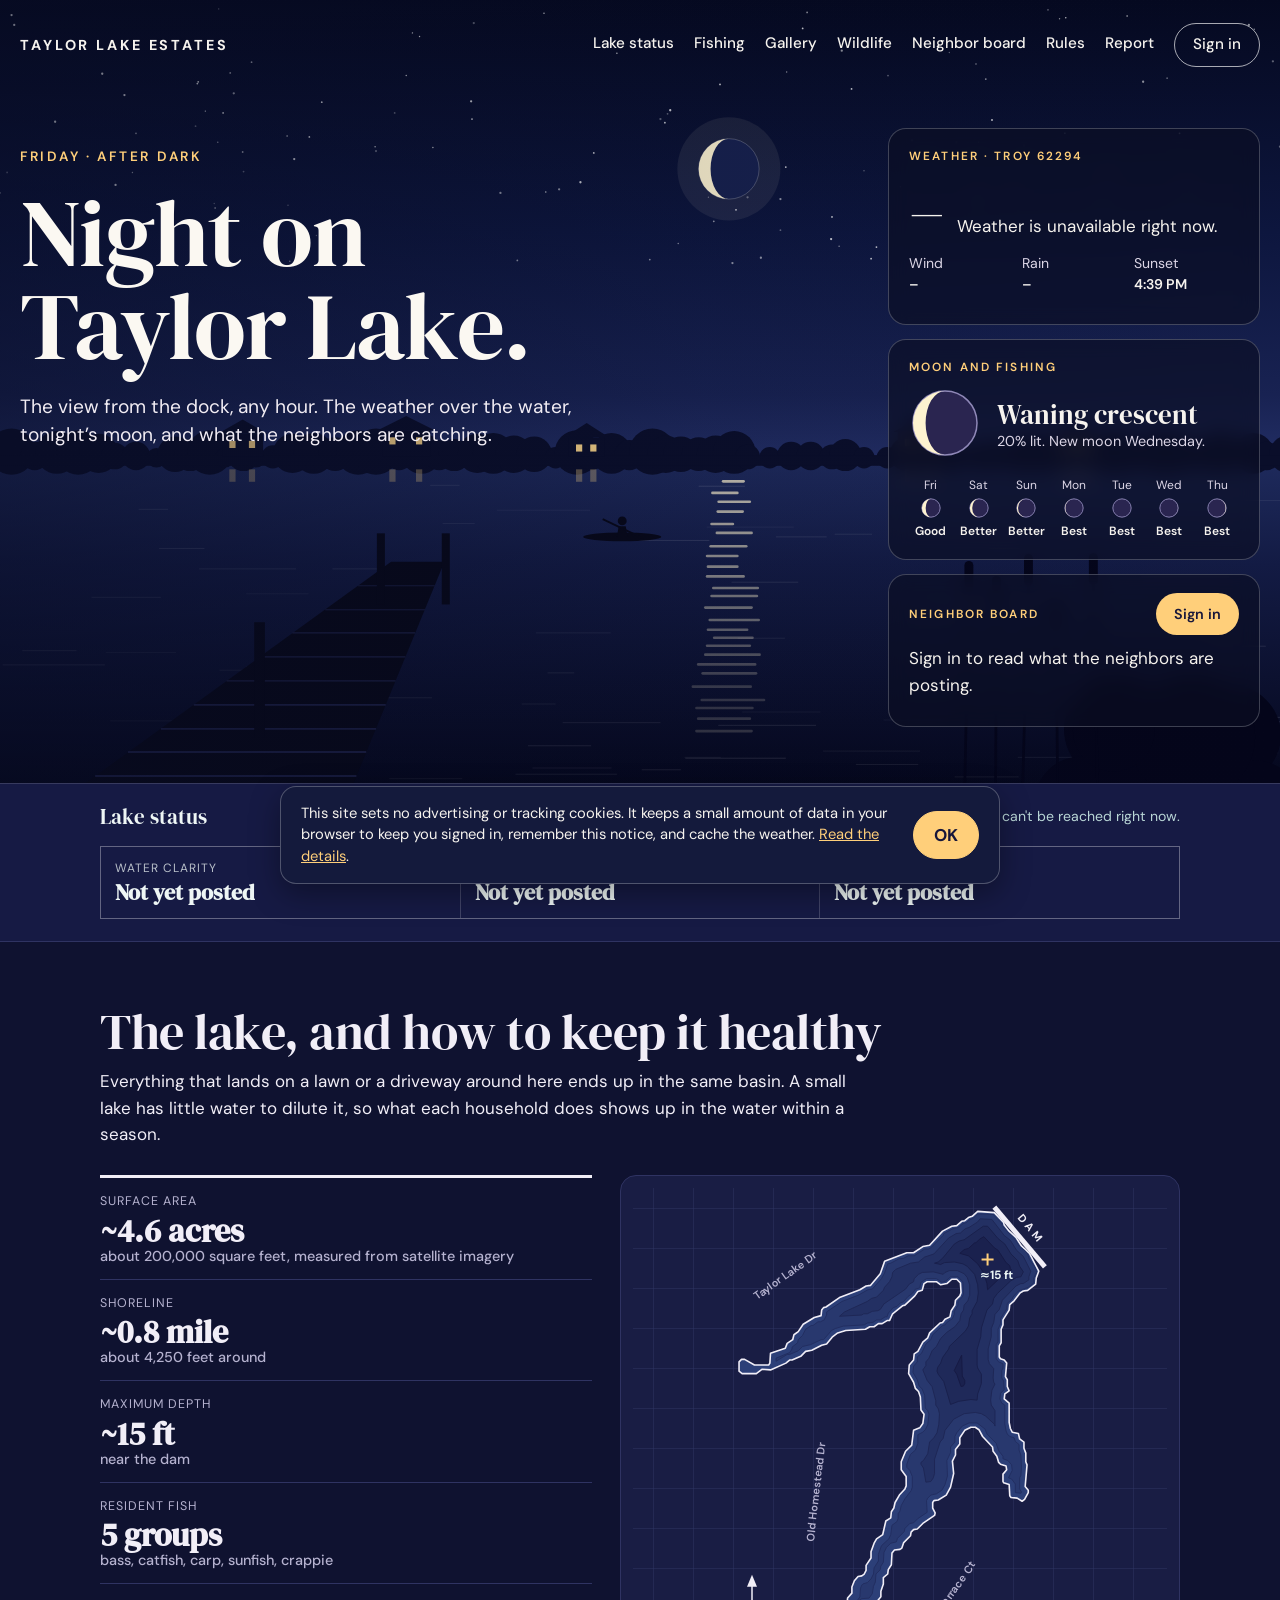
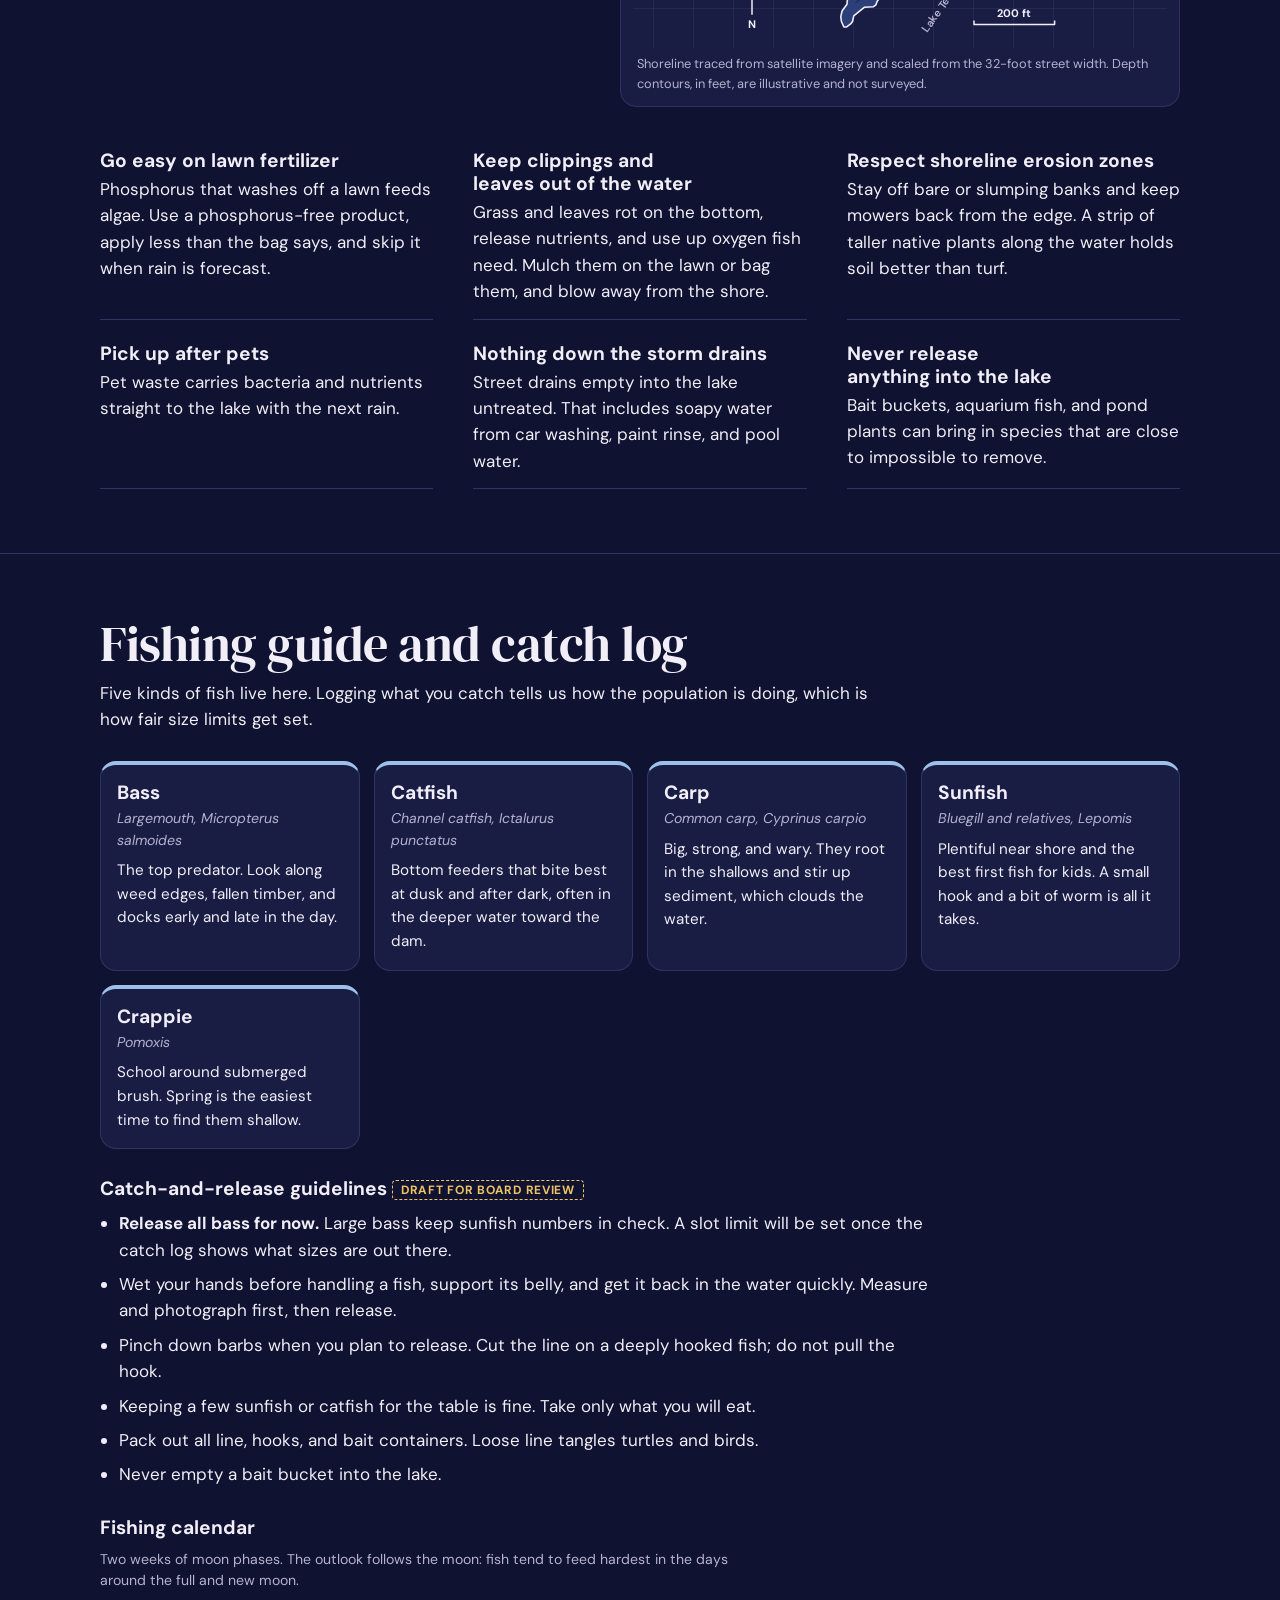
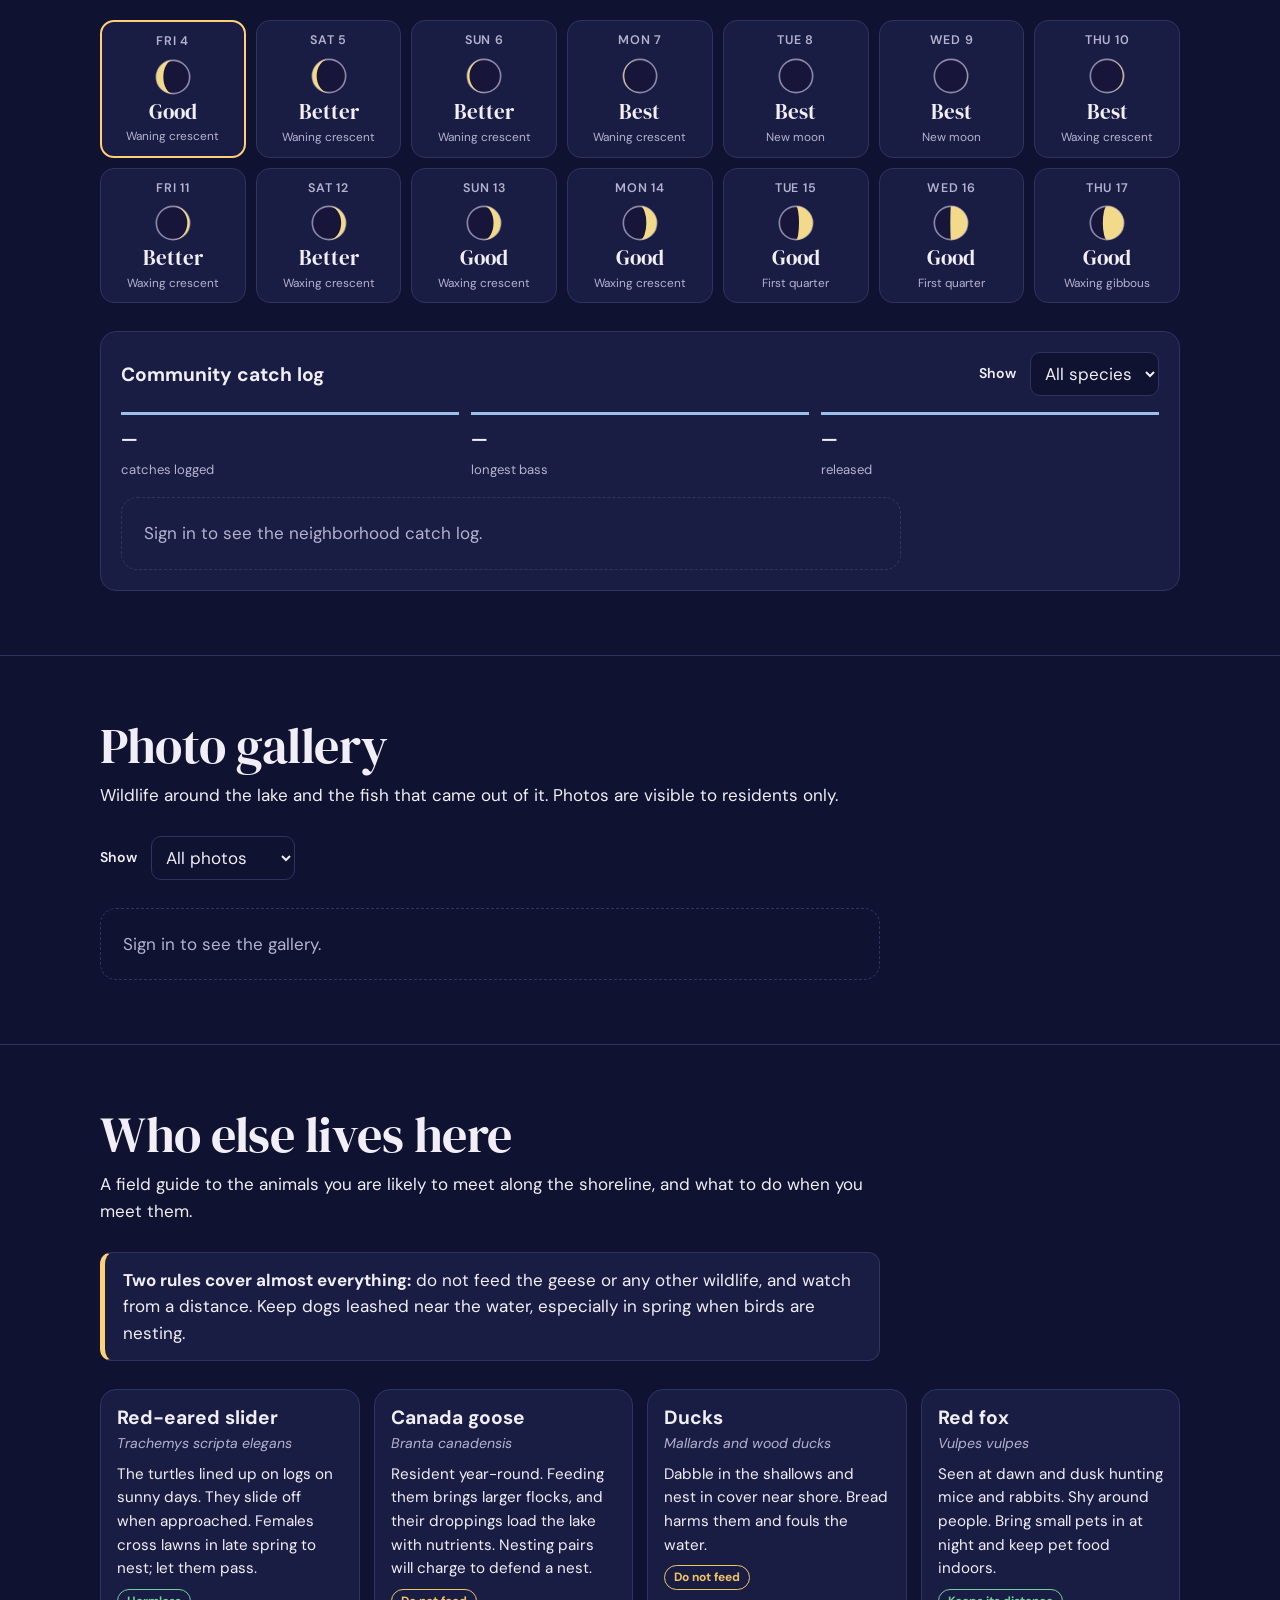
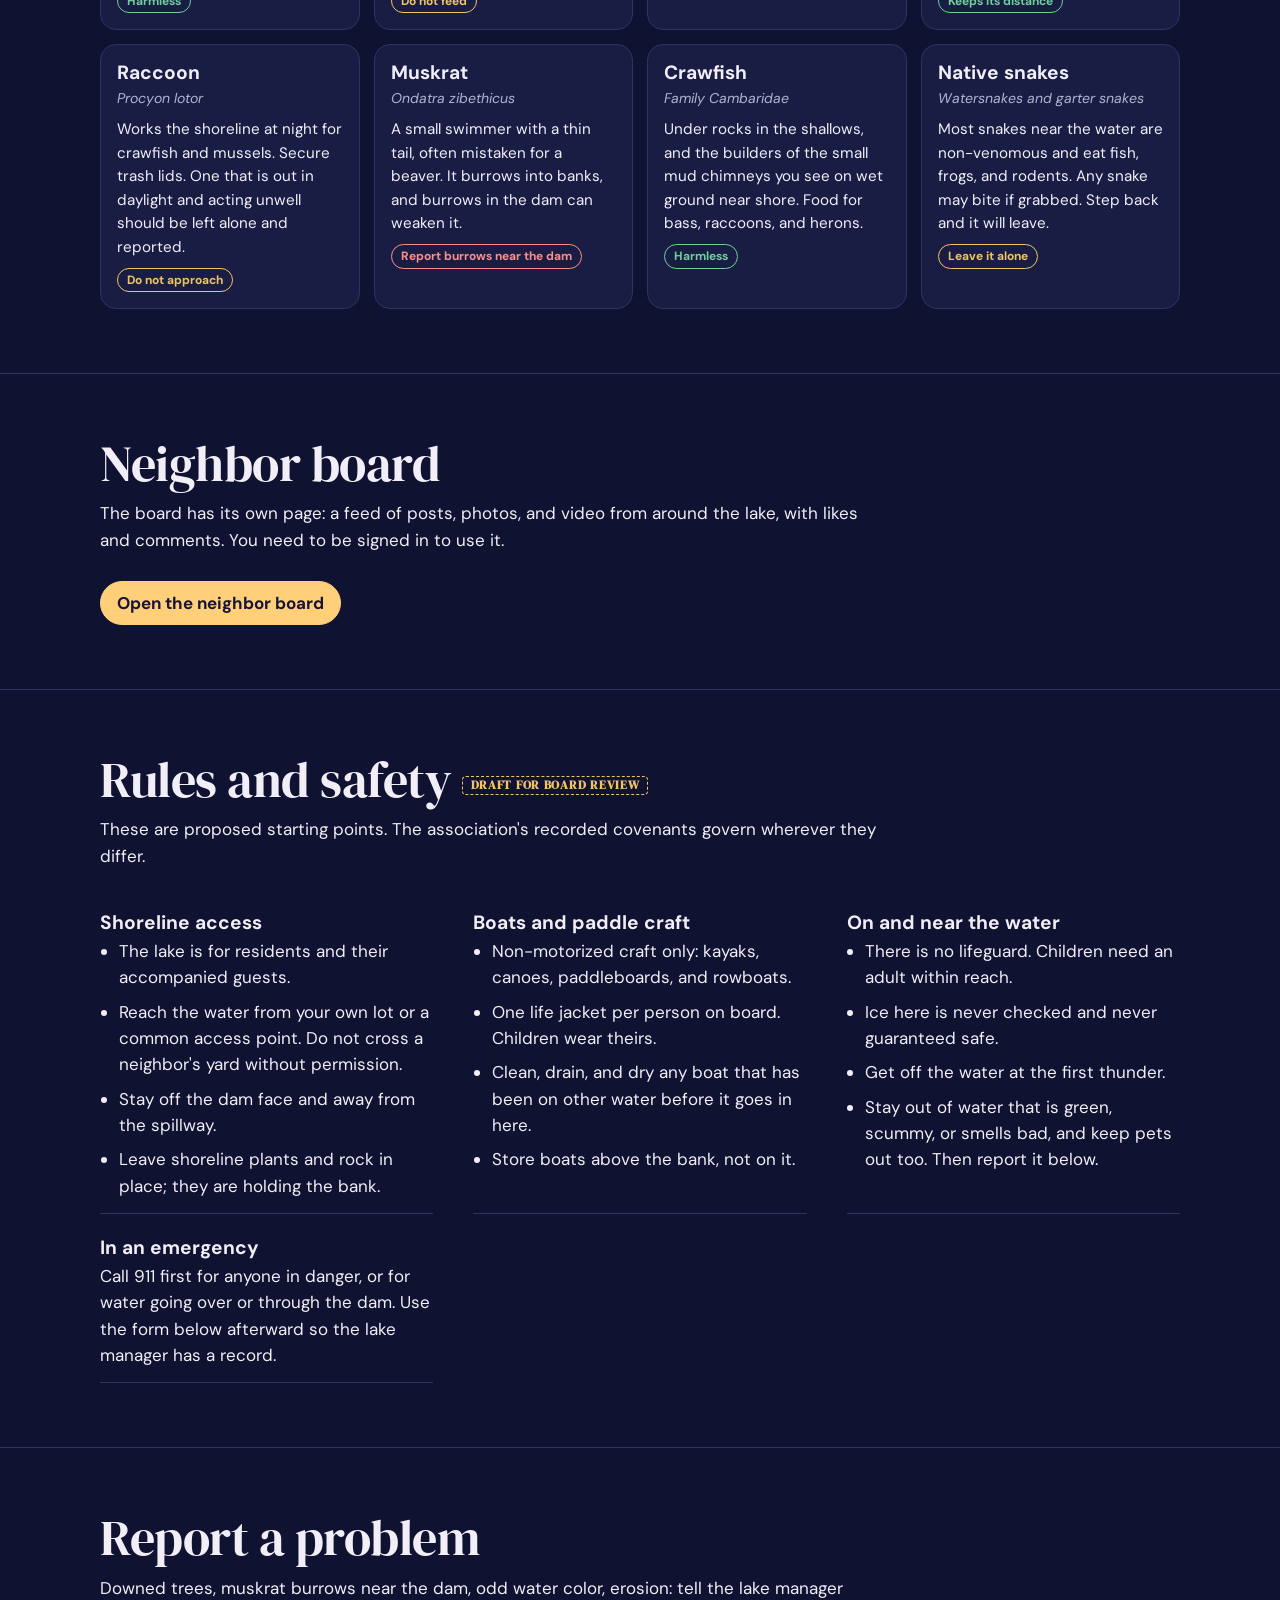
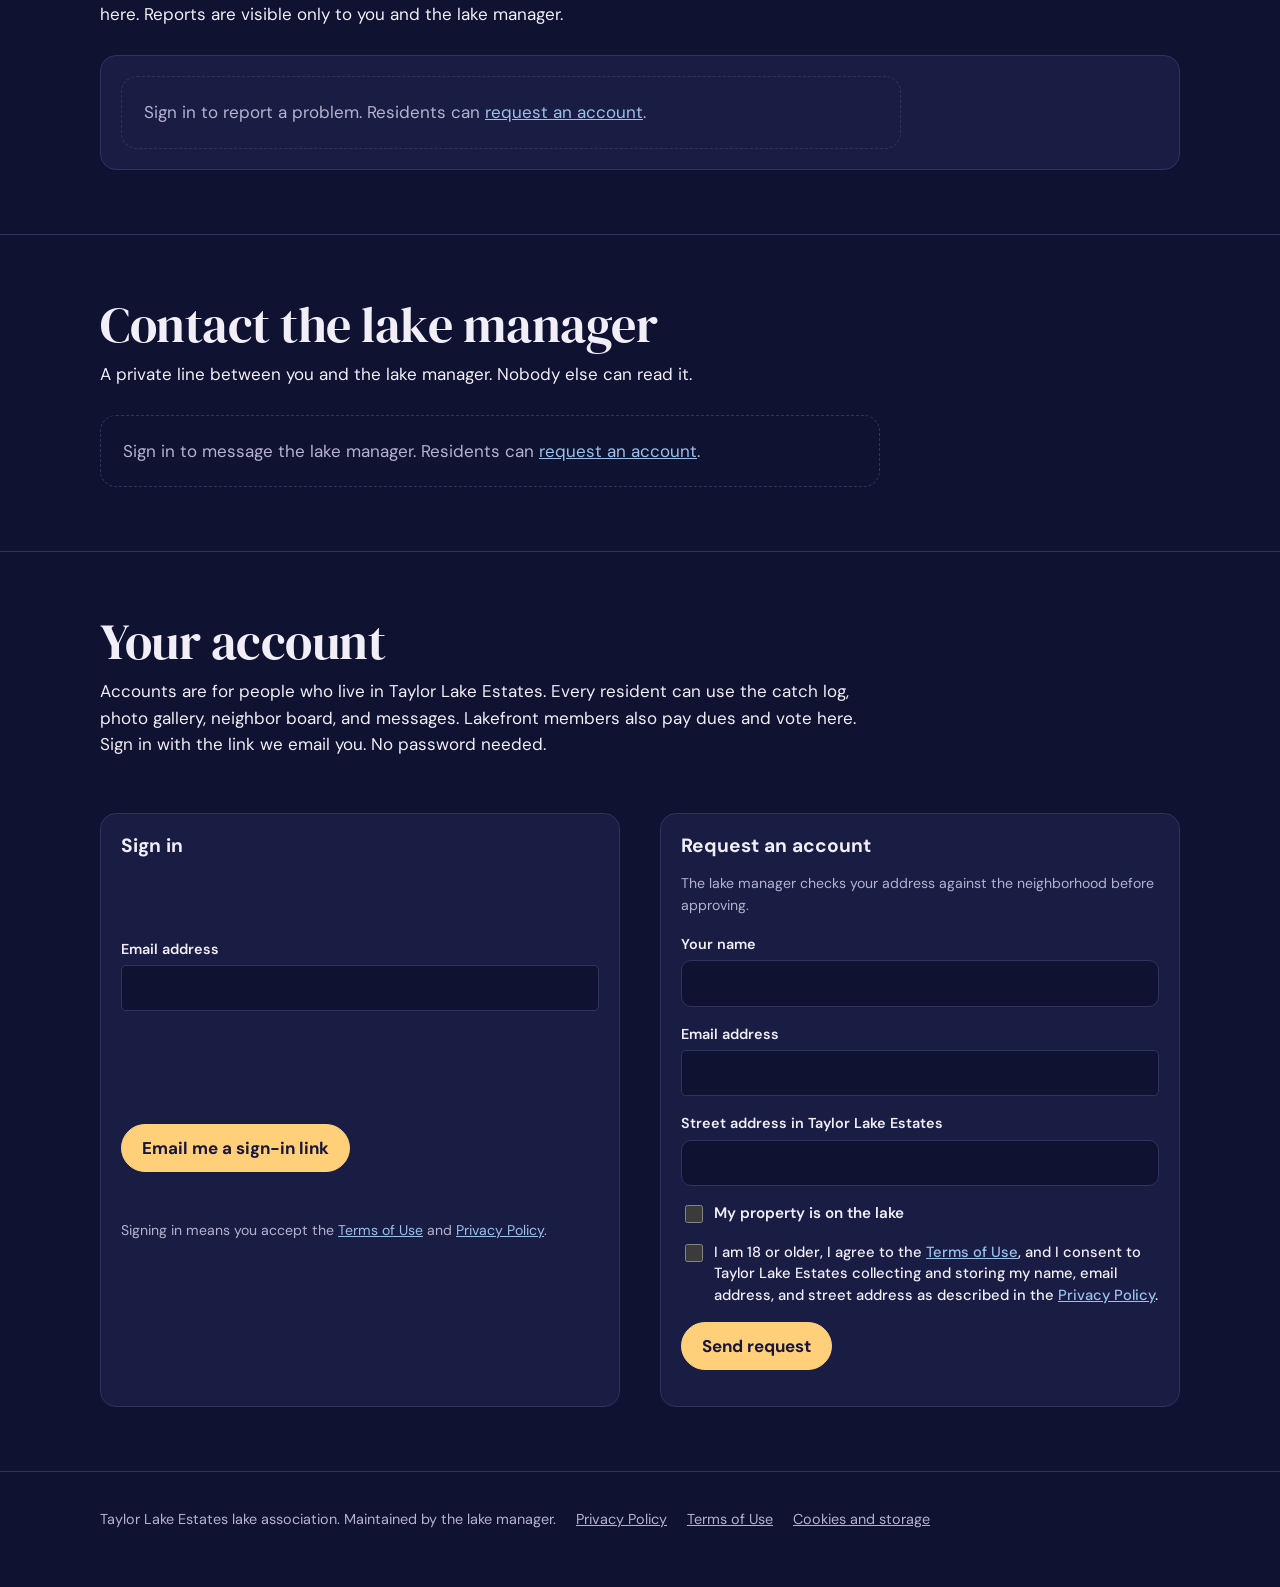
<file: index.html>
<!DOCTYPE html>
<html lang="en">
<head>
<meta charset="utf-8">
<meta name="viewport" content="width=device-width, initial-scale=1">
<title>Taylor Lake Estates</title>
<link rel="stylesheet" href="assets/fonts.css">
<style>
/* Layout idea: a window onto the lake. The hero is a drawn view from the dock that follows the real time of day and weather; the page palette follows it (light by day, indigo after sunset). */
:root{
  --paper:#f4f1ea; --surface:#fffdf8; --ink:#17163a; --muted:#5b5975; --line:#dcd6c9;
  --water:#2a5c8f; --shallow:#cfe0ee; --deep:#1b2a5e; --buoy:#b84a17; --on-accent:#fff;
  --ok:#2c7a4c; --warn:#946407; --crit:#b3372b;
  --display:"DM Serif Display",Georgia,"Times New Roman",serif;
  --body:"DM Sans","Segoe UI",system-ui,sans-serif;
  color-scheme:light;
}
:root[data-phase="dusk"],:root[data-phase="night"]{
  --paper:#0f1230; --surface:#191d44; --ink:#f1eef7; --muted:#b5b2cf; --line:#2f3362;
  --water:#9cc0ea; --shallow:#2c3f78; --deep:#161a44; --buoy:#ffcf7a; --on-accent:#17163a;
  --ok:#6fd09a; --warn:#f0c463; --crit:#ff8f85; color-scheme:dark;
}
*{box-sizing:border-box}
html{scroll-behavior:smooth;scroll-padding-top:72px}
@media (prefers-reduced-motion:reduce){html{scroll-behavior:auto}}
body{margin:0;background:var(--paper);color:var(--ink);font-family:var(--body);font-size:17px;line-height:1.55}
h1,h2,h3{font-family:var(--display);text-wrap:balance;margin:0;line-height:1.05}
h1{font-size:clamp(2.8rem,7.4vw,6.2rem);font-weight:400;letter-spacing:-.01em;line-height:.98}
h2{font-size:clamp(2rem,4.4vw,3.1rem);font-weight:400;letter-spacing:-.01em}
h3{font-family:var(--body);font-size:1.2rem;font-weight:700;line-height:1.2}
p{margin:0;max-width:65ch}
a{color:var(--water)}
:focus-visible{outline:3px solid var(--buoy);outline-offset:2px}
.wrap{max-width:1120px;margin:0 auto;padding:0 20px}
.num{font-variant-numeric:tabular-nums}
.muted{color:var(--muted)}
.small{font-size:.88rem}

/* nav, over the scene */
.top{position:absolute;top:0;left:0;right:0;z-index:3;color:#f6f3ee}
.top .wrap{display:flex;gap:8px 22px;align-items:center;flex-wrap:wrap;padding-top:22px;padding-bottom:12px;max-width:1280px}
.brand{font-weight:700;font-size:.9rem;letter-spacing:.2em;text-transform:uppercase;color:#f6f3ee;text-decoration:none;margin-right:auto}
.top nav{display:flex;gap:4px 20px;flex-wrap:wrap;align-items:center}
.top nav a{color:#f6f3ee;text-decoration:none;font-weight:500;font-size:.95rem;padding:10px 0;border-bottom:2px solid transparent}
.top nav a:hover{border-bottom-color:#ffcf7a}
.top nav a.pill-link{border:1px solid rgba(255,255,255,.65);border-radius:999px;padding:9px 18px}

/* hero: the view from the dock */
.hero{position:relative;overflow:hidden;background:#141a3c;color:#f6f3ee}
.scene{position:absolute;inset:0}
.scene svg{width:100%;height:100%;display:block}
.hero::after{content:"";position:absolute;inset:0;background:linear-gradient(90deg,rgba(8,12,36,.5),rgba(8,12,36,.12) 55%,rgba(8,12,36,0));pointer-events:none}
.hero-grid{position:relative;z-index:2;max-width:1280px;display:grid;grid-template-columns:minmax(0,1fr) 372px;gap:40px;padding-top:128px;padding-bottom:56px;min-height:780px;align-items:start}
.hero-copy{display:grid;gap:20px;align-content:start;padding-top:18px}
.kicker{font-weight:600;color:#ffcf7a;letter-spacing:.2em;text-transform:uppercase;font-size:.85rem}
.hero h1{color:#fbf8f2;max-width:11ch}
.hero p.lede{font-size:1.2rem;line-height:1.5;max-width:44ch;color:#f1ecf3}
.hero-cards{display:grid;gap:14px}
.glass{background:rgba(12,14,36,.66);border:1px solid rgba(255,255,255,.22);border-radius:18px;padding:18px 20px;display:grid;gap:10px;color:#f6f3ee;-webkit-backdrop-filter:blur(10px);backdrop-filter:blur(10px)}
.glass .lab{font-size:.74rem;font-weight:600;letter-spacing:.18em;text-transform:uppercase;color:#ffcf7a}
.glass .big{font-family:var(--display);font-size:4.2rem;line-height:1}
.glass .sub{color:#dcd6e6;font-size:.9rem}
.glass a{color:#ffcf7a}
.wx-now{display:flex;align-items:baseline;gap:12px;flex-wrap:wrap}
.wx-facts{display:grid;grid-template-columns:repeat(3,minmax(0,1fr));gap:8px;font-size:.88rem;color:#dcd6e6}
.wx-facts b{display:block;color:#f6f3ee;font-weight:600}
.moon-now{display:flex;align-items:center;gap:16px}
.moon-now svg{width:72px;height:72px;flex:none}
.moon-now .name{font-family:var(--display);font-size:1.7rem;line-height:1.1}
.week{display:grid;grid-template-columns:repeat(7,minmax(0,1fr));gap:4px;text-align:center;font-size:.75rem;color:#dcd6e6}
.week span{display:grid;gap:3px;justify-items:center}
.week svg{width:22px;height:22px}
.week b{color:#f6f3ee;font-weight:600}
.glass-head{display:flex;justify-content:space-between;align-items:center;gap:12px}
.glass a.go{background:#ffcf7a;color:#17163a;border-radius:999px;padding:10px 18px;font-weight:600;font-size:.9rem;text-decoration:none}
.chartbox{background:var(--surface);border:1px solid var(--line);border-radius:16px;padding:12px;max-width:560px}
#chart{display:block;width:100%;height:460px}
.chartbox figcaption{font-size:.8rem;color:var(--muted);padding:6px 4px 0}
figure{margin:0}

/* status strip */
.status{background:var(--deep);color:#eef6f5}
.status .wrap{padding-top:22px;padding-bottom:22px;display:grid;gap:18px}
.status-head{display:flex;gap:12px 16px;align-items:center;flex-wrap:wrap}
.status-head h2{font-size:1.3rem;letter-spacing:0;margin-right:auto}
.pill{display:inline-flex;align-items:center;gap:8px;font-weight:700;font-size:.85rem;padding:4px 12px;border-radius:999px;border:1.5px solid currentColor;white-space:nowrap}
.pill::before{content:"";width:9px;height:9px;border-radius:50%;background:currentColor}
.status .pill.ok{color:#8fe0b0}.status .pill.warn{color:#f3cf7a}.status .pill.crit{color:#ffa094}
.gauges{display:grid;grid-template-columns:repeat(auto-fit,minmax(170px,1fr));gap:1px;background:rgba(255,255,255,.18);border:1px solid rgba(255,255,255,.18)}
.gauge{background:var(--deep);padding:12px 14px}
.gauge dt{font-size:.75rem;text-transform:uppercase;letter-spacing:.08em;opacity:.75}
.gauge dd{margin:4px 0 0;font-family:var(--display);font-weight:700;font-size:1.35rem;line-height:1.15;overflow-wrap:anywhere}
dl{margin:0}
.notice{border-left:4px solid var(--buoy);padding:2px 0 2px 14px;max-width:75ch;white-space:pre-wrap}
.status .notice{border-left-color:#f08a4b}
.status a,.status .muted{color:#b9d6d6}
.upcoming{list-style:none;margin:0;padding:0;display:grid;gap:4px}
.upcoming li::before{content:"";display:inline-block;width:8px;height:8px;background:#f08a4b;margin-right:10px;transform:rotate(45deg)}

/* sections */
section.block{padding:64px 0;border-top:1px solid var(--line)}
.block>.wrap{display:grid;gap:28px}
.sec-head{display:grid;gap:10px}
.draft{display:inline-block;font-size:.75rem;font-weight:700;letter-spacing:.06em;text-transform:uppercase;color:var(--warn);border:1.5px dashed var(--warn);padding:2px 8px;border-radius:4px;vertical-align:middle}
.specs{display:grid;grid-template-columns:repeat(auto-fit,minmax(200px,1fr));gap:0;border-top:3px solid var(--ink)}
.specs div{padding:14px 18px 14px 0;border-bottom:1px solid var(--line)}
.specs dt{font-size:.78rem;text-transform:uppercase;letter-spacing:.08em;color:var(--muted)}
.specs dd{margin:2px 0 0;font-family:var(--display);font-weight:800;font-size:2rem;line-height:1.1}
.specs dd small{font-family:var(--body);font-weight:500;font-size:.9rem;color:var(--muted);display:block}
.two{display:grid;grid-template-columns:repeat(auto-fit,minmax(280px,1fr));gap:8px 40px}
.practice{padding:14px 0;border-bottom:1px solid var(--line)}
.practice h3{margin-bottom:4px}
.cards{display:grid;grid-template-columns:repeat(auto-fill,minmax(240px,1fr));gap:14px}
.card{background:var(--surface);border:1px solid var(--line);border-radius:6px;padding:16px;display:grid;gap:8px;align-content:start}
.card .sci{font-style:italic;color:var(--muted);font-size:.88rem;margin-top:-4px}
.card p{font-size:.95rem}
.tag{justify-self:start;font-size:.75rem;font-weight:700;padding:2px 9px;border-radius:999px;border:1.5px solid currentColor}
.tag.ok{color:var(--ok)}.tag.warn{color:var(--warn)}.tag.crit{color:var(--crit)}
.fish{border-top:4px solid var(--water)}
ul.plain{margin:0;padding-left:1.1em;display:grid;gap:8px;max-width:70ch}
.callout{background:var(--surface);border:1px solid var(--line);border-left:5px solid var(--buoy);border-radius:4px;padding:14px 18px}

/* forms and tables */
.panel{background:var(--surface);border:1px solid var(--line);border-radius:6px;padding:20px;display:grid;gap:16px}
form.grid{display:grid;grid-template-columns:repeat(auto-fit,minmax(180px,1fr));gap:14px}
.field{display:grid;gap:5px;align-content:start}
.field.wide{grid-column:1/-1}
label{font-weight:600;font-size:.9rem}
input,select,textarea,button{font:inherit;color:inherit}
input[type=text],input[type=number],input[type=date],select,textarea{width:100%;background:var(--paper);border:1.5px solid var(--line);border-radius:5px;padding:9px 10px}
textarea{min-height:90px;resize:vertical}
.check{display:flex;gap:8px;align-items:center;font-weight:600;font-size:.95rem}
.check input{width:18px;height:18px;accent-color:var(--water)}
button{cursor:pointer;border-radius:5px;border:1.5px solid var(--ink);background:transparent;padding:8px 16px;font-weight:700}
button.primary{background:var(--buoy);border-color:var(--buoy);color:var(--on-accent)}
a.btn{display:inline-block;border-radius:999px;background:var(--buoy);border:1.5px solid var(--buoy);color:var(--on-accent);padding:8px 16px;font-weight:700;text-decoration:none}
button.link{border:0;padding:2px 4px;color:var(--water);text-decoration:underline;font-weight:600;font-size:.88rem}
button:disabled{opacity:.5;cursor:not-allowed}
.status button{border-color:#eef6f5;color:#eef6f5}
.status .panel{color:var(--ink)}
.status .panel button{border-color:var(--ink);color:var(--ink)}
.status .panel button.primary{border-color:var(--buoy);color:var(--on-accent)}
.row{display:flex;gap:10px 14px;flex-wrap:wrap;align-items:center}
.msg{font-size:.92rem;font-weight:600}
.msg.err{color:var(--crit)}.msg.good{color:var(--ok)}
.tiles{display:grid;grid-template-columns:repeat(auto-fit,minmax(150px,1fr));gap:12px}
.tile{border-top:3px solid var(--water);padding-top:8px}
.tile b{display:block;font-family:var(--display);font-size:1.8rem;font-weight:800;line-height:1.1}
.tile span{font-size:.82rem;color:var(--muted)}
.scroll{overflow-x:auto}
table{border-collapse:collapse;width:100%;min-width:620px;font-size:.94rem}
th,td{text-align:left;padding:9px 12px 9px 0;border-bottom:1px solid var(--line);vertical-align:top}
th{font-size:.75rem;text-transform:uppercase;letter-spacing:.08em;color:var(--muted);font-weight:700}
td.note{max-width:260px;overflow-wrap:anywhere}
.empty{padding:22px;border:1.5px dashed var(--line);border-radius:6px;color:var(--muted)}
.report{padding:12px 0;border-bottom:1px solid var(--line);display:grid;gap:4px}
.report .row{justify-content:space-between}
.report p{overflow-wrap:anywhere;white-space:pre-wrap}
footer{border-top:1px solid var(--line);padding:28px 0 48px;color:var(--muted);font-size:.9rem}
[hidden]{display:none!important}
/* Living Window finish */
button{border-radius:999px;padding:10px 20px;min-height:44px}
button.link{min-height:0;border-radius:4px}
.panel,.card,.empty{border-radius:16px}
.callout{border-radius:12px}
input[type=text],input[type=number],input[type=date],input[type=email],input[type=file],select,textarea{border-radius:10px;min-height:44px;width:100%;background:var(--paper);border:1.5px solid var(--line);padding:9px 10px}
.status{border-top:1px solid rgba(255,255,255,.14)}
.stew-top{display:grid;grid-template-columns:minmax(0,1fr) minmax(0,560px);gap:28px;align-items:start}
.stew-top .specs{grid-template-columns:1fr}
/* fishing calendar */
.cal{display:grid;grid-template-columns:repeat(7,minmax(0,1fr));gap:10px}
.cal div{background:var(--surface);border:1px solid var(--line);border-radius:14px;padding:10px 6px;display:grid;gap:5px;justify-items:center;text-align:center}
.cal div.today{border-color:var(--buoy);border-width:2px}
.cal .d{font-size:.78rem;font-weight:600;letter-spacing:.06em;text-transform:uppercase;color:var(--muted)}
.cal svg{width:40px;height:40px}
.cal .o{font-family:var(--display);font-size:1.3rem;line-height:1}
.cal .p{font-size:.74rem;color:var(--muted)}
/* gallery */
.gal{display:grid;grid-template-columns:repeat(auto-fill,minmax(220px,1fr));gap:14px}
.gal figure{background:var(--surface);border:1px solid var(--line);border-radius:16px;overflow:hidden;display:grid}
.gal .shot{display:block;padding:0;border:0;border-radius:0;min-height:0;background:var(--line);cursor:zoom-in;aspect-ratio:4/3;width:100%}
.gal .shot img{width:100%;height:100%;object-fit:cover;display:block}
.gal figcaption{padding:10px 12px 12px;display:grid;gap:4px;font-size:.92rem}
.gal figcaption .meta{display:flex;justify-content:space-between;gap:8px;align-items:center;font-size:.8rem;color:var(--muted)}
.gal .empty{grid-column:1/-1}
dialog#lightbox{border:0;border-radius:16px;padding:14px;background:var(--surface);color:var(--ink);max-width:min(94vw,1100px)}
dialog#lightbox::backdrop{background:rgba(5,6,26,.82)}
dialog#lightbox img{max-width:100%;max-height:76vh;display:block;border-radius:10px;margin:0 auto}
dialog#lightbox .row{justify-content:space-between;margin-top:10px}
/* votes, messages, hub, notice */
.vote-form{display:grid;gap:12px}
.vote-form fieldset{border:0;margin:0;padding:0;display:grid;gap:10px}
.vote-form legend{padding:0;margin-bottom:8px}
.check input[type=radio]{width:20px;height:20px;accent-color:var(--water)}
.bars{display:grid;gap:10px}
.bar .track{height:10px;border-radius:999px;background:var(--line);overflow:hidden;margin-top:4px}
.bar .fill{height:100%;background:var(--water);border-radius:999px}
details summary{cursor:pointer;font-weight:600;padding:6px 0}
.thread{padding:14px 0;border-bottom:1px solid var(--line);display:grid;gap:10px}
.bubble{background:var(--paper);border:1px solid var(--line);border-radius:14px;padding:10px 14px;display:grid;gap:4px;max-width:640px}
.bubble.mine{justify-self:end;border-color:var(--water)}
.bubble .meta{display:flex;gap:10px;font-size:.82rem;color:var(--muted)}
.bubble p{white-space:pre-wrap;overflow-wrap:anywhere}
#msg-thread{display:grid;gap:10px}
.hub{display:grid;grid-template-columns:repeat(auto-fit,minmax(200px,1fr));gap:14px}
.hub-card{background:var(--surface);border:1px solid var(--line);border-radius:16px;padding:16px 18px;display:grid;gap:6px;align-content:start}
.hub-card .lab{font-size:.74rem;font-weight:700;letter-spacing:.16em;text-transform:uppercase;color:var(--muted)}
.hub-card .big{font-family:var(--display);font-size:1.9rem;line-height:1.05}
.hub-card a{font-weight:600;padding:6px 0}
.consent{align-items:flex-start;font-weight:500;font-size:.92rem;line-height:1.45}
.consent input{flex:none;margin-top:2px}
#cookie-bar{position:fixed;left:16px;right:16px;bottom:16px;z-index:20;max-width:720px;margin:0 auto;background:#141a3c;color:#f6f3ee;border:1px solid rgba(255,255,255,.25);border-radius:16px;padding:16px 20px;display:flex;gap:12px 20px;align-items:center;flex-wrap:wrap;box-shadow:0 10px 30px rgba(0,0,0,.35)}
#cookie-bar p{flex:1 1 320px;font-size:.92rem;line-height:1.45;max-width:none}
#cookie-bar a{color:#ffcf7a}
#cookie-bar button{background:#ffcf7a;border-color:#ffcf7a;color:#17163a}
footer .wrap{display:flex;gap:8px 20px;flex-wrap:wrap;align-items:center}
footer a{color:var(--muted);padding:8px 0}
/* neighbor board */
.post{padding:16px 0;border-bottom:1px solid var(--line);display:grid;gap:8px}
.post .meta{display:flex;gap:8px 12px;flex-wrap:wrap;align-items:center;font-size:.84rem;color:var(--muted)}
.post p{white-space:pre-wrap;overflow-wrap:anywhere;font-size:1.05rem}
.replies{display:grid;gap:10px;margin-left:18px;padding-left:16px;border-left:2px solid var(--line)}
.replies p{font-size:.98rem}
.reply-form{display:flex;gap:8px;flex-wrap:wrap}
.reply-form input{flex:1 1 220px;width:auto}
@media (max-width:900px){
  .hero-grid{grid-template-columns:1fr;padding-top:150px;min-height:0}
  .stew-top{grid-template-columns:1fr}
  .cal{grid-template-columns:repeat(4,minmax(0,1fr))}
  #chart{height:400px}
  section.block{padding:44px 0}
}
</style>
</head>
<body>

<header class="top">
  <div class="wrap">
    <a class="brand" href="#top">Taylor Lake Estates</a>
    <nav aria-label="Sections">
      <a href="#lake-status">Lake status</a>
      <a href="#fishing">Fishing</a>
      <a href="#gallery">Gallery</a>
      <a href="#wildlife">Wildlife</a>
      <a href="board.html">Neighbor board</a>
      <a href="#rules">Rules</a>
      <a href="#votes" id="nav-votes" hidden>Votes</a>
      <a href="#dues" id="nav-dues" hidden>Dues</a>
      <a href="#report">Report</a>
      <a href="#account" id="nav-account" class="pill-link">Sign in</a>
    </nav>
  </div>
</header>

<main id="top">
<div class="hero">
  <div class="scene" id="scene" aria-hidden="true"></div>
  <div class="wrap hero-grid">
    <div class="hero-copy">
      <p class="kicker" id="hero-kicker">Lake association</p>
      <h1 id="hero-title">Taylor Lake.</h1>
      <p class="lede">The view from the dock, any hour. The weather over the water, tonight&rsquo;s moon, and what the neighbors are catching.</p>
    </div>
    <div class="hero-cards">
      <div class="glass" id="wx-card" aria-live="polite">
        <span class="lab">Weather &middot; Troy 62294</span>
        <div class="wx-now"><span class="big num" id="wx-temp">&ndash;</span><span id="wx-desc">Checking the sky&hellip;</span></div>
        <div class="wx-facts"><span>Wind<b id="wx-wind">&ndash;</b></span><span>Rain<b id="wx-rain">&ndash;</b></span><span>Sunset<b id="wx-sunset">&ndash;</b></span></div>
        <div class="wx-facts" id="wx-days"></div>
      </div>
      <div class="glass">
        <span class="lab">Moon and fishing</span>
        <div class="moon-now"><span id="moon-big"></span><div><div class="name" id="moon-name"></div><div class="sub" id="moon-sub"></div></div></div>
        <div class="week" id="moon-week"></div>
      </div>
      <div class="glass">
        <div class="glass-head"><span class="lab">Neighbor board</span><a class="go" href="board.html" id="bc-go">Open</a></div>
        <div id="bc-body">Sign in to read what the neighbors are posting.</div>
        <div class="sub" id="bc-meta"></div>
      </div>
    </div>
  </div>
</div>

<section class="status" id="lake-status" aria-labelledby="status-h">
  <div class="wrap">
    <div class="status-head">
      <h2 id="status-h">Lake status</h2>
      <span class="pill ok" id="st-pill" hidden></span>
      <span class="small muted" id="st-updated">Loading the latest readings…</span>
      <button type="button" id="st-edit" hidden>Update status</button>
    </div>
    <dl class="gauges">
      <div class="gauge"><dt>Water clarity</dt><dd id="st-clarity">…</dd></div>
      <div class="gauge"><dt>Surface temperature</dt><dd id="st-temp">…</dd></div>
      <div class="gauge"><dt>Water level</dt><dd id="st-level">…</dd></div>
    </dl>
    <p class="notice" id="st-notice" hidden></p>
    <div id="st-upcoming-box" hidden>
      <p class="small muted" style="margin-bottom:6px">Upcoming maintenance</p>
      <ul class="upcoming" id="st-upcoming"></ul>
    </div>
    <form class="panel" id="st-form" hidden>
      <h3>Update lake status</h3>
      <div class="grid" style="display:grid;grid-template-columns:repeat(auto-fit,minmax(180px,1fr));gap:14px">
        <div class="field"><label for="f-cond">Condition</label>
          <select id="f-cond"><option value="ok">Open, normal conditions</option><option value="warn">Advisory</option><option value="crit">Closed, stay off the water</option></select></div>
        <div class="field"><label for="f-clarity">Water clarity</label><input type="text" id="f-clarity" maxlength="40" placeholder="e.g. 3.5 ft Secchi"></div>
        <div class="field"><label for="f-temp">Surface temperature</label><input type="text" id="f-temp" maxlength="40" placeholder="e.g. 48 °F"></div>
        <div class="field"><label for="f-level">Water level</label><input type="text" id="f-level" maxlength="40" placeholder="e.g. Normal pool"></div>
        <div class="field wide"><label for="f-notice">Notice to residents</label><textarea id="f-notice" maxlength="600"></textarea></div>
        <div class="field wide"><label for="f-upcoming">Upcoming maintenance, one item per line</label><textarea id="f-upcoming" maxlength="800" placeholder="Dec 3: Dam inspection"></textarea></div>
      </div>
      <div class="row"><button class="primary" type="submit" id="st-save">Publish status</button><button type="button" id="st-cancel">Cancel</button><span class="msg" id="st-msg" role="status"></span></div>
    </form>
  </div>
</section>

<section class="block" id="stewardship" aria-labelledby="stew-h">
  <div class="wrap">
    <div class="sec-head">
      <h2 id="stew-h">The lake, and how to keep it healthy</h2>
      <p>Everything that lands on a lawn or a driveway around here ends up in the same basin. A small lake has little water to dilute it, so what each household does shows up in the water within a season.</p>
    </div>
    <div class="stew-top">
    <dl class="specs">
      <div><dt>Surface area</dt><dd class="num">~4.6 acres<small>about 200,000 square feet, measured from satellite imagery</small></dd></div>
      <div><dt>Shoreline</dt><dd class="num">~0.8 mile<small>about 4,250 feet around</small></dd></div>
      <div><dt>Maximum depth</dt><dd class="num">~15 ft<small>near the dam</small></dd></div>
      <div><dt>Resident fish</dt><dd class="num">5 groups<small>bass, catfish, carp, sunfish, crappie</small></dd></div>
    </dl>
    <figure class="chartbox">
      <canvas id="chart" role="img" aria-label="Map of the lake traced from satellite imagery: a long arm reaching west along Taylor Lake Drive, a main body running south, and a small cove on the east side. Depth contours every three feet, deepest at about fifteen feet beside the dam on the northeast bank."></canvas>
      <figcaption>Shoreline traced from satellite imagery and scaled from the 32-foot street width. Depth contours, in feet, are illustrative and not surveyed.</figcaption>
    </figure>
    </div>
    <div class="two">
      <div class="practice"><h3>Go easy on lawn fertilizer</h3><p>Phosphorus that washes off a lawn feeds algae. Use a phosphorus-free product, apply less than the bag says, and skip it when rain is forecast.</p></div>
      <div class="practice"><h3>Keep clippings and leaves out of the water</h3><p>Grass and leaves rot on the bottom, release nutrients, and use up oxygen fish need. Mulch them on the lawn or bag them, and blow away from the shore.</p></div>
      <div class="practice"><h3>Respect shoreline erosion zones</h3><p>Stay off bare or slumping banks and keep mowers back from the edge. A strip of taller native plants along the water holds soil better than turf.</p></div>
      <div class="practice"><h3>Pick up after pets</h3><p>Pet waste carries bacteria and nutrients straight to the lake with the next rain.</p></div>
      <div class="practice"><h3>Nothing down the storm drains</h3><p>Street drains empty into the lake untreated. That includes soapy water from car washing, paint rinse, and pool water.</p></div>
      <div class="practice"><h3>Never release anything into the lake</h3><p>Bait buckets, aquarium fish, and pond plants can bring in species that are close to impossible to remove.</p></div>
    </div>
  </div>
</section>

<section class="block" id="fishing" aria-labelledby="fish-h">
  <div class="wrap">
    <div class="sec-head">
      <h2 id="fish-h">Fishing guide and catch log</h2>
      <p>Five kinds of fish live here. Logging what you catch tells us how the population is doing, which is how fair size limits get set.</p>
    </div>
    <div class="cards">
      <article class="card fish"><h3>Bass</h3><p class="sci">Largemouth, <span lang="la">Micropterus salmoides</span></p><p>The top predator. Look along weed edges, fallen timber, and docks early and late in the day.</p></article>
      <article class="card fish"><h3>Catfish</h3><p class="sci">Channel catfish, <span lang="la">Ictalurus punctatus</span></p><p>Bottom feeders that bite best at dusk and after dark, often in the deeper water toward the dam.</p></article>
      <article class="card fish"><h3>Carp</h3><p class="sci">Common carp, <span lang="la">Cyprinus carpio</span></p><p>Big, strong, and wary. They root in the shallows and stir up sediment, which clouds the water.</p></article>
      <article class="card fish"><h3>Sunfish</h3><p class="sci">Bluegill and relatives, <span lang="la">Lepomis</span></p><p>Plentiful near shore and the best first fish for kids. A small hook and a bit of worm is all it takes.</p></article>
      <article class="card fish"><h3>Crappie</h3><p class="sci"><span lang="la">Pomoxis</span></p><p>School around submerged brush. Spring is the easiest time to find them shallow.</p></article>
    </div>

    <div class="sec-head">
      <h3>Catch-and-release guidelines <span class="draft">Draft for board review</span></h3>
      <ul class="plain">
        <li><strong>Release all bass for now.</strong> Large bass keep sunfish numbers in check. A slot limit will be set once the catch log shows what sizes are out there.</li>
        <li>Wet your hands before handling a fish, support its belly, and get it back in the water quickly. Measure and photograph first, then release.</li>
        <li>Pinch down barbs when you plan to release. Cut the line on a deeply hooked fish; do not pull the hook.</li>
        <li>Keeping a few sunfish or catfish for the table is fine. Take only what you will eat.</li>
        <li>Pack out all line, hooks, and bait containers. Loose line tangles turtles and birds.</li>
        <li>Never empty a bait bucket into the lake.</li>
      </ul>
    </div>

    <div class="sec-head">
      <h3>Fishing calendar</h3>
      <p class="small muted">Two weeks of moon phases. The outlook follows the moon: fish tend to feed hardest in the days around the full and new moon.</p>
    </div>
    <div class="cal" id="fish-cal"></div>

    <div class="panel">
      <div class="row" style="justify-content:space-between"><h3>Community catch log</h3>
        <div class="row"><label for="log-filter" class="small">Show</label>
          <select id="log-filter" style="width:auto"><option value="">All species</option><option>Bass</option><option>Catfish</option><option>Carp</option><option>Sunfish</option><option>Crappie</option></select></div>
      </div>
      <div class="tiles">
        <div class="tile"><b class="num" id="t-count">–</b><span>catches logged</span></div>
        <div class="tile"><b class="num" id="t-bass">–</b><span>longest bass</span></div>
        <div class="tile"><b class="num" id="t-rel">–</b><span>released</span></div>
      </div>
      <div id="log-list"><p class="empty">Sign in to see the neighborhood catch log.</p></div>

      <form class="grid" id="catch-form" hidden>
        <h3 class="field wide">Log a catch</h3>
        <div class="field"><label for="c-species">Species</label>
          <select id="c-species" required><option>Bass</option><option>Catfish</option><option>Carp</option><option>Sunfish</option><option>Crappie</option></select></div>
        <div class="field"><label for="c-length">Length (inches)</label><input type="number" id="c-length" min="1" max="60" step="0.25" required></div>
        <div class="field"><label for="c-weight">Weight (lb), optional</label><input type="number" id="c-weight" min="0" max="80" step="0.1"></div>
        <div class="field"><label for="c-date">Date caught</label><input type="date" id="c-date" required></div>
        <div class="field wide"><label for="c-note">Where and how, optional</label><input type="text" id="c-note" maxlength="140" placeholder="North cove, plastic worm"></div>
        <div class="field wide row"><label class="check" for="c-released"><input type="checkbox" id="c-released" checked> Released</label>
          <button class="primary" type="submit" id="c-save">Add to the log</button><span class="msg" id="c-msg" role="status"></span></div>
      </form>
    </div>
  </div>
</section>

<section class="block" id="gallery" aria-labelledby="gal-h">
  <div class="wrap">
    <div class="sec-head">
      <h2 id="gal-h">Photo gallery</h2>
      <p>Wildlife around the lake and the fish that came out of it. Photos are visible to residents only.</p>
    </div>
    <div class="row"><label for="gal-filter" class="small">Show</label>
      <select id="gal-filter" style="width:auto"><option value="">All photos</option><option value="wildlife">Wildlife</option><option value="catch">Fish catches</option></select></div>
    <div class="gal" id="gal-grid"><p class="empty">Sign in to see the gallery.</p></div>
    <form class="panel grid" id="gal-form" hidden>
      <h3 class="field wide">Add a photo</h3>
      <div class="field"><label for="g-file">Photo</label><input type="file" id="g-file" accept="image/jpeg,image/png,image/webp" required></div>
      <div class="field"><label for="g-kind">What is it?</label><select id="g-kind" required><option value="wildlife">Wildlife</option><option value="catch">Fish catch</option></select></div>
      <div class="field wide"><label for="g-cap">Caption, optional</label><input type="text" id="g-cap" maxlength="140" placeholder="Great blue heron off the north cove"></div>
      <div class="field wide row"><button class="primary" type="submit" id="g-save">Add to the gallery</button><span class="msg" id="g-msg" role="status"></span></div>
      <p class="field wide small muted">Only post photos you took. Leave out people who have not agreed to be pictured.</p>
    </form>
  </div>
</section>
<dialog id="lightbox" aria-label="Photo"><img id="lb-img" alt=""><div class="row"><span id="lb-cap"></span><button type="button" id="lb-close">Close</button></div></dialog>

<section class="block" id="wildlife" aria-labelledby="wild-h">
  <div class="wrap">
    <div class="sec-head">
      <h2 id="wild-h">Who else lives here</h2>
      <p>A field guide to the animals you are likely to meet along the shoreline, and what to do when you meet them.</p>
    </div>
    <p class="callout"><strong>Two rules cover almost everything:</strong> do not feed the geese or any other wildlife, and watch from a distance. Keep dogs leashed near the water, especially in spring when birds are nesting.</p>
    <div class="cards">
      <article class="card"><h3>Red-eared slider</h3><p class="sci" lang="la">Trachemys scripta elegans</p><p>The turtles lined up on logs on sunny days. They slide off when approached. Females cross lawns in late spring to nest; let them pass.</p><span class="tag ok">Harmless</span></article>
      <article class="card"><h3>Canada goose</h3><p class="sci" lang="la">Branta canadensis</p><p>Resident year-round. Feeding them brings larger flocks, and their droppings load the lake with nutrients. Nesting pairs will charge to defend a nest.</p><span class="tag warn">Do not feed</span></article>
      <article class="card"><h3>Ducks</h3><p class="sci">Mallards and wood ducks</p><p>Dabble in the shallows and nest in cover near shore. Bread harms them and fouls the water.</p><span class="tag warn">Do not feed</span></article>
      <article class="card"><h3>Red fox</h3><p class="sci" lang="la">Vulpes vulpes</p><p>Seen at dawn and dusk hunting mice and rabbits. Shy around people. Bring small pets in at night and keep pet food indoors.</p><span class="tag ok">Keeps its distance</span></article>
      <article class="card"><h3>Raccoon</h3><p class="sci" lang="la">Procyon lotor</p><p>Works the shoreline at night for crawfish and mussels. Secure trash lids. One that is out in daylight and acting unwell should be left alone and reported.</p><span class="tag warn">Do not approach</span></article>
      <article class="card"><h3>Muskrat</h3><p class="sci" lang="la">Ondatra zibethicus</p><p>A small swimmer with a thin tail, often mistaken for a beaver. It burrows into banks, and burrows in the dam can weaken it.</p><span class="tag crit">Report burrows near the dam</span></article>
      <article class="card"><h3>Crawfish</h3><p class="sci">Family <span lang="la">Cambaridae</span></p><p>Under rocks in the shallows, and the builders of the small mud chimneys you see on wet ground near shore. Food for bass, raccoons, and herons.</p><span class="tag ok">Harmless</span></article>
      <article class="card"><h3>Native snakes</h3><p class="sci">Watersnakes and garter snakes</p><p>Most snakes near the water are non-venomous and eat fish, frogs, and rodents. Any snake may bite if grabbed. Step back and it will leave.</p><span class="tag warn">Leave it alone</span></article>
    </div>
  </div>
</section>

<section class="block" id="board" aria-labelledby="board-h">
  <div class="wrap">
    <div class="sec-head">
      <h2 id="board-h">Neighbor board</h2>
      <p>The board has its own page: a feed of posts, photos, and video from around the lake, with likes and comments. You need to be signed in to use it.</p>
    </div>
    <div class="row"><a class="btn" href="board.html">Open the neighbor board</a></div>
  </div>
</section>

<section class="block" id="rules" aria-labelledby="rules-h">
  <div class="wrap">
    <div class="sec-head">
      <h2 id="rules-h">Rules and safety <span class="draft">Draft for board review</span></h2>
      <p>These are proposed starting points. The association's recorded covenants govern wherever they differ.</p>
    </div>
    <div class="two">
      <div class="practice"><h3>Shoreline access</h3><ul class="plain">
        <li>The lake is for residents and their accompanied guests.</li>
        <li>Reach the water from your own lot or a common access point. Do not cross a neighbor's yard without permission.</li>
        <li>Stay off the dam face and away from the spillway.</li>
        <li>Leave shoreline plants and rock in place; they are holding the bank.</li>
      </ul></div>
      <div class="practice"><h3>Boats and paddle craft</h3><ul class="plain">
        <li>Non-motorized craft only: kayaks, canoes, paddleboards, and rowboats.</li>
        <li>One life jacket per person on board. Children wear theirs.</li>
        <li>Clean, drain, and dry any boat that has been on other water before it goes in here.</li>
        <li>Store boats above the bank, not on it.</li>
      </ul></div>
      <div class="practice"><h3>On and near the water</h3><ul class="plain">
        <li>There is no lifeguard. Children need an adult within reach.</li>
        <li>Ice here is never checked and never guaranteed safe.</li>
        <li>Get off the water at the first thunder.</li>
        <li>Stay out of water that is green, scummy, or smells bad, and keep pets out too. Then report it below.</li>
      </ul></div>
      <div class="practice"><h3>In an emergency</h3><p>Call 911 first for anyone in danger, or for water going over or through the dam. Use the form below afterward so the lake manager has a record.</p></div>
    </div>
  </div>
</section>

<section class="block" id="votes" aria-labelledby="votes-h" hidden>
  <div class="wrap">
    <div class="sec-head">
      <h2 id="votes-h">Association votes</h2>
      <p>Lakefront members vote here on association business. Each lakefront property has one vote.</p>
    </div>
    <div id="poll-list" style="display:grid;gap:16px"></div>
    <form class="panel grid" id="poll-form" hidden>
      <h3 class="field wide">Call a vote</h3>
      <div class="field wide"><label for="pl-title">Question</label><input type="text" id="pl-title" maxlength="140" required></div>
      <div class="field wide"><label for="pl-details">Background, optional</label><textarea id="pl-details" maxlength="2000"></textarea></div>
      <div class="field wide"><label for="pl-opts">Choices, one per line (two to six)</label><textarea id="pl-opts" required placeholder="Yes&#10;No"></textarea></div>
      <div class="field"><label for="pl-close">Closes on, optional</label><input type="date" id="pl-close"></div>
      <div class="field wide row"><button class="primary" type="submit" id="pl-save">Open the vote</button><span class="msg" id="pl-msg" role="status"></span></div>
    </form>
  </div>
</section>

<section class="block" id="dues" aria-labelledby="dues-h" hidden>
  <div class="wrap">
    <div class="sec-head">
      <h2 id="dues-h">Lakefront dues</h2>
      <p>Owners of lakefront property pay annual dues to the association. Dues are paid once a year. Tell us which property you are paying for, then pay by credit or debit card.</p>
      <p id="d-note" hidden></p>
    </div>
    <dl class="specs">
      <div><dt>Annual dues</dt><dd class="num" id="d-amount">…</dd></div>
      <div><dt>Due</dt><dd class="num" id="d-due">…</dd></div>
      <div><dt>Pay with</dt><dd>Card<small>credit or debit, processed by Stripe</small></dd></div>
    </dl>
    <div class="panel" id="dues-pay">
      <form class="grid" id="dues-form">
        <h3 class="field wide">Pay your dues</h3>
        <div class="field"><label for="d-addr">Lakefront property address</label><input type="text" id="d-addr" maxlength="120" required autocomplete="street-address"></div>
        <div class="field"><label for="d-name">Owner name</label><input type="text" id="d-name" maxlength="80" required autocomplete="name"></div>
        <div class="field"><label for="d-year">Dues year</label><select id="d-year" required></select></div>
        <div class="field wide row"><button class="primary" type="submit" id="d-save">Save and continue to payment</button><span class="msg" id="d-msg" role="status"></span></div>
        <p class="field wide small muted">Card details are entered on Stripe's payment page, never on this site. Your address and name are visible only to you and the lake manager.</p>
      </form>
      <div id="dues-mine" hidden><h3>Your dues</h3><div id="dues-list"></div></div>
    </div>
    <div class="panel" id="dues-admin" hidden>
      <div class="row" style="justify-content:space-between"><h3 id="ledger-h">Dues ledger</h3><button type="button" id="ds-edit">Dues settings</button></div>
      <form class="grid" id="ds-form" hidden>
        <div class="field"><label for="ds-amount">Annual dues amount (dollars)</label><input type="number" id="ds-amount" min="0" max="100000" step="0.01" placeholder="250"></div>
        <div class="field"><label for="ds-due">Due date</label><input type="text" id="ds-due" maxlength="30" placeholder="March 1"></div>
        <div class="field wide"><label for="ds-link">Stripe Payment Link</label><input type="text" id="ds-link" maxlength="200" placeholder="https://buy.stripe.com/..." inputmode="url"></div>
        <div class="field wide"><label for="ds-note">Note shown to residents, optional</label><textarea id="ds-note" maxlength="400"></textarea></div>
        <div class="field wide row"><button class="primary" type="submit" id="ds-save">Save settings</button><button type="button" id="ds-cancel">Cancel</button><span class="msg" id="ds-msg" role="status"></span></div>
      </form>
      <p class="small muted">A payment made through the link carries the reference shown on each row, as the client reference ID in Stripe. Confirm the payment in Stripe, then mark the row paid here.</p>
      <div id="dues-ledger"></div>
    </div>
  </div>
</section>

<section class="block" id="report" aria-labelledby="rep-h">
  <div class="wrap">
    <div class="sec-head">
      <h2 id="rep-h">Report a problem</h2>
      <p>Downed trees, muskrat burrows near the dam, odd water color, erosion: tell the lake manager here. Reports are visible only to you and the lake manager.</p>
    </div>
    <div class="panel">
      <p class="empty" id="rep-signin">Sign in to report a problem. Residents can <a href="#account">request an account</a>.</p>
      <form class="grid" id="rep-form" hidden>
        <div class="field"><label for="r-cat">What is it?</label>
          <select id="r-cat" required><option>Downed tree or debris</option><option>Muskrat burrowing near the dam</option><option>Water quality concern</option><option>Shoreline erosion</option><option>Dam or spillway</option><option>Something else</option></select></div>
        <div class="field"><label for="r-where">Where on the lake?</label><input type="text" id="r-where" maxlength="100" required placeholder="Nearest address or landmark"></div>
        <div class="field wide"><label for="r-details">What did you see?</label><textarea id="r-details" maxlength="1000" required></textarea></div>
        <div class="field wide row"><button class="primary" type="submit" id="r-save">Save report</button><span class="msg" id="r-msg" role="status"></span></div>
      </form>
      <div id="rep-mine" hidden><h3 id="rep-list-h">Your reports</h3><div id="rep-list"></div></div>
    </div>
  </div>
</section>
<section class="block" id="contact" aria-labelledby="contact-h">
  <div class="wrap">
    <div class="sec-head">
      <h2 id="contact-h">Contact the lake manager</h2>
      <p>A private line between you and the lake manager. Nobody else can read it.</p>
    </div>
    <p class="empty" id="msg-signin">Sign in to message the lake manager. Residents can <a href="#account">request an account</a>.</p>
    <div class="panel" id="msg-box" hidden>
      <h3 id="msg-h">Your messages</h3>
      <div id="msg-thread"></div>
      <form class="grid" id="msg-form">
        <div class="field wide"><label for="m-body">New message</label><textarea id="m-body" maxlength="2000" required></textarea></div>
        <div class="field wide row"><button class="primary" type="submit">Send to the lake manager</button></div>
      </form>
      <span class="msg" id="m-msg" role="status"></span>
    </div>
  </div>
</section>

<section class="block" id="account" aria-labelledby="acct-h">
  <div class="wrap">
    <div class="sec-head">
      <h2 id="acct-h">Your account</h2>
      <p id="acct-intro">Accounts are for people who live in Taylor Lake Estates. Every resident can use the catch log, photo gallery, neighbor board, and messages. Lakefront members also pay dues and vote here. Sign in with the link we email you. No password needed.</p>
    </div>
    <div class="panel" id="acct-in" hidden>
      <div class="row" style="justify-content:space-between"><p id="acct-who"></p><button type="button" id="signout">Sign out</button></div>
    </div>
    <div class="hub" id="hub"></div>
    <div class="two" id="acct-out">
      <form class="panel" id="signin-form">
        <h3>Sign in</h3>
        <div class="field"><label for="si-email">Email address</label><input type="email" id="si-email" maxlength="254" required autocomplete="email" style="width:100%;background:var(--paper);border:1.5px solid var(--line);border-radius:5px;padding:9px 10px"></div>
        <div class="row"><button class="primary" type="submit" id="si-send">Email me a sign-in link</button></div>
        <p class="small muted">Signing in means you accept the <a href="terms.html">Terms of Use</a> and <a href="privacy.html">Privacy Policy</a>.</p>
        <span class="msg" id="si-msg" role="status"></span>
      </form>
      <form class="panel" id="req-form">
        <h3>Request an account</h3>
        <p class="small muted">The lake manager checks your address against the neighborhood before approving.</p>
        <div class="field"><label for="rq-name">Your name</label><input type="text" id="rq-name" maxlength="80" required autocomplete="name"></div>
        <div class="field"><label for="rq-email">Email address</label><input type="email" id="rq-email" maxlength="254" required autocomplete="email" style="width:100%;background:var(--paper);border:1.5px solid var(--line);border-radius:5px;padding:9px 10px"></div>
        <div class="field"><label for="rq-addr">Street address in Taylor Lake Estates</label><input type="text" id="rq-addr" maxlength="120" required autocomplete="street-address"></div>
        <label class="check" for="rq-lake"><input type="checkbox" id="rq-lake"> My property is on the lake</label>
        <label class="check consent" for="rq-consent"><input type="checkbox" id="rq-consent" required> <span>I am 18 or older, I agree to the <a href="terms.html">Terms of Use</a>, and I consent to Taylor Lake Estates collecting and storing my name, email address, and street address as described in the <a href="privacy.html">Privacy Policy</a>.</span></label>
        <div class="row"><button class="primary" type="submit" id="rq-send">Send request</button></div>
        <span class="msg" id="rq-msg" role="status"></span>
      </form>
    </div>
    <div class="panel" id="admin-people" hidden>
      <h3 id="req-h">Account requests</h3>
      <div id="req-list"></div>
      <h3>Residents</h3>
      <div id="res-list"></div>
      <span class="msg" id="ap-msg" role="status"></span>
    </div>
  </div>
</section>
</main>

<footer><div class="wrap"><span>Taylor Lake Estates lake association. Maintained by the lake manager.</span><a href="privacy.html">Privacy Policy</a><a href="terms.html">Terms of Use</a><a href="#" id="cookie-open">Cookies and storage</a></div></footer>

<div id="cookie-bar" role="region" aria-label="Cookies and storage notice" hidden>
  <p>This site sets no advertising or tracking cookies. It keeps a small amount of data in your browser to keep you signed in, remember this notice, and cache the weather. <a href="privacy.html#storage">Read the details</a>.</p>
  <button type="button" id="cookie-ok">OK</button>
</div>

<script src="assets/supabase.js"></script>
<script>
(function(){
"use strict";
const $=s=>document.querySelector(s);
function h(tag,attrs,...kids){const e=document.createElement(tag);
  for(const k in (attrs||{})){const v=attrs[k]; if(k==="class")e.className=v; else if(k.startsWith("on"))e.addEventListener(k.slice(2),v); else if(v!==false&&v!=null)e.setAttribute(k,v===true?"":v);}
  for(const c of kids){if(c==null)continue; e.append(c.nodeType?c:document.createTextNode(String(c)));} return e;}
const uidNew=()=> (crypto.randomUUID?crypto.randomUUID():Date.now().toString(36)+Math.random().toString(36).slice(2));
const str=(v,max)=>typeof v==="string"?v.slice(0,max):"";
const fmtDate=d=>{const t=new Date(d+"T12:00:00");return isNaN(t)?"":t.toLocaleDateString(undefined,{month:"short",day:"numeric",year:"numeric"});};

/* ---------- depth sketch ---------- */
const canvas=$("#chart");
function hex(c){c=c.replace("#","");if(c.length===3)c=c.split("").map(x=>x+x).join("");return [0,2,4].map(i=>parseInt(c.slice(i,i+2),16));}
function mix(a,b,t){const A=hex(a),B=hex(b);return "rgb("+A.map((v,i)=>Math.round(v+(B[i]-v)*t)).join(",")+")";}
const LAKE={"deep":[492,143],"levels":[{"d":0,"p":[[503,67,476,65,467,73,461,75,455,80,450,81,442,88,434,89,419,97,398,120,387,122,372,132,361,132,325,146,318,166,302,185,295,186,285,192,253,204,230,220,226,221,223,225,222,234,211,237,193,248,185,260,178,265,176,273,167,279,164,287,140,295,139,311,137,314,114,314,98,305,93,305,89,309,89,324,94,328,117,328,126,321,140,322,165,311,171,306,175,306,189,300,197,292,207,290,223,282,231,280,240,269,249,262,262,258,294,256,301,252,308,252,315,247,321,247,329,242,333,242,338,231,354,218,358,217,374,202,379,195,386,193,389,182,394,179,409,179,416,184,426,182,434,175,442,175,448,181,449,197,447,202,440,209,439,217,433,226,431,236,423,240,419,245,415,246,398,262,395,270,387,277,379,292,373,296,372,306,365,314,364,328,372,342,375,352,380,357,383,366,384,387,389,394,387,409,382,416,372,420,369,444,359,454,352,471,352,484,360,495,360,510,358,515,349,525,342,537,340,546,336,552,335,562,327,567,322,589,312,596,308,603,303,617,303,627,295,639,295,647,292,653,288,656,282,657,276,664,272,674,272,684,265,692,264,702,256,713,254,722,255,730,259,739,263,739,270,734,273,730,275,721,292,707,307,706,311,703,313,697,319,690,319,681,323,669,323,659,330,653,331,646,336,638,337,619,341,614,350,613,353,611,356,602,367,591,368,585,372,581,378,580,387,571,406,558,407,554,403,546,403,537,405,534,412,533,425,525,432,512,437,490,435,470,440,460,440,451,447,442,447,432,455,420,465,415,472,415,478,419,484,430,500,447,501,454,507,462,510,472,513,475,522,478,523,484,517,491,517,503,518,505,527,508,528,526,530,529,540,530,548,535,552,532,558,521,558,517,553,511,556,476,554,471,554,457,551,449,551,439,544,434,542,425,532,423,529,417,527,407,527,376,519,369,520,361,527,356,524,349,524,338,521,333,523,311,519,306,513,304,511,301,511,283,514,278,514,256,517,249,517,241,527,225,528,216,535,210,545,197,550,194,557,193,570,183,571,173,575,162,560,133,547,121,538,107,527,97,519,87,518,83]]},{"d":3,"p":[[501,70,476,69,469,76,462,79,458,83,452,85,445,91,436,93,421,101,420,104,400,124,396,126,390,126,373,137,363,137,356,141,348,142,335,149,330,150,325,165,320,174,305,191,298,192,282,201,256,211,231,228,231,233,227,241,221,244,217,244,209,250,206,250,197,256,192,266,185,273,184,278,175,285,175,288,171,294,149,303,149,308,167,297,171,297,185,291,192,284,205,281,222,273,226,273,239,258,245,255,258,251,292,249,297,246,306,245,312,241,318,241,326,236,329,236,331,230,339,221,345,219,351,213,355,212,363,203,370,198,375,191,382,189,384,180,393,174,409,174,418,180,424,178,432,171,444,171,452,179,453,199,451,204,444,211,444,217,438,227,438,232,435,239,427,244,423,249,419,250,403,265,400,273,392,280,385,295,378,301,378,309,372,316,371,326,378,338,381,348,386,353,390,363,391,384,395,388,397,394,395,411,391,419,387,423,379,427,379,441,375,452,367,459,361,475,361,480,366,485,370,495,370,512,368,518,358,531,352,542,350,551,347,555,347,563,345,568,337,574,335,589,332,596,320,607,315,621,315,632,308,643,307,653,303,661,297,667,290,669,288,671,286,676,285,690,278,700,288,693,300,692,305,685,307,673,310,666,311,653,318,646,319,640,323,634,324,618,328,610,335,603,344,601,346,595,357,584,358,579,366,571,372,570,379,563,394,553,393,534,395,530,400,525,409,523,418,517,423,508,427,494,426,469,432,456,432,447,439,439,439,430,442,424,451,413,462,408,475,408,488,418,491,426,506,441,510,453,517,462,517,466,525,469,531,476,532,485,526,497,531,499,537,507,537,521,546,522,547,520,544,515,544,497,546,493,547,480,546,460,543,452,543,443,537,438,535,432,528,430,524,426,522,421,520,410,520,379,515,376,512,369,513,360,519,354,518,340,515,335,515,323,517,319,517,312,510,309,506,304,506,281,509,276,509,256,513,247,513,239,523,223,524,214,532,207,533,204,542,194,558,188,567,181,567,173,571,165,571,161,568,154,560,143,557,134,552,128,544,122,535,108,524,98,516,88,515,84]]},{"d":6,"p":[[499,78,480,77,476,82,462,91,456,93,448,100,441,101,429,108,405,134,390,139,380,147,367,149,343,159,338,164,337,171,333,179,325,188,323,193,312,204,304,206,297,211,260,228,252,235,288,233,291,231,297,231,305,227,314,226,318,224,324,215,359,191,365,183,372,179,373,174,380,167,386,164,404,163,420,167,423,164,430,161,443,161,454,166,459,172,463,184,463,201,460,210,454,217,453,225,449,231,447,242,439,252,426,261,416,271,409,284,402,291,397,303,392,309,392,315,387,322,394,339,402,349,408,372,408,379,412,385,414,393,413,410,410,424,405,432,398,439,395,458,388,469,384,472,384,475,388,481,392,504,400,503,404,497,406,490,406,467,415,439,420,433,423,420,437,402,454,393,472,391,482,393,489,397,503,410,504,413,504,388,498,379,497,371,499,355,504,345,502,342,501,335,502,320,495,312,493,305,493,288,498,268,498,255,502,245,504,232,511,224,516,209,538,186,546,182,550,182,559,176,559,171,562,162,550,138,539,128,529,112,519,104]]},{"d":9,"p":[[492,89,485,89,454,111,446,113,438,118,419,141,412,147,406,149,416,151,422,148,438,147,452,150,459,154,471,167,476,184,477,197,475,211,467,226,467,231,463,238,461,251,456,259,430,284,429,288,419,302,416,311,411,318,410,324,412,329,421,341,432,378,445,373,465,370,475,371,476,361,482,344,482,329,476,319,475,314,475,289,481,268,482,254,491,225,500,215,502,206,508,198,529,178,539,172,546,171,550,163,544,154,541,145,530,134,520,118,509,109]]},{"d":12,"p":[[450,298,438,323,442,329,449,349,453,348,455,344,455,339,451,332],[486,106,479,110,473,116,471,116,461,125,454,127,447,133,461,137,476,150,486,165,491,182,492,192,512,173,531,160,529,158,528,153,522,148,509,128,503,124]]}]};
function drawChart(){
  const w=canvas.clientWidth,ht=canvas.clientHeight; if(!w||!ht)return;
  const dpr=window.devicePixelRatio||1; canvas.width=w*dpr; canvas.height=ht*dpr;
  const g=canvas.getContext("2d"); g.setTransform(dpr,0,0,dpr,0,0);
  const cs=getComputedStyle(document.documentElement),tok=n=>cs.getPropertyValue(n).trim()||"#888";
  const ink=tok("--ink"),line=tok("--line"),shallow=tok("--shallow"),deep=tok("--deep"),buoy=tok("--buoy"),muted=tok("--muted");
  g.clearRect(0,0,w,ht);
  g.strokeStyle=line; g.lineWidth=1; g.globalAlpha=.55;
  for(let x=20;x<w;x+=40){g.beginPath();g.moveTo(x+.5,0);g.lineTo(x+.5,ht);g.stroke();}
  for(let y=20;y<ht;y+=40){g.beginPath();g.moveTo(0,y+.5);g.lineTo(w,y+.5);g.stroke();}
  g.globalAlpha=1;
  /* image frame the shoreline was traced in: x 60..640, y 40..760, north up */
  const FX=60,FY=40,FW=580,FH=720,k=Math.min((w-16)/FW,(ht-16)/FH),ox=(w-FW*k)/2,oy=(ht-FH*k)/2;
  const X=x=>ox+(x-FX)*k,Y=y=>oy+(y-FY)*k,n=LAKE.levels.length;
  LAKE.levels.forEach((L,i)=>{
    g.fillStyle=mix(shallow,deep,i/n);
    g.strokeStyle=i?mix(shallow,deep,Math.min(1,i/n+.25)):ink; g.lineWidth=i?1:1.6; g.lineJoin="round";
    L.p.forEach(p=>{g.beginPath();for(let j=0;j<p.length;j+=2){j?g.lineTo(X(p[j]),Y(p[j+1])):g.moveTo(X(p[j]),Y(p[j+1]));}g.closePath();g.fill();g.stroke();});});
  const lab=(t,x,y,rot,col,font,al)=>{g.save();g.translate(X(x),Y(y));g.rotate(rot||0);g.fillStyle=col;g.font=font||"600 11px DM Sans, system-ui, sans-serif";g.textAlign=al||"center";g.textBaseline="middle";g.fillText(t,0,0);g.restore();};
  /* dam, assumed on the straight northeast bank */
  g.strokeStyle=ink; g.lineWidth=5; g.lineCap="butt"; g.beginPath(); g.moveTo(X(503),Y(58)); g.lineTo(X(585),Y(155)); g.stroke();
  lab("D A M",560,92,Math.atan2(97,82),ink,"700 11px DM Sans, system-ui, sans-serif");
  const dx=X(LAKE.deep[0]),dy=Y(LAKE.deep[1]);
  g.strokeStyle=buoy; g.lineWidth=2; g.beginPath(); g.moveTo(dx-6,dy);g.lineTo(dx+6,dy);g.moveTo(dx,dy-6);g.lineTo(dx,dy+6);g.stroke();
  lab("\u224815 ft",LAKE.deep[0]+14,LAKE.deep[1]+26,0,"#e9f4f3","700 12px DM Sans, system-ui, sans-serif");
  lab("Taylor Lake Dr",165,170,-0.62,muted);
  lab("Old Homestead Dr",215,520,Math.PI/2*-1+0.12,muted);
  lab("Lake Terrace Ct",430,690,-0.95,muted);
  /* scale bar: 200 ft at 1.53 ft per traced pixel (32 ft street = ~21 px) */
  const sx=X(470),sy=Y(735),sl=200/1.53*k; g.strokeStyle=ink; g.lineWidth=1.5;
  g.beginPath(); g.moveTo(sx,sy-4); g.lineTo(sx,sy); g.lineTo(sx+sl,sy); g.lineTo(sx+sl,sy-4); g.stroke();
  g.fillStyle=ink; g.font="700 11px DM Sans, system-ui, sans-serif"; g.textAlign="center"; g.textBaseline="middle"; g.fillText("200 ft",sx+sl/2,sy-10);
  /* north arrow */
  const nx=X(110),ny=Y(690); g.strokeStyle=ink; g.fillStyle=ink; g.lineWidth=1.5;
  g.beginPath(); g.moveTo(nx,ny+18); g.lineTo(nx,ny-14); g.stroke();
  g.beginPath(); g.moveTo(nx,ny-22); g.lineTo(nx-5,ny-10); g.lineTo(nx+5,ny-10); g.closePath(); g.fill();
  g.font="700 11px DM Sans, system-ui, sans-serif"; g.textAlign="center"; g.textBaseline="middle"; g.fillText("N",nx,ny+28);
}
drawChart();
if(window.ResizeObserver)new ResizeObserver(drawChart).observe(canvas);
new MutationObserver(drawChart).observe(document.documentElement,{attributes:true,attributeFilter:["data-phase"]});
if(window.matchMedia)matchMedia("(prefers-color-scheme: dark)").addEventListener?.("change",drawChart);
if(document.fonts&&document.fonts.ready)document.fonts.ready.then(drawChart);

/* ---------- the lake's clock: sun, moon, phase of day ---------- */
const LAT=38.729,LON=-89.883,TZ="America/Chicago",SYN=29.530588853,NEWMOON=Date.UTC(2000,0,6,18,14);
function lakeNow(d){
  const o={};new Intl.DateTimeFormat("en-US",{timeZone:TZ,hour12:false,year:"numeric",month:"numeric",day:"numeric",hour:"numeric",minute:"numeric",weekday:"long"}).formatToParts(d||new Date()).forEach(p=>o[p.type]=p.value);
  return {y:+o.year,m:+o.month,d:+o.day,min:((+o.hour)%24)*60+(+o.minute),weekday:o.weekday};
}
function sunTimes(now){                       /* sunrise and sunset, minutes after local midnight */
  const n=lakeNow(now),doy=Math.round((Date.UTC(n.y,n.m-1,n.d)-Date.UTC(n.y,0,0))/864e5),g=2*Math.PI/365*(doy-1),r=Math.PI/180;
  const eq=229.18*(0.000075+0.001868*Math.cos(g)-0.032077*Math.sin(g)-0.014615*Math.cos(2*g)-0.040849*Math.sin(2*g));
  const dec=0.006918-0.399912*Math.cos(g)+0.070257*Math.sin(g)-0.006758*Math.cos(2*g)+0.000907*Math.sin(2*g)-0.002697*Math.cos(3*g)+0.00148*Math.sin(3*g);
  const ha=Math.acos(Math.cos(90.833*r)/(Math.cos(LAT*r)*Math.cos(dec))-Math.tan(LAT*r)*Math.tan(dec))/r;
  const u=now||new Date(),utcMin=u.getUTCHours()*60+u.getUTCMinutes();let off=n.min-utcMin;if(off>720)off-=1440;if(off<-720)off+=1440;
  return {rise:720-4*(LON+ha)-eq+off,set:720-4*(LON-ha)-eq+off};
}
const clock=m=>{m=Math.round(m);const hh=Math.floor(m/60)%24,mm=m%60;return ((hh+11)%12+1)+":"+String(mm).padStart(2,"0")+(hh<12?" AM":" PM");};
function dayPhase(now){
  const q=new URLSearchParams(location.search).get("phase");if(["dawn","day","dusk","night"].includes(q))return q;
  const t=lakeNow(now).min,s=sunTimes(now);
  return t<s.rise-40?"night":t<s.rise+40?"dawn":t<s.set-40?"day":t<s.set+50?"dusk":"night";
}
const moonPhase=d=>((((d.getTime()-NEWMOON)/864e5)%SYN)+SYN)%SYN/SYN;
const moonLit=p=>(1-Math.cos(2*Math.PI*p))/2;
function moonName(p){const a=p*SYN;
  if(a<1.2||a>SYN-1.2)return "New moon"; if(Math.abs(a-SYN/2)<1.2)return "Full moon";
  if(Math.abs(a-SYN/4)<1)return "First quarter"; if(Math.abs(a-3*SYN/4)<1)return "Last quarter";
  return a<SYN/4?"Waxing crescent":a<SYN/2?"Waxing gibbous":a<3*SYN/4?"Waning gibbous":"Waning crescent";}
function outlook(p){const a=Math.min(Math.abs(p-.5),p,1-p)*SYN;return a<1.6?"Best":a<3.6?"Better":"Good";}
function moonSVG(cx,cy,r,p,lit,dark,ring,rw){
  const rx=(Math.abs(Math.cos(2*Math.PI*p))*r).toFixed(1),wax=p<.5,gib=p>.25&&p<.75;
  const d=wax?`M${cx},${cy-r} A${r},${r} 0 0 1 ${cx},${cy+r} A${rx},${r} 0 0 ${gib?1:0} ${cx},${cy-r} Z`
             :`M${cx},${cy-r} A${r},${r} 0 0 0 ${cx},${cy+r} A${rx},${r} 0 0 ${gib?0:1} ${cx},${cy-r} Z`;
  return `<circle cx="${cx}" cy="${cy}" r="${r}" fill="${dark}" stroke="${ring}" stroke-width="${rw||1}"></circle><path d="${d}" fill="${lit}"></path>`;
}
function nextMoon(target){                      /* next full (0.5) or new (0) moon, as a Date */
  let t=Date.now();for(let i=0;i<24*31;i++){const p=moonPhase(new Date(t)),dlt=target?Math.abs(p-target):Math.min(p,1-p);if(dlt<0.004)return new Date(t);t+=36e5;}return null;
}
const dayAt6pm=i=>{const n=lakeNow();return new Date(Date.UTC(n.y,n.m-1,n.d+i,24));};   /* about 6 PM Central */
const wk=d=>new Intl.DateTimeFormat("en-US",{timeZone:TZ,weekday:"short"}).format(d);
const md=d=>new Intl.DateTimeFormat("en-US",{timeZone:TZ,month:"short",day:"numeric"}).format(d);

/* ---------- the scene ---------- */
function rng(seed){return()=>{seed|=0;seed=seed+0x6D2B79F5|0;let t=Math.imul(seed^seed>>>15,1|seed);t=t+Math.imul(t^t>>>7,61|t)^t;return((t^t>>>14)>>>0)/4294967296;};}
const PAL={
 night:{sky:[[0,"#050920"],[.5,"#0d163e"],[.85,"#182252"],[1,"#232f66"]],water:[[0,"#1e2a5c"],[.3,"#131b44"],[1,"#04061a"]],far:"#0a0e2a",house:"#0a0e2a",win:"#ffd98a",near:"#04051a",dock:"#070818",plank:"#1c2046",stars:120,moon:1,rip:.09,boat:"#070818",reed:"#04051a"},
 dusk:{sky:[[0,"#10163a"],[.5,"#3b3468"],[.8,"#a35a6e"],[.94,"#e7915c"],[1,"#f8cf86"]],water:[[0,"#d99a6a"],[.1,"#8c5273"],[.38,"#352f60"],[1,"#0c0f2a"]],far:"#262048",house:"#1c1838",win:"#ffd98a",near:"#0b0a1c",dock:"#0d0b20",plank:"#2c2756",stars:70,moon:1,rip:.12,boat:"#0d0b20",reed:"#0b0a1c"},
 dawn:{sky:[[0,"#232e68"],[.5,"#64568f"],[.8,"#d98f92"],[.94,"#f6c08f"],[1,"#fde3b0"]],water:[[0,"#eab58e"],[.12,"#a67392"],[.4,"#4b4676"],[1,"#191d44"]],far:"#2b2850",house:"#232046",win:"#ffd98a",near:"#12102c",dock:"#15132c",plank:"#35315c",stars:16,moon:0,sun:[770,516,44,"#ffeab4"],rip:.12,boat:"#15132c",reed:"#12102c"},
 day:{sky:[[0,"#2460a8"],[.5,"#4f90cc"],[.85,"#9ac6e8"],[1,"#d3eaf6"]],water:[[0,"#b4d6ea"],[.15,"#6ea9d6"],[.5,"#3273b2"],[1,"#18457c"]],far:"#3c7a52",house:"#f1e9d8",roof:"#8a5a44",win:null,near:"#1b4a2f",dock:"#6b5138",plank:"#8f7050",stars:0,moon:0,sun:[850,170,46,"#fff6cf"],rip:.24,boat:"#c9541e",reed:"#3a2c1c",clouds:4},
 grey:{sky:[[0,"#5f7386"],[.5,"#8799a8"],[1,"#c3ced6"]],water:[[0,"#b2bfc8"],[.3,"#7c8f9d"],[1,"#3a4a58"]]}
};
function buildScene(phase,wx){
  const P=Object.assign({},PAL[phase]),R=rng(7),ri=(a,b)=>Math.floor(a+R()*(b-a+1));
  const wet=wx==="rain"||wx==="snow",dull=wet||wx==="cloud";
  if(dull&&(phase==="day"||phase==="dawn")){P.sky=PAL.grey.sky;P.water=PAL.grey.water;P.sun=null;P.clouds=7;}
  if(dull){P.stars=0;if(wet)P.moon=0;}
  const grad=(id,st)=>`<linearGradient id="${id}" x1="0" y1="0" x2="0" y2="1">${st.map(s=>`<stop offset="${s[0]}" stop-color="${s[1]}"></stop>`).join("")}</linearGradient>`;
  let o=`<svg viewBox="0 0 1440 900" preserveAspectRatio="xMidYMin slice" xmlns="http://www.w3.org/2000/svg"><defs>${grad("skyG",P.sky)}${grad("watG",P.water)}</defs><rect width="1440" height="522" fill="url(#skyG)"></rect>`;
  for(let i=0;i<120;i++){const x=ri(0,1440),y=ri(10,300),r=[.8,1,1.3][ri(0,2)],op=[.35,.55,.8][ri(0,2)];if(i<P.stars)o+=`<circle cx="${x}" cy="${y}" r="${r}" fill="#fff" opacity="${op}"></circle>`;}
  if(P.sun)o+=`<circle cx="${P.sun[0]}" cy="${P.sun[1]}" r="${P.sun[2]*2.1}" fill="${P.sun[3]}" opacity=".18"></circle><circle cx="${P.sun[0]}" cy="${P.sun[1]}" r="${P.sun[2]}" fill="${P.sun[3]}"></circle>`;
  const mp=moonPhase(new Date()),mx=820,my=190;
  if(P.moon)o+=`<circle cx="${mx}" cy="${my}" r="58" fill="#fdf3d0" opacity=".08"></circle>`+moonSVG(mx,my,34,mp,"#fdf3d0",phase==="night"?"#17214e":"#3a3468","rgba(255,255,255,.25)",1);
  const cl=P.clouds||0,cc=dull?"#dfe6ea":"#ffffff";
  for(let i=0;i<cl;i++){const x=ri(540,960),y=ri(110,330),w=ri(120,220);o+=`<g fill="${cc}" opacity="${dull?.75:.9}"><ellipse cx="${x}" cy="${y}" rx="${w/2}" ry="18"></ellipse><ellipse cx="${x-w*.18}" cy="${y-14}" rx="${w*.24}" ry="20"></ellipse><ellipse cx="${x+w*.14}" cy="${y-20}" rx="${w*.28}" ry="26"></ellipse></g>`;}
  o+=`<rect y="520" width="1440" height="380" fill="url(#watG)"></rect><g fill="${P.far}">`;
  for(let x=-10;x<1460;x+=ri(14,26)){const r=ri(11,26);o+=`<circle cx="${x}" cy="${Math.round(520-r*.45)}" r="${r}"></circle>`;}
  o+=`<rect y="512" width="1440" height="12"></rect></g>`;
  [[250,46,26],[430,54,30],[1010,50,28],[1190,44,24],[640,40,22]].forEach(q=>{const x=q[0],w=q[1],hh=q[2],y=514-hh;
    o+=`<rect x="${x}" y="${y}" width="${w}" height="${hh}" fill="${P.house}"></rect><path d="M${x-5},${y} L${x+w/2},${y-16} L${x+w+5},${y} Z" fill="${P.roof||P.house}"></path>`;
    const wc=P.win||"#7d8fa3";o+=`<rect x="${x+8}" y="${y+8}" width="7" height="8" fill="${wc}"></rect><rect x="${x+w-16}" y="${y+8}" width="7" height="8" fill="${wc}"></rect>`;
    if(P.win)o+=`<rect x="${x+8}" y="528" width="7" height="14" fill="${wc}" opacity=".35"></rect><rect x="${x+w-16}" y="528" width="7" height="14" fill="${wc}" opacity=".35"></rect>`;});
  const lx=P.moon?mx:(P.sun?P.sun[0]:null),lc=P.moon?"#fdf3d0":(P.sun?P.sun[3]:"#fff");
  for(let y=540;y<830;y+=ri(9,15)){const w=ri(18,34)+(y-540)*.16,dx=ri(-8,8);if(lx!==null)o+=`<rect x="${Math.round(lx-w/2+dx)}" y="${y}" width="${Math.round(w)}" height="3" rx="1.5" fill="${lc}" opacity="${Math.max(.18,.75-(y-540)/420).toFixed(2)}"></rect>`;}
  for(let i=0;i<60;i++){const x=ri(0,1400),y=ri(545,890),w=ri(30,120);o+=`<line x1="${x}" y1="${y}" x2="${x+w}" y2="${y}" stroke="#fff" stroke-width="1" opacity="${(P.rip*(.5+R())).toFixed(2)}"></line>`;}
  o+=`<g fill="${P.boat}"><ellipse cx="700" cy="604" rx="44" ry="5"></ellipse><circle cx="700" cy="586" r="5" fill="${phase==="day"?"#2b2b3a":P.boat}"></circle><path d="M694,604 L696,592 L704,592 L706,604 Z" fill="${phase==="day"?"#2b2b3a":P.boat}"></path></g><line x1="678" y1="584" x2="724" y2="606" stroke="${phase==="day"?"#2b2b3a":P.boat}" stroke-width="2"></line>`;
  o+=`<g fill="${P.near}">`;for(let i=0;i<9;i++)o+=`<circle cx="${ri(1180,1460)}" cy="${ri(800,920)}" r="${ri(40,80)}"></circle>`;o+=`</g>`;
  [1085,1120,1150,1190,1235].forEach(cx=>{const top=ri(640,720),lean=ri(-14,14);o+=`<path d="M${cx},900 Q${cx+lean/2},${(900+top)/2} ${cx+lean},${top}" stroke="${P.reed}" stroke-width="3" fill="none"></path><rect x="${cx+lean-5}" y="${top-34}" width="10" height="36" rx="5" fill="${P.reed}"></rect>`;});
  o+=`<path d="M70,900 L390,900 L500,632 L440,632 Z" fill="${P.dock}"></path>`;
  for(let i=1;i<10;i++){const t=i/10;o+=`<line x1="${Math.round(70+370*t)}" y1="${Math.round(900-268*t)}" x2="${Math.round(390+110*t)}" y2="${Math.round(900-268*t)}" stroke="${P.plank}" stroke-width="${(2.4-1.6*t).toFixed(1)}"></line>`;}
  o+=`<rect x="424" y="600" width="9" height="80" fill="${P.dock}"></rect><rect x="497" y="600" width="9" height="80" fill="${P.dock}"></rect><rect x="286" y="700" width="12" height="130" fill="${P.dock}"></rect>`;
  if(wx==="rain")for(let i=0;i<140;i++){const x=ri(0,1440),y=ri(0,880);o+=`<line x1="${x}" y1="${y}" x2="${x-8}" y2="${y+22}" stroke="#dfe9f2" stroke-width="1.2" opacity=".45"></line>`;}
  if(wx==="snow")for(let i=0;i<160;i++)o+=`<circle cx="${ri(0,1440)}" cy="${ri(0,890)}" r="${[1.5,2,3][ri(0,2)]}" fill="#fff" opacity=".8"></circle>`;
  return o+"</svg>";
}

/* ---------- weather (Open-Meteo, no key) ---------- */
const WX={temp:null,code:null,kind:null};
const WMO=c=>c===0?"Clear":c===1?"Mostly clear":c===2?"Partly cloudy":c===3?"Overcast":c<=48?"Fog":c<=57?"Drizzle":c<=67?"Rain":c<=77?"Snow":c<=82?"Rain showers":c<=86?"Snow showers":"Thunderstorms";
const wxKind=c=>{const q=new URLSearchParams(location.search).get("wx");if(["rain","snow","cloud","clear"].includes(q))return q==="clear"?null:q;
  if(c==null)return null;return (c>=71&&c<=77)||c===85||c===86?"snow":(c>=51&&c<=67)||(c>=80&&c<=82)||c>=95?"rain":c===3||c===45||c===48?"cloud":null;};
const compass=d=>["N","NE","E","SE","S","SW","W","NW"][Math.round(d/45)%8];
function renderWeather(j){
  const c=j&&j.current,d=j&&j.daily;
  if(!c||typeof c.temperature_2m!=="number"){$("#wx-desc").textContent="Weather is unavailable right now.";$("#wx-sunset").textContent=clock(sunTimes().set);return;}
  WX.code=c.weather_code;WX.kind=wxKind(c.weather_code);
  $("#wx-temp").textContent=Math.round(c.temperature_2m)+"°";
  $("#wx-desc").textContent=WMO(c.weather_code);
  $("#wx-wind").textContent=typeof c.wind_speed_10m==="number"?Math.round(c.wind_speed_10m)+" mph "+compass(c.wind_direction_10m||0):"–";
  const pr=d&&d.precipitation_probability_max&&d.precipitation_probability_max[0];
  $("#wx-rain").textContent=typeof pr==="number"?pr+"%":"–";
  $("#wx-sunset").textContent=clock(sunTimes().set);
  const box=$("#wx-days");box.replaceChildren();
  if(d&&Array.isArray(d.time))for(let i=1;i<Math.min(4,d.time.length);i++){
    const dt=new Date(d.time[i]+"T18:00:00Z"),hi=d.temperature_2m_max&&d.temperature_2m_max[i],lo=d.temperature_2m_min&&d.temperature_2m_min[i];
    box.append(h("span",null,new Intl.DateTimeFormat("en-US",{timeZone:"UTC",weekday:"short"}).format(dt),h("b",null,typeof hi==="number"?Math.round(hi)+"° / "+Math.round(lo)+"°":"–")));}
  paintHero();
}
async function loadWeather(){
  const KEY="tle-wx";
  try{const c=JSON.parse(localStorage.getItem(KEY)||"null");if(c&&Date.now()-c.t<15*6e4){renderWeather(c.j);return;}}catch(e){}
  try{
    const u="https://api.open-meteo.com/v1/forecast?latitude="+LAT+"&longitude="+LON+"&current=temperature_2m,weather_code,wind_speed_10m,wind_direction_10m&daily=weather_code,temperature_2m_max,temperature_2m_min,precipitation_probability_max&temperature_unit=fahrenheit&wind_speed_unit=mph&timezone=America%2FChicago&forecast_days=4";
    const r=await fetch(u);if(!r.ok)throw 0;const j=await r.json();
    try{localStorage.setItem(KEY,JSON.stringify({t:Date.now(),j}));}catch(e){}
    renderWeather(j);
  }catch(e){renderWeather(null);}
}

/* ---------- hero paint: scene, headline, moon ---------- */
let PHASE=null,WXK;
function paintHero(){
  const now=new Date(),ph=dayPhase(now),n=lakeNow(now),kind=wxKind(WX.code);
  if(ph!==PHASE||kind!==WXK){PHASE=ph;WXK=kind;document.documentElement.setAttribute("data-phase",ph);$("#scene").innerHTML=buildScene(ph,kind);}
  const word=ph==="night"?"Night":ph==="dusk"?"Evening":n.min<720?"Morning":"Afternoon";
  $("#hero-title").textContent=word+" on Taylor Lake.";
  const label={dawn:"First light",day:n.min<720?"Morning":"Afternoon",dusk:"Blue hour",night:"After dark"}[ph];
  const st=(typeof S!=="undefined"&&S.status)?({ok:"The lake is open",warn:"Lake advisory in effect",crit:"The lake is closed"}[S.status.condition]||""):"";
  $("#hero-kicker").textContent=[n.weekday,label,st].filter(Boolean).join(" · ");
}
function paintMoon(){
  const p=moonPhase(new Date()),lit=Math.round(moonLit(p)*100);
  $("#moon-big").innerHTML=`<svg viewBox="0 0 72 72" role="img" aria-label="${moonName(p)}, ${lit} percent lit">${moonSVG(36,36,32,p,"#fdf3d0","#2a2550","#8f88b8",1.5)}</svg>`;
  $("#moon-name").textContent=moonName(p);
  const full=nextMoon(.5),nw=nextMoon(0),nxt=full&&nw?(full<nw?["Full moon",full]:["New moon",nw]):null;
  $("#moon-sub").textContent=lit+"% lit."+(nxt?" "+nxt[0]+" "+(nxt[1]-Date.now()<6*864e5?new Intl.DateTimeFormat("en-US",{timeZone:TZ,weekday:"long"}).format(nxt[1]):md(nxt[1]))+".":"");
  const cell=(i,big)=>{const d=dayAt6pm(i),q=moonPhase(d);return {d,q,svg:`<svg viewBox="0 0 24 24" aria-hidden="true">${moonSVG(12,12,10,q,big?"#f3d98a":"#fdf3d0",big?"#17163a":"#2a2550",big?"#8a86a8":"#8f88b8",1)}</svg>`};};
  const wkBox=$("#moon-week");wkBox.replaceChildren();
  for(let i=0;i<7;i++){const c=cell(i),sp=h("span",null,wk(c.d));sp.insertAdjacentHTML("beforeend",c.svg);sp.append(h("b",null,outlook(c.q)));wkBox.append(sp);}
  const cal=$("#fish-cal");cal.replaceChildren();
  for(let i=0;i<14;i++){const c=cell(i,true),dv=h("div",i?null:{class:"today"},h("span",{class:"d"},wk(c.d)+" "+md(c.d).split(" ")[1]));
    dv.insertAdjacentHTML("beforeend",c.svg);dv.append(h("span",{class:"o"},outlook(c.q)),h("span",{class:"p"},moonName(c.q)));cal.append(dv);}
}

/* ---------- data: Supabase ---------- */
const POLICY_VERSION="2026-11-19-draft";
const SB_URL="https://rfynqrfylvbqttqarkpl.supabase.co",SB_KEY="sb_publishable_nyTpfrasZU2ZNiacogHrtw_qiln7wfE";
const sb=window.supabase&&window.supabase.createClient?window.supabase.createClient(SB_URL,SB_KEY):null;
const S={me:null,profile:null,status:null,catches:[],reports:[],dues:[],duesCfg:null,people:{},requests:[],board:[],photos:[],urls:{},polls:[],votes:[],tallies:[],msgs:[],busy:{}};
const COND={ok:"Open",warn:"Advisory",crit:"Closed"};
const LINK_RE=/^https:\/\/buy\.stripe\.com\/[A-Za-z0-9_\/-]+$/;
const isRes=()=>!!(S.profile&&S.profile.active);
const isMgr=()=>isRes()&&!!S.profile.is_manager;
const isLake=()=>isRes()&&!!S.profile.is_lakefront;
const day=t=>{const d=new Date(t);return isNaN(d)?"":d.toLocaleDateString(undefined,{month:"short",day:"numeric",year:"numeric"});};
const money=c=>typeof c==="number"?"$"+(c/100).toFixed(c%100?2:0):"";
function say(sel,text,cls){const e=$(sel);e.textContent=text;e.className="msg "+(cls||"");}
function fail(sel,error){
  const c=error&&error.code;
  say(sel,c==="42501"?"Your account does not have access to do that.":c==="23505"?"That is already on file.":c==="23514"?"One of those values is out of range. Check the form and try again.":"That did not save. Check your connection and try again.","err");
}
function who(uid){return uid===(S.me&&S.me.id)?"You":(S.people[uid]&&S.people[uid].display_name)||"A neighbor";}
$("#c-date").value=new Date(Date.now()-new Date().getTimezoneOffset()*6e4).toISOString().slice(0,10);
$("#c-date").max=$("#c-date").value;
(function(){const y=new Date().getFullYear(),sel=$("#d-year");[y,y+1].forEach(v=>sel.append(h("option",null,v)));})();

/* ---------- lake status ---------- */
function renderStatus(){
  const d=S.status;
  $("#st-edit").hidden=!isMgr();
  if(!d){["#st-clarity","#st-temp","#st-level"].forEach(s=>$(s).textContent="Not yet posted");
    $("#st-pill").hidden=true;$("#st-notice").hidden=true;$("#st-upcoming-box").hidden=true;return;}
  $("#st-clarity").textContent=d.clarity||"Not yet measured";
  $("#st-temp").textContent=d.surface_temp||"Not yet measured";
  $("#st-level").textContent=d.water_level||"Not yet measured";
  const c=COND[d.condition]?d.condition:"ok",pill=$("#st-pill");
  pill.className="pill "+c;pill.textContent=COND[c];pill.hidden=false;
  $("#st-notice").textContent=d.notice||"";$("#st-notice").hidden=!d.notice;
  const up=(d.upcoming||[]).filter(Boolean);
  $("#st-upcoming").replaceChildren(...up.map(x=>h("li",null,x)));$("#st-upcoming-box").hidden=!up.length;
  const t=new Date(d.updated_at);
  $("#st-updated").textContent=isNaN(t)?"":"Updated "+t.toLocaleDateString(undefined,{month:"long",day:"numeric",year:"numeric"});
  if(typeof paintHero==="function")paintHero();
}
async function loadStatus(){
  const {data,error}=await sb.from("lake_status").select("condition,clarity,surface_temp,water_level,notice,upcoming,updated_at").eq("id",1).maybeSingle();
  if(error){$("#st-updated").textContent="The latest readings can't be reached right now.";S.status=null;}else S.status=data;
  renderStatus();
}
$("#st-edit").addEventListener("click",()=>{
  const d=S.status||{};
  $("#f-cond").value=COND[d.condition]?d.condition:"ok";
  $("#f-clarity").value=d.clarity||"";$("#f-temp").value=d.surface_temp||"";$("#f-level").value=d.water_level||"";
  $("#f-notice").value=d.notice||"";$("#f-upcoming").value=(d.upcoming||[]).join("\n");
  $("#st-form").hidden=false;$("#f-clarity").focus();
});
$("#st-cancel").addEventListener("click",()=>{$("#st-form").hidden=true;});
$("#st-form").addEventListener("submit",async ev=>{
  ev.preventDefault();if(S.busy.s)return;S.busy.s=true;$("#st-save").disabled=true;say("#st-msg","Publishing…");
  const {error}=await sb.from("lake_status").update({condition:$("#f-cond").value,clarity:$("#f-clarity").value.trim(),surface_temp:$("#f-temp").value.trim(),
    water_level:$("#f-level").value.trim(),notice:$("#f-notice").value.trim(),
    upcoming:$("#f-upcoming").value.split("\n").map(x=>x.trim().slice(0,160)).filter(Boolean).slice(0,12),
    updated_at:new Date().toISOString(),updated_by:S.me.id}).eq("id",1);
  S.busy.s=false;$("#st-save").disabled=false;
  if(error){fail("#st-msg",error);return;}
  say("#st-msg","");$("#st-form").hidden=true;loadStatus();
});

/* ---------- catch log ---------- */
function renderLog(){
  const box=$("#log-list");$("#catch-form").hidden=!isRes();
  if(!isRes()){["#t-count","#t-bass","#t-rel"].forEach(s=>$(s).textContent="–");
    box.replaceChildren(h("p",{class:"empty"},S.me?"Your account is not active. Contact the lake manager.":"Sign in to see the neighborhood catch log."));return;}
  const all=S.catches,f=$("#log-filter").value,rows=f?all.filter(c=>c.species===f):all;
  $("#t-count").textContent=all.length;
  const bass=all.filter(c=>c.species==="Bass").reduce((m,c)=>Math.max(m,Number(c.length_in)||0),0);
  $("#t-bass").textContent=bass?bass+" in":"–";
  $("#t-rel").textContent=all.length?Math.round(all.filter(c=>c.released).length/all.length*100)+"%":"–";
  if(!rows.length){box.replaceChildren(h("p",{class:"empty"},all.length?"No "+f.toLowerCase()+" logged yet.":"No catches logged yet. Be the first: add yours below."));return;}
  const tb=h("tbody");
  for(const c of rows.slice(0,200)){
    const mine=c.user_id===S.me.id;
    tb.append(h("tr",null,h("td",{class:"num"},fmtDate(c.caught_on)),h("td",null,who(c.user_id)),h("td",null,c.species),
      h("td",{class:"num"},Number(c.length_in)+" in"),h("td",{class:"num"},c.weight_lb?Number(c.weight_lb)+" lb":""),
      h("td",null,c.released?"Released":"Kept"),h("td",{class:"note"},c.note),
      h("td",null,(mine||isMgr())?h("button",{class:"link",type:"button","aria-label":"Remove this catch",onclick:()=>removeCatch(c)},"Remove"):null)));
  }
  box.replaceChildren(h("div",{class:"scroll"},h("table",null,
    h("thead",null,h("tr",null,...["Date","Angler","Species","Length","Weight","","Notes",""].map(t=>h("th",{scope:"col"},t)))),tb)));
}
async function loadCatches(){
  if(!isRes()){S.catches=[];renderLog();return;}
  const {data,error}=await sb.from("catches").select("id,user_id,species,length_in,weight_lb,caught_on,released,note,created_at")
    .order("caught_on",{ascending:false}).order("created_at",{ascending:false}).limit(500);
  if(error){$("#log-list").replaceChildren(h("p",{class:"empty"},"The catch log can't be reached right now."));return;}
  S.catches=data||[];renderLog();
}
async function removeCatch(c){
  if(S.busy.c)return;S.busy.c=true;
  const {error}=await sb.from("catches").delete().eq("id",c.id);S.busy.c=false;
  if(error){fail("#c-msg",error);return;} say("#c-msg","Removed.","good");loadCatches();
}
$("#log-filter").addEventListener("change",renderLog);
$("#catch-form").addEventListener("submit",async ev=>{
  ev.preventDefault();if(!isRes()||S.busy.c)return;
  const length=Number($("#c-length").value),weight=Number($("#c-weight").value)||null,date=$("#c-date").value;
  if(!(length>0&&length<=60)){say("#c-msg","Enter a length between 1 and 60 inches.","err");return;}
  if(!date){say("#c-msg","Pick the date you caught it.","err");return;}
  S.busy.c=true;$("#c-save").disabled=true;say("#c-msg","Saving…");
  const {error}=await sb.from("catches").insert({species:$("#c-species").value,length_in:length,weight_lb:weight,caught_on:date,
    released:$("#c-released").checked,note:$("#c-note").value.trim().slice(0,140)});
  S.busy.c=false;$("#c-save").disabled=false;
  if(error){fail("#c-msg",error);return;}
  $("#c-length").value="";$("#c-weight").value="";$("#c-note").value="";say("#c-msg","Added to the log.","good");loadCatches();
});

/* ---------- reports ---------- */
function renderReports(){
  $("#rep-form").hidden=!isRes();$("#rep-signin").hidden=isRes();
  const rows=S.reports.slice().sort((a,b)=>(a.resolved-b.resolved)||(new Date(b.created_at)-new Date(a.created_at)));
  $("#rep-mine").hidden=!isRes()||(!rows.length&&!isMgr());
  $("#rep-list-h").textContent=isMgr()?"All reports ("+rows.filter(r=>!r.resolved).length+" open)":"Your reports";
  const box=$("#rep-list");
  if(!rows.length){box.replaceChildren(h("p",{class:"empty"},"No reports yet."));return;}
  box.replaceChildren(...rows.map(r=>h("div",{class:"report"},
    h("div",{class:"row"},h("strong",null,r.category),h("span",{class:"tag "+(r.resolved?"ok":"warn")},r.resolved?"Resolved":"Open")),
    h("p",{class:"small muted"},r.location+" · "+day(r.created_at)+(isMgr()?" · "+who(r.user_id):"")),
    h("p",null,r.details),
    isMgr()?h("div",null,h("button",{class:"link",type:"button",onclick:()=>toggleReport(r)},r.resolved?"Reopen":"Mark resolved")):null)));
}
async function loadReports(){
  if(!isRes()){S.reports=[];renderReports();return;}
  const {data,error}=await sb.from("reports").select("id,user_id,category,location,details,resolved,created_at").order("created_at",{ascending:false}).limit(500);
  if(!error)S.reports=data||[];renderReports();
}
async function toggleReport(r){
  if(S.busy.r)return;S.busy.r=true;
  const {error}=await sb.from("reports").update({resolved:!r.resolved,resolved_at:r.resolved?null:new Date().toISOString()}).eq("id",r.id);
  S.busy.r=false;if(error){fail("#r-msg",error);return;} loadReports();
}
$("#rep-form").addEventListener("submit",async ev=>{
  ev.preventDefault();if(!isRes()||S.busy.r)return;
  const where=$("#r-where").value.trim(),details=$("#r-details").value.trim();
  if(!where||!details){say("#r-msg","Add where it is and what you saw.","err");return;}
  S.busy.r=true;$("#r-save").disabled=true;say("#r-msg","Saving…");
  const {error}=await sb.from("reports").insert({category:$("#r-cat").value,location:where.slice(0,100),details:details.slice(0,1000)});
  S.busy.r=false;$("#r-save").disabled=false;
  if(error){fail("#r-msg",error);return;}
  $("#r-where").value="";$("#r-details").value="";say("#r-msg","Saved. The lake manager will see it on this page.","good");loadReports();
});

/* ---------- dues (lakefront owners and the manager only) ---------- */
function payHref(id){const l=S.duesCfg&&S.duesCfg.payment_link;return l&&LINK_RE.test(l)?l+"?client_reference_id="+encodeURIComponent(id):null;}
function renderDues(){
  const show=isLake()||isMgr();
  $("#dues").hidden=!show;$("#nav-dues").hidden=!show;if(!show)return;
  const c=S.duesCfg||{},amt=money(c.amount_cents);
  $("#d-amount").textContent=amt||"Not yet set";$("#d-due").textContent=c.due_text||"Not yet set";
  $("#d-note").textContent=c.note||"";$("#d-note").hidden=!c.note;
  $("#dues-pay").hidden=!isLake();
  const rows=S.dues.slice().sort((a,b)=>(b.dues_year-a.dues_year)||a.property_address.localeCompare(b.property_address));
  const mine=rows.filter(r=>r.user_id===S.me.id);
  $("#dues-mine").hidden=!mine.length;
  $("#dues-list").replaceChildren(...mine.map(r=>{const href=payHref(r.id);
    return h("div",{class:"report"},
      h("div",{class:"row"},h("strong",null,r.dues_year+" dues, "+r.property_address),h("span",{class:"tag "+(r.paid_at?"ok":"warn")},r.paid_at?"Paid, confirmed "+day(r.paid_at):"Awaiting payment")),
      r.paid_at?null:(href?h("div",{class:"row"},h("a",{class:"btn",href,target:"_blank",rel:"noopener"},"Pay "+(amt||"dues")+" by card on Stripe"),
          h("span",{class:"small muted"},"Opens Stripe's payment page. This row changes to Paid once the lake manager confirms it."))
        :h("p",{class:"small muted"},"Card payment is not set up yet. Your details are saved; come back to pay.")));}));
  $("#dues-admin").hidden=!isMgr();if(!isMgr())return;
  $("#ledger-h").textContent="Dues ledger ("+rows.filter(r=>r.paid_at).length+" of "+rows.length+" paid)";
  const box=$("#dues-ledger");
  if(!rows.length){box.replaceChildren(h("p",{class:"empty"},c.payment_link?"No one has started a dues payment yet.":"Add your Stripe Payment Link in Dues settings to start taking card payments."));return;}
  const tb=h("tbody");
  for(const r of rows)tb.append(h("tr",null,h("td",{class:"num"},r.dues_year),h("td",{class:"note"},r.property_address),h("td",{class:"note"},r.owner_name),h("td",null,who(r.user_id)),
    h("td",{class:"note small"},r.id),h("td",null,h("span",{class:"tag "+(r.paid_at?"ok":"warn")},r.paid_at?"Paid":"Awaiting")),
    h("td",null,h("button",{class:"link",type:"button",onclick:()=>togglePaid(r)},r.paid_at?"Undo":"Mark paid"))));
  box.replaceChildren(h("div",{class:"scroll"},h("table",null,h("thead",null,h("tr",null,...["Year","Property","Owner","Account","Stripe reference","Status",""].map(t=>h("th",{scope:"col"},t)))),tb)));
}
async function loadDues(){
  if(!(isLake()||isMgr())){S.dues=[];S.duesCfg=null;renderDues();return;}
  const [a,b]=await Promise.all([
    sb.from("dues_settings").select("amount_cents,due_text,payment_link,note").eq("id",1).maybeSingle(),
    sb.from("dues_payments").select("id,user_id,property_address,owner_name,dues_year,paid_at,created_at").limit(1000)]);
  if(!a.error)S.duesCfg=a.data;if(!b.error)S.dues=b.data||[];renderDues();renderHub();
}
async function togglePaid(r){
  if(S.busy.d)return;S.busy.d=true;
  const {error}=await sb.from("dues_payments").update({paid_at:r.paid_at?null:new Date().toISOString()}).eq("id",r.id);
  S.busy.d=false;if(error){$("#ds-form").hidden=false;fail("#ds-msg",error);return;} loadDues();
}
$("#dues-form").addEventListener("submit",async ev=>{
  ev.preventDefault();if(!isLake()||S.busy.d)return;
  const addr=$("#d-addr").value.trim().slice(0,120),name=$("#d-name").value.trim().slice(0,80),year=Number($("#d-year").value);
  if(!addr||!name){say("#d-msg","Add the property address and the owner name.","err");return;}
  S.busy.d=true;$("#d-save").disabled=true;say("#d-msg","Saving…");
  const {error}=await sb.from("dues_payments").insert({property_address:addr,owner_name:name,dues_year:year});
  S.busy.d=false;$("#d-save").disabled=false;
  if(error&&error.code!=="23505"){fail("#d-msg",error);return;}
  say("#d-msg",error?"You already have a record for that property and year. Use the pay button below.":(payHref("x")?"Saved. Use the pay button below to finish on Stripe.":"Saved. Card payment is not set up yet."),"good");loadDues();
});
$("#ds-edit").addEventListener("click",()=>{const c=S.duesCfg||{};
  $("#ds-amount").value=typeof c.amount_cents==="number"?(c.amount_cents/100):"";$("#ds-due").value=c.due_text||"";$("#ds-link").value=c.payment_link||"";$("#ds-note").value=c.note||"";
  say("#ds-msg","");$("#ds-form").hidden=false;$("#ds-amount").focus();});
$("#ds-cancel").addEventListener("click",()=>{$("#ds-form").hidden=true;});
$("#ds-form").addEventListener("submit",async ev=>{
  ev.preventDefault();if(S.busy.ds)return;
  const link=$("#ds-link").value.trim().split("?")[0],raw=$("#ds-amount").value.trim(),amt=raw===""?null:Math.round(Number(raw)*100);
  if(link&&!LINK_RE.test(link)){say("#ds-msg","The link must be a Stripe Payment Link that starts with https://buy.stripe.com/","err");return;}
  if(amt!==null&&!(amt>=0)){say("#ds-msg","Enter the dues amount in dollars, like 250.","err");return;}
  S.busy.ds=true;$("#ds-save").disabled=true;say("#ds-msg","Saving…");
  const {error}=await sb.from("dues_settings").update({amount_cents:amt,due_text:$("#ds-due").value.trim(),payment_link:link,note:$("#ds-note").value.trim(),updated_at:new Date().toISOString()}).eq("id",1);
  S.busy.ds=false;$("#ds-save").disabled=false;
  if(error){fail("#ds-msg",error);return;} say("#ds-msg","");$("#ds-form").hidden=true;loadDues();
});

/* ---------- neighbor board (the feed lives on board.html; here, just the latest post) ---------- */
function ago(t){const s=(Date.now()-new Date(t))/1000;return s<90?"just now":s<3600?Math.round(s/60)+" min ago":s<86400?Math.round(s/3600)+" hr ago":s<7*86400?(Math.round(s/86400)===1?"1 day ago":Math.round(s/86400)+" days ago"):day(t);}
function renderBoard(){
  const bc=$("#bc-body"),bm=$("#bc-meta"),go=$("#bc-go");
  if(!isRes()){bc.textContent=S.me?"Your account is not active.":"Sign in to read what the neighbors are posting.";bm.textContent="";go.textContent=S.me?"Open":"Sign in";return;}
  go.textContent="Open";const t=S.board[0];
  if(t){bc.textContent=t.body.length>130?t.body.slice(0,127)+"\u2026":t.body;bm.textContent=who(t.user_id)+" \u00B7 "+ago(t.created_at);}
  else{bc.textContent="Nothing posted yet. Start the board.";bm.textContent="";}
}
async function loadBoard(){
  if(!isRes()){S.board=[];renderBoard();return;}
  const {data,error}=await sb.from("board_posts").select("id,user_id,body,created_at").is("parent_id",null).order("created_at",{ascending:false}).limit(1);
  if(!error)S.board=data||[];renderBoard();
}

/* ---------- photo gallery ---------- */
function renderGallery(){
  const res=isRes(),box=$("#gal-grid");$("#gal-form").hidden=!res;
  if(!res){box.replaceChildren(h("p",{class:"empty"},S.me?"Your account is not active.":"Sign in to see the gallery."));return;}
  const f=$("#gal-filter").value,rows=f?S.photos.filter(p=>p.kind===f):S.photos;
  if(!rows.length){box.replaceChildren(h("p",{class:"empty"},S.photos.length?"No photos of that kind yet.":"No photos yet. Add the first one below."));return;}
  box.replaceChildren(...rows.map(p=>{
    const alt=p.caption||(p.kind==="catch"?"Fish catch":"Wildlife")+" photo",url=S.urls[p.storage_path];
    const shot=h("button",{class:"shot",type:"button","aria-label":"Open photo: "+alt,onclick:()=>openPhoto(p,alt)},url?h("img",{src:url,alt,loading:"lazy"}):null);
    return h("figure",null,shot,h("figcaption",null,p.caption?h("span",null,p.caption):null,
      h("span",{class:"meta"},h("span",null,(p.kind==="catch"?"Catch":"Wildlife")+" · "+who(p.user_id)+" · "+day(p.created_at)),
        (p.user_id===S.me.id||isMgr())?h("button",{class:"link",type:"button",onclick:()=>delPhoto(p)},"Remove"):null)));}));
}
function openPhoto(p,alt){const url=S.urls[p.storage_path];if(!url)return;$("#lb-img").src=url;$("#lb-img").alt=alt;$("#lb-cap").textContent=p.caption||"";const d=$("#lightbox");if(d.showModal)d.showModal();}
$("#lb-close").addEventListener("click",()=>$("#lightbox").close());
$("#lightbox").addEventListener("click",ev=>{if(ev.target===$("#lightbox"))$("#lightbox").close();});
async function loadPhotos(){
  if(!isRes()){S.photos=[];renderGallery();return;}
  const {data,error}=await sb.from("photos").select("id,user_id,kind,caption,storage_path,created_at").order("created_at",{ascending:false}).limit(60);
  if(error){$("#gal-grid").replaceChildren(h("p",{class:"empty"},"The gallery can't be reached right now."));return;}
  S.photos=data||[];
  const need=S.photos.map(p=>p.storage_path).filter(x=>!S.urls[x]);
  if(need.length){const r=await sb.storage.from("photos").createSignedUrls(need,3600);(r.data||[]).forEach(u=>{if(u&&u.signedUrl&&u.path)S.urls[u.path]=u.signedUrl;});}
  renderGallery();
}
async function shrink(file){                    /* resize in the browser before upload: longest side 1600 px */
  const url=URL.createObjectURL(file);
  try{
    const img=await new Promise((ok,no)=>{const i=new Image();i.onload=()=>ok(i);i.onerror=no;i.src=url;});
    const k=Math.min(1,1600/Math.max(img.naturalWidth,img.naturalHeight)),c=document.createElement("canvas");
    c.width=Math.max(1,Math.round(img.naturalWidth*k));c.height=Math.max(1,Math.round(img.naturalHeight*k));
    c.getContext("2d").drawImage(img,0,0,c.width,c.height);
    return await new Promise(ok=>c.toBlob(ok,"image/jpeg",.85));
  }finally{URL.revokeObjectURL(url);}
}
$("#gal-filter").addEventListener("change",renderGallery);
$("#gal-form").addEventListener("submit",async ev=>{
  ev.preventDefault();if(!isRes()||S.busy.g)return;
  const file=$("#g-file").files[0];
  if(!file){say("#g-msg","Choose a photo first.","err");return;}
  if(!/^image\//.test(file.type)){say("#g-msg","That file is not a photo. Choose a JPEG, PNG, or WebP image.","err");return;}
  S.busy.g=true;$("#g-save").disabled=true;say("#g-msg","Uploading…");
  let path=null;
  try{
    let blob=null;try{blob=await shrink(file);}catch(e){}
    if(!blob){say("#g-msg","That file could not be read as a photo. Try a JPEG or PNG.","err");return;}
    path=S.me.id+"/"+uidNew()+".jpg";
    const up=await sb.storage.from("photos").upload(path,blob,{contentType:"image/jpeg",upsert:false});
    if(up.error){say("#g-msg","The upload did not go through. Check your connection and try again.","err");return;}
    const {error}=await sb.from("photos").insert({kind:$("#g-kind").value,caption:$("#g-cap").value.trim().slice(0,140),storage_path:path});
    if(error){await sb.storage.from("photos").remove([path]);fail("#g-msg",error);return;}
    $("#gal-form").reset();say("#g-msg","Added to the gallery.","good");loadPhotos();
  }finally{S.busy.g=false;$("#g-save").disabled=false;}
});
async function delPhoto(p){
  if(S.busy.g)return;S.busy.g=true;
  const {error}=await sb.from("photos").delete().eq("id",p.id);
  if(!error)await sb.storage.from("photos").remove([p.storage_path]);
  S.busy.g=false;if(error){fail("#g-msg",error);return;} delete S.urls[p.storage_path];loadPhotos();
}

/* ---------- start the window ---------- */
paintHero();paintMoon();loadWeather();
setInterval(()=>{paintHero();},5*6e4);
setInterval(()=>{paintMoon();loadWeather();},30*6e4);


/* ---------- association votes (lakefront members and the manager) ---------- */
function pollOpen(p){return !p.closed&&(!p.closes_at||new Date(p.closes_at)>new Date());}
function renderVotes(){
  const show=isLake()||isMgr();$("#votes").hidden=!show;$("#nav-votes").hidden=!show;if(!show)return;
  $("#poll-form").hidden=!isMgr();
  const box=$("#poll-list");
  if(!S.polls.length){box.replaceChildren(h("p",{class:"empty"},isMgr()?"No votes yet. Create the first one below.":"No votes have been called yet."));return;}
  box.replaceChildren(...S.polls.map(p=>{
    const open=pollOpen(p),rows=S.votes.filter(v=>v.poll_id===p.id),mine=isMgr()?rows.find(v=>v.user_id===S.me.id):rows[0];
    const tall=S.tallies.filter(t=>t.poll_id===p.id),total=tall.reduce((a,t)=>a+t.n,0),opts=Array.isArray(p.options)?p.options:[];
    const card=h("div",{class:"panel"},
      h("div",{class:"row",style:"justify-content:space-between"},h("h3",null,p.title),h("span",{class:"tag "+(open?"ok":"warn")},open?(p.closes_at?"Open until "+day(p.closes_at):"Open"):"Closed")),
      p.details?h("p",{style:"white-space:pre-wrap"},p.details):null);
    if(open&&isLake()&&!mine){
      const name="poll-"+p.id,msg=h("span",{class:"msg",role:"status"});
      const form=h("form",{class:"vote-form",onsubmit:ev=>{ev.preventDefault();const c=form.querySelector("input:checked");if(!c){msg.textContent="Choose one of the options.";msg.className="msg err";return;}castVote(p,Number(c.value),msg);}},
        h("fieldset",null,h("legend",{class:"small muted"},"One vote per lakefront property. A vote cannot be changed once cast."),
          ...opts.map((o,i)=>h("label",{class:"check",for:name+"-"+i},h("input",{type:"radio",name,id:name+"-"+i,value:i}),o))),
        h("div",{class:"row"},h("button",{class:"primary",type:"submit"},"Cast vote"),msg));
      card.append(form);
    }else{
      if(mine)card.append(h("p",{class:"small"},"Your household voted: ",h("strong",null,opts[mine.choice]||"")));
      if(mine||!open||isMgr())card.append(h("div",{class:"bars"},...opts.map((o,i)=>{const n=(tall.find(t=>t.choice===i)||{n:0}).n,pc=total?Math.round(n/total*100):0;
        return h("div",{class:"bar"},h("div",{class:"row",style:"justify-content:space-between"},h("span",null,o),h("span",{class:"num"},n+(n===1?" vote":" votes")+" · "+pc+"%")),h("div",{class:"track"},h("div",{class:"fill",style:"width:"+pc+"%"})));})));
      else card.append(h("p",{class:"small muted"},"Results appear once your household has voted or the vote closes."));
    }
    if(isMgr()){
      if(rows.length)card.append(h("details",null,h("summary",null,"How each property voted ("+rows.length+")"),h("ul",{class:"plain"},...rows.map(v=>h("li",null,who(v.user_id)+": "+(opts[v.choice]||""))))));
      card.append(h("div",{class:"row"},open?h("button",{class:"link",type:"button",onclick:()=>closePoll(p)},"Close this vote"):null,h("button",{class:"link",type:"button",onclick:()=>deletePoll(p,card)},"Delete")));
    }
    return card;}));
}
async function loadVotes(){
  if(!(isLake()||isMgr())){S.polls=[];S.votes=[];S.tallies=[];renderVotes();renderHub();return;}
  const [a,b,c]=await Promise.all([
    sb.from("polls").select("id,title,details,options,closes_at,closed,created_at").order("created_at",{ascending:false}).limit(100),
    sb.from("votes").select("poll_id,user_id,choice").limit(5000),
    sb.from("poll_tallies").select("poll_id,choice,n").limit(1000)]);
  if(!a.error)S.polls=a.data||[];if(!b.error)S.votes=b.data||[];if(!c.error)S.tallies=c.data||[];
  renderVotes();renderHub();
}
async function castVote(p,choice,msg){
  if(S.busy.v)return;S.busy.v=true;msg.textContent="Recording your vote…";msg.className="msg";
  const {error}=await sb.from("votes").insert({poll_id:p.id,choice});S.busy.v=false;
  if(error){msg.className="msg err";msg.textContent=error.code==="23505"?"Your household has already voted on this.":error.code==="P0001"?error.message:"Your vote was not recorded. Check your connection and try again.";if(error.code==="23505")loadVotes();return;}
  loadVotes();
}
async function closePoll(p){if(S.busy.v)return;S.busy.v=true;const {error}=await sb.from("polls").update({closed:true}).eq("id",p.id);S.busy.v=false;if(error){fail("#pl-msg",error);return;}loadVotes();}
function deletePoll(p,card){                       /* two-step: no browser confirm dialogs */
  const bar=h("div",{class:"row"},h("span",{class:"msg err"},"Delete this vote and every ballot cast? This cannot be undone."),
    h("button",{type:"button",onclick:async()=>{const {error}=await sb.from("polls").delete().eq("id",p.id);if(error){fail("#pl-msg",error);return;}loadVotes();}},"Yes, delete"),
    h("button",{type:"button",onclick:()=>bar.remove()},"Keep it"));
  card.append(bar);
}
$("#poll-form").addEventListener("submit",async ev=>{
  ev.preventDefault();if(!isMgr()||S.busy.v)return;
  const title=$("#pl-title").value.trim().slice(0,140),options=$("#pl-opts").value.split("\n").map(x=>x.trim().slice(0,80)).filter(Boolean),dt=$("#pl-close").value;
  if(!title){say("#pl-msg","Give the vote a title.","err");return;}
  if(options.length<2||options.length>6){say("#pl-msg","List between two and six choices, one per line.","err");return;}
  S.busy.v=true;$("#pl-save").disabled=true;say("#pl-msg","Saving…");
  const {error}=await sb.from("polls").insert({title,details:$("#pl-details").value.trim().slice(0,2000),options,closes_at:dt?new Date(dt+"T23:59:00").toISOString():null});
  S.busy.v=false;$("#pl-save").disabled=false;
  if(error){fail("#pl-msg",error);return;}
  $("#poll-form").reset();say("#pl-msg","The vote is open.","good");loadVotes();
});

/* ---------- messages with the lake manager ---------- */
function bubble(m){const mine=m.sender_id===S.me.id;
  return h("div",{class:"bubble"+(mine?" mine":"")},h("div",{class:"meta"},h("strong",null,mine?"You":(m.sender_id===m.member_id?who(m.sender_id):"Lake manager")),h("span",null,ago(m.created_at))),h("p",null,m.body));}
function renderMsgs(){
  const res=isRes();$("#msg-signin").hidden=res;$("#msg-box").hidden=!res;if(!res)return;
  const box=$("#msg-thread");
  if(isMgr()){
    $("#msg-form").hidden=true;$("#msg-h").textContent="Member messages";
    const ids=[...new Set(S.msgs.map(m=>m.member_id))].filter(id=>id!==S.me.id);
    ids.sort((a,b)=>{const la=S.msgs.filter(m=>m.member_id===a).pop(),lb=S.msgs.filter(m=>m.member_id===b).pop();return new Date(lb.created_at)-new Date(la.created_at);});
    if(!ids.length){box.replaceChildren(h("p",{class:"empty"},"No messages from members yet."));return;}
    box.replaceChildren(...ids.map(id=>{const th=S.msgs.filter(m=>m.member_id===id),inp=h("input",{type:"text",maxlength:"2000","aria-label":"Reply to "+who(id),placeholder:"Write a reply"});
      return h("div",{class:"thread"},h("h3",null,who(id)),...th.map(bubble),
        h("form",{class:"reply-form",onsubmit:ev=>{ev.preventDefault();sendMsg(id,inp.value,inp);}},inp,h("button",{type:"submit"},"Reply")));}));
    return;
  }
  $("#msg-form").hidden=false;$("#msg-h").textContent="Your messages";
  const th=S.msgs.filter(m=>m.member_id===S.me.id);
  box.replaceChildren(...(th.length?th.map(bubble):[h("p",{class:"empty"},"No messages yet. Questions about dues, the lake, or your account go here.")]));
}
async function loadMsgs(){
  if(!isRes()){S.msgs=[];renderMsgs();renderHub();return;}
  const {data,error}=await sb.from("admin_messages").select("id,member_id,sender_id,body,created_at").order("created_at",{ascending:true}).limit(1000);
  if(!error)S.msgs=data||[];renderMsgs();renderHub();
}
async function sendMsg(member,text,inp){
  const body=(text||"").trim().slice(0,2000);if(!body||!isRes()||S.busy.m)return;
  S.busy.m=true;say("#m-msg","Sending…");
  const {error}=await sb.from("admin_messages").insert({member_id:member,body});S.busy.m=false;
  if(error){fail("#m-msg",error);return;}
  if(inp)inp.value="";say("#m-msg",isMgr()?"Reply saved.":"Saved. The lake manager will see it here.","good");loadMsgs();
}
$("#msg-form").addEventListener("submit",ev=>{ev.preventDefault();sendMsg(S.me.id,$("#m-body").value,$("#m-body"));});

/* ---------- account hub ---------- */
function renderHub(){
  const box=$("#hub");if(!box)return;
  if(!isRes()){box.replaceChildren();return;}
  const card=(label,big,sub,href,go)=>h("div",{class:"hub-card"},h("span",{class:"lab"},label),h("span",{class:"big"},big),h("span",{class:"small muted"},sub),h("a",{href},go));
  const out=[];
  if(isLake()){
    const yr=new Date().getFullYear(),mine=S.dues.filter(d=>d.user_id===S.me.id&&d.dues_year===yr),paid=mine.some(d=>d.paid_at);
    out.push(card("Dues "+yr,paid?"Paid":mine.length?"Awaiting payment":"Not started",(S.duesCfg&&S.duesCfg.due_text)?"Due "+S.duesCfg.due_text:"Lakefront dues","#dues",paid?"View dues":"Pay dues"));
  }
  if(isLake()||isMgr()){
    const open=S.polls.filter(pollOpen),waiting=isLake()?open.filter(p=>!S.votes.some(v=>v.poll_id===p.id&&(!isMgr()||v.user_id===S.me.id))).length:0;
    out.push(card("Association votes",String(open.length),isLake()?(waiting?waiting+" waiting for your household":"Nothing waiting for you"):"open now","#votes",isMgr()?"Manage votes":"Go to votes"));
  }
  const th=isMgr()?S.msgs:S.msgs.filter(m=>m.member_id===S.me.id),last=th[th.length-1];
  out.push(card(isMgr()?"Member messages":"Lake manager",last?(last.sender_id===S.me.id?"Sent":"New reply"):"No messages",last?ago(last.created_at):"Ask a question any time","#contact","Open messages"));
  out.push(h("div",{class:"hub-card"},h("span",{class:"lab"},"Share"),h("a",{href:"#fishing"},"Log a catch"),h("a",{href:"#gallery"},"Add a photo"),h("a",{href:"board.html"},"Post to the board"),h("a",{href:"#report"},"Report a problem")));
  box.replaceChildren(...out);
}

/* ---------- storage notice ---------- */
(function(){
  const bar=$("#cookie-bar");let ok=false;try{ok=localStorage.getItem("tle-notice")==="1";}catch(e){}
  bar.hidden=ok;
  $("#cookie-ok").addEventListener("click",()=>{try{localStorage.setItem("tle-notice","1");}catch(e){}bar.hidden=true;});
  $("#cookie-open").addEventListener("click",ev=>{ev.preventDefault();bar.hidden=false;$("#cookie-ok").focus();});
})();

/* ---------- accounts ---------- */
function renderAccount(){
  $("#acct-in").hidden=!S.me;$("#acct-out").hidden=!!S.me;
  $("#nav-account").textContent=S.me?"My account":"Sign in";renderHub();
  if(S.me)$("#acct-who").textContent="Signed in as "+((S.profile&&S.profile.display_name)||S.me.email||"a resident")+(isMgr()?" (lake manager)":isLake()?" (lakefront owner)":"")+".";
  $("#admin-people").hidden=!isMgr();if(!isMgr())return;
  const pend=S.requests.filter(r=>r.status==="pending");
  $("#req-h").textContent="Account requests ("+pend.length+" waiting)";
  $("#req-list").replaceChildren(...(pend.length?pend.map(r=>h("div",{class:"report"},
    h("div",{class:"row"},h("strong",null,r.full_name),h("span",{class:"small muted"},day(r.created_at))),
    h("p",{class:"small"},r.street_address+" · "+r.email+(r.says_lakefront?" · says the property is on the lake":"")),
    h("div",{class:"row"},
      h("button",{class:"link",type:"button",onclick:()=>decide(r,"approved",false)},"Approve"),
      h("button",{class:"link",type:"button",onclick:()=>decide(r,"approved",true)},"Approve as lakefront"),
      h("button",{class:"link",type:"button",onclick:()=>decide(r,"denied",false)},"Deny")))):[h("p",{class:"empty"},"No requests waiting.")]));
  const ppl=Object.values(S.people).sort((a,b)=>a.display_name.localeCompare(b.display_name)),tb=h("tbody");
  for(const p of ppl)tb.append(h("tr",null,h("td",null,p.display_name||"(no name)"),
    h("td",null,p.is_manager?"Lake manager":p.is_lakefront?"Lakefront":"Resident"),h("td",null,p.active?"Active":"Deactivated"),
    h("td",null,p.is_manager?null:h("button",{class:"link",type:"button",onclick:()=>setFlag(p,{is_lakefront:!p.is_lakefront})},p.is_lakefront?"Remove lakefront":"Make lakefront")),
    h("td",null,p.is_manager?null:h("button",{class:"link",type:"button",onclick:()=>setFlag(p,{active:!p.active})},p.active?"Deactivate":"Reactivate"))));
  $("#res-list").replaceChildren(h("div",{class:"scroll"},h("table",null,h("thead",null,h("tr",null,...["Name","Type","Status","",""].map(t=>h("th",{scope:"col"},t)))),tb)));
}
async function decide(r,status,lake){
  if(S.busy.a)return;S.busy.a=true;
  const {error}=await sb.from("account_requests").update({status,is_lakefront:lake,decided_at:new Date().toISOString()}).eq("id",r.id);
  S.busy.a=false;if(error){fail("#ap-msg",error);return;}
  say("#ap-msg",status==="approved"?"Approved. Let "+r.full_name+" know they can now sign in with "+r.email+".":"Denied.","good");loadPeople();
}
async function setFlag(p,patch){
  if(S.busy.a)return;S.busy.a=true;
  const {error}=await sb.from("profiles").update(patch).eq("id",p.id);
  S.busy.a=false;if(error){fail("#ap-msg",error);return;} say("#ap-msg","");loadPeople();
}
async function loadPeople(){
  S.people={};S.requests=[];
  if(isRes()){const {data}=await sb.from("profiles").select("id,display_name,is_manager,is_lakefront,active").limit(2000);
    for(const p of data||[])S.people[p.id]=p;}
  if(isMgr()){const {data}=await sb.from("account_requests").select("id,full_name,email,street_address,says_lakefront,status,created_at").order("created_at",{ascending:false}).limit(500);
    S.requests=data||[];}
  renderAccount();
}
$("#signin-form").addEventListener("submit",async ev=>{
  ev.preventDefault();if(S.busy.si)return;
  const email=$("#si-email").value.trim().toLowerCase();if(!email)return;
  S.busy.si=true;$("#si-send").disabled=true;say("#si-msg","Sending…");
  const {error}=await sb.auth.signInWithOtp({email,options:{emailRedirectTo:location.origin+location.pathname}});
  S.busy.si=false;$("#si-send").disabled=false;
  if(error)say("#si-msg",error.status===429?"Too many tries. Wait a minute and try again.":"We could not send a link to that address. If you have not been approved yet, request an account.","err");
  else say("#si-msg","Check your email for the sign-in link.","good");
});
$("#req-form").addEventListener("submit",async ev=>{
  ev.preventDefault();if(S.busy.rq)return;
  const full_name=$("#rq-name").value.trim().slice(0,80),email=$("#rq-email").value.trim().toLowerCase(),street_address=$("#rq-addr").value.trim().slice(0,120);
  if(!full_name||!email||!street_address){say("#rq-msg","Fill in your name, email, and address.","err");return;}
  if(!$("#rq-consent").checked){say("#rq-msg","Tick the consent box to send your request.","err");return;}
  S.busy.rq=true;$("#rq-send").disabled=true;say("#rq-msg","Sending…");
    const {error}=await sb.from("account_requests").insert({full_name,email,street_address,says_lakefront:$("#rq-lake").checked,consent:true,policy_version:POLICY_VERSION});
  S.busy.rq=false;$("#rq-send").disabled=false;
  if(error&&error.code==="23505"){say("#rq-msg","A request for that email is already on file. Once it is approved you can sign in.","good");return;}
  if(error){say("#rq-msg",error.code==="23514"?"Check the email address and try again.":"That did not go through. Check your connection and try again.","err");return;}
  $("#req-form").reset();say("#rq-msg","Request saved. The lake manager will review it. Once approved, sign in with this email.","good");
});
$("#signout").addEventListener("click",async()=>{await sb.auth.signOut();});

async function applySession(session){
  const uid=session&&session.user?session.user.id:null,prev=S.me?S.me.id:null;
  S.me=uid?session.user:null;
  if(uid&&uid===prev&&S.profile)return;           /* token refresh: nothing changed */
  S.profile=null;
  if(uid){const {data}=await sb.from("profiles").select("id,display_name,is_manager,is_lakefront,active").eq("id",uid).maybeSingle();S.profile=data||null;}
  renderStatus();
  await loadPeople();
  loadCatches();loadReports();loadDues();loadBoard();loadPhotos();loadVotes();loadMsgs();
}
if(!sb){
  $("#st-updated").textContent="The latest readings can't be reached right now.";renderStatus();renderLog();renderReports();renderDues();renderBoard();renderGallery();renderVotes();renderMsgs();
  ["#si-send","#rq-send"].forEach(s=>$(s).disabled=true);say("#si-msg","Sign-in is unavailable right now. Reload the page to try again.","err");
}else{
  loadStatus();
  sb.auth.onAuthStateChange((ev,session)=>{setTimeout(()=>applySession(session),0);});
}
})();
</script>
</body>
</html>
</file>
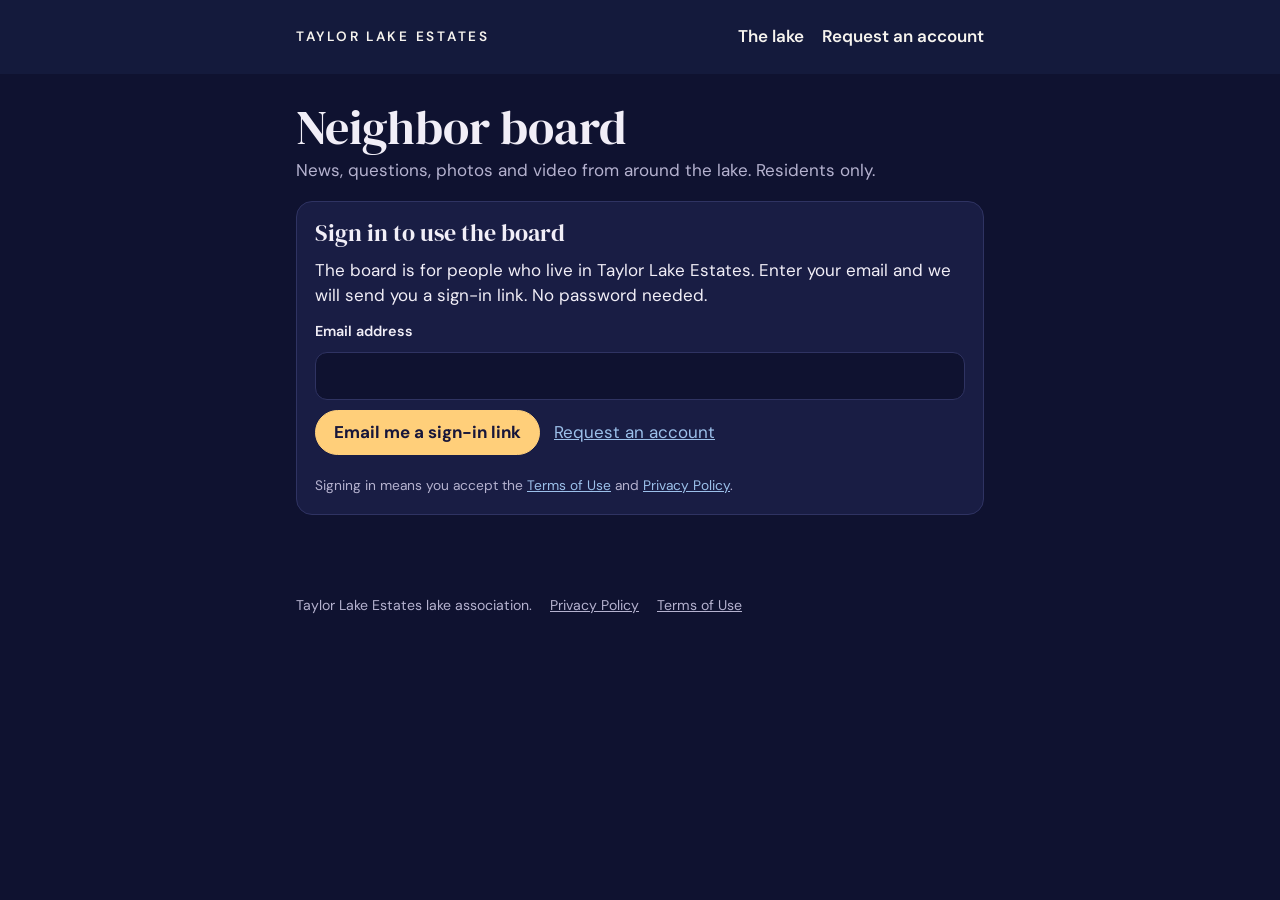
<file: board.html>
<!DOCTYPE html>
<html lang="en">
<head>
<meta charset="utf-8">
<meta name="viewport" content="width=device-width, initial-scale=1">
<title>Neighbor Board</title>
<link rel="stylesheet" href="assets/fonts.css">
<style>
/* Layout idea: one quiet column, like a feed. Same palette as the lake page: light by day, indigo after sunset. */
:root{
  --paper:#f4f1ea; --surface:#fffdf8; --ink:#17163a; --muted:#5b5975; --line:#dcd6c9;
  --water:#2a5c8f; --buoy:#b84a17; --on-accent:#fff; --ok:#2c7a4c; --warn:#946407; --crit:#b3372b;
  --display:"DM Serif Display",Georgia,"Times New Roman",serif;
  --body:"DM Sans","Segoe UI",system-ui,sans-serif;
  color-scheme:light;
}
:root[data-phase="dusk"],:root[data-phase="night"]{
  --paper:#0f1230; --surface:#191d44; --ink:#f1eef7; --muted:#b5b2cf; --line:#2f3362;
  --water:#9cc0ea; --buoy:#ffcf7a; --on-accent:#17163a; --ok:#6fd09a; --warn:#f0c463; --crit:#ff8f85; color-scheme:dark;
}
*{box-sizing:border-box}
body{margin:0;background:var(--paper);color:var(--ink);font-family:var(--body);font-size:17px;line-height:1.5}
h1,h2{font-family:var(--display);font-weight:400;line-height:1.05;margin:0;text-wrap:balance}
h1{font-size:clamp(2rem,6vw,3rem)}
h2{font-size:1.5rem}
p{margin:0}
a{color:var(--water)}
:focus-visible{outline:3px solid var(--buoy);outline-offset:2px}
[hidden]{display:none!important}
.bar{background:#141a3c;color:#f6f3ee}
.bar .in{max-width:720px;margin:0 auto;padding:16px 16px;display:flex;gap:10px 18px;align-items:center;flex-wrap:wrap}
.bar a{color:#f6f3ee;text-decoration:none;font-weight:600;padding:8px 0}
.bar .brand{letter-spacing:.2em;text-transform:uppercase;font-size:.85rem;margin-right:auto}
.bar .who{font-size:.9rem;color:#d6d2e6}
.col{max-width:720px;margin:0 auto;padding:28px 16px 80px;display:grid;gap:18px}
.card{background:var(--surface);border:1px solid var(--line);border-radius:16px;padding:18px;display:grid;gap:12px}
.muted{color:var(--muted)}.small{font-size:.86rem}
button,.btn{font:inherit;color:inherit;cursor:pointer;border-radius:999px;border:1.5px solid var(--ink);background:transparent;padding:9px 18px;font-weight:700;min-height:44px;text-decoration:none;display:inline-flex;align-items:center;gap:8px}
button.primary{background:var(--buoy);border-color:var(--buoy);color:var(--on-accent)}
button.ghost{border-color:var(--line);font-weight:600}
button.link{border:0;padding:4px 6px;min-height:0;border-radius:4px;color:var(--water);text-decoration:underline;font-weight:600;font-size:.86rem}
button:disabled{opacity:.5;cursor:not-allowed}
input[type=text],input[type=email],select,textarea{font:inherit;color:inherit;width:100%;background:var(--paper);border:1.5px solid var(--line);border-radius:12px;padding:10px 12px;min-height:44px}
textarea{min-height:92px;resize:vertical}
label{font-weight:600;font-size:.9rem}
.row{display:flex;gap:10px 14px;flex-wrap:wrap;align-items:center}
.msg{font-size:.92rem;font-weight:600}.msg.err{color:var(--crit)}.msg.good{color:var(--ok)}
.check{display:flex;gap:8px;align-items:center;font-weight:600;font-size:.92rem}
.check input{width:18px;height:18px;accent-color:var(--water)}
.file{position:relative;overflow:hidden}
.file input{position:absolute;inset:0;opacity:0;cursor:pointer;font-size:0}
.picks{display:flex;gap:8px;flex-wrap:wrap}
.pick{display:flex;align-items:center;gap:8px;background:var(--paper);border:1px solid var(--line);border-radius:10px;padding:6px 6px 6px 10px;font-size:.86rem;max-width:100%}
.pick span{overflow:hidden;text-overflow:ellipsis;white-space:nowrap;max-width:220px}
.filters{display:flex;gap:8px;flex-wrap:wrap}
.filters button{min-height:40px;padding:6px 14px;font-weight:600;border-color:var(--line)}
.filters button[aria-pressed="true"]{background:var(--ink);color:var(--paper);border-color:var(--ink)}
.head{display:flex;gap:12px;align-items:center}
.ava{flex:none;width:44px;height:44px;border-radius:50%;background:var(--water);color:var(--paper);display:grid;place-items:center;font-weight:700;font-size:1.1rem}
.head .name{font-weight:700}
.head .meta{display:flex;gap:6px 10px;flex-wrap:wrap;font-size:.84rem;color:var(--muted);align-items:center}
.tag{font-size:.74rem;font-weight:700;padding:2px 9px;border-radius:999px;border:1.5px solid currentColor}
.tag.ok{color:var(--ok)}.tag.warn{color:var(--warn)}
.body{white-space:pre-wrap;overflow-wrap:anywhere;font-size:1.05rem}
.media{display:grid;gap:6px;border-radius:12px;overflow:hidden}
.media.n2,.media.n3,.media.n4{grid-template-columns:repeat(2,minmax(0,1fr))}
.media.n3 .m:first-child{grid-column:1/-1}
.media .m{display:block;padding:0;border:0;border-radius:0;min-height:0;background:var(--line);cursor:zoom-in;width:100%;aspect-ratio:4/3}
.media.n1 .m{aspect-ratio:auto;max-height:560px}
.media img{width:100%;height:100%;object-fit:cover;display:block}
.media.n1 img{object-fit:contain;max-height:560px;background:#0b0d24}
.media video{width:100%;max-height:560px;display:block;background:#0b0d24}
.acts{display:flex;gap:10px;flex-wrap:wrap;align-items:center;border-top:1px solid var(--line);padding-top:10px}
.acts button{min-height:40px;padding:6px 14px;font-weight:600;border-color:var(--line)}
.acts button[aria-pressed="true"]{background:var(--water);border-color:var(--water);color:var(--paper)}
.comments{display:grid;gap:10px}
.comment{background:var(--paper);border-radius:14px;padding:10px 14px;display:grid;gap:2px}
.comment .meta{display:flex;gap:8px 10px;flex-wrap:wrap;font-size:.82rem;color:var(--muted);align-items:center}
.comment p{white-space:pre-wrap;overflow-wrap:anywhere}
.cform{display:flex;gap:8px;flex-wrap:wrap}
.cform input{flex:1 1 220px;width:auto}
.empty{padding:22px;border:1.5px dashed var(--line);border-radius:16px;color:var(--muted)}
dialog{border:0;border-radius:16px;padding:14px;background:var(--surface);color:var(--ink);max-width:min(94vw,1100px)}
dialog::backdrop{background:rgba(5,6,26,.82)}
dialog img{max-width:100%;max-height:78vh;display:block;border-radius:10px;margin:0 auto}
footer{max-width:720px;margin:0 auto;padding:0 16px 48px;color:var(--muted);font-size:.88rem;display:flex;gap:8px 18px;flex-wrap:wrap}
footer a{color:var(--muted)}
</style>
</head>
<body>

<header class="bar"><div class="in">
  <a class="brand" href="./">Taylor Lake Estates</a>
  <span class="who" id="who"></span>
  <a href="./">The lake</a>
  <a href="./#account" id="acct-link">My account</a>
  <button type="button" id="signout" class="ghost" style="border-color:rgba(255,255,255,.5);color:#f6f3ee" hidden>Sign out</button>
</div></header>

<main class="col">
  <div>
    <h1>Neighbor board</h1>
    <p class="muted" style="margin-top:6px">News, questions, photos and video from around the lake. Residents only.</p>
  </div>

  <!-- signed out -->
  <div class="card" id="gate" hidden>
    <h2>Sign in to use the board</h2>
    <p>The board is for people who live in Taylor Lake Estates. Enter your email and we will send you a sign-in link. No password needed.</p>
    <form id="signin-form" style="display:grid;gap:10px">
      <label for="si-email">Email address</label>
      <input type="email" id="si-email" maxlength="254" required autocomplete="email">
      <div class="row"><button class="primary" type="submit" id="si-send">Email me a sign-in link</button><a href="./#account">Request an account</a></div>
      <span class="msg" id="si-msg" role="status"></span>
      <p class="small muted">Signing in means you accept the <a href="terms.html">Terms of Use</a> and <a href="privacy.html">Privacy Policy</a>.</p>
    </form>
  </div>
  <div class="card" id="inactive" hidden><h2>Your account is not active</h2><p>Contact the lake manager to have it turned back on.</p></div>
  <p class="empty" id="loading">Opening the board…</p>

  <!-- signed in -->
  <div id="app" hidden style="display:grid;gap:18px">
    <form class="card" id="composer">
      <label for="c-body">Share something with the neighbors</label>
      <textarea id="c-body" maxlength="1000" placeholder="What's happening at the lake?"></textarea>
      <div class="picks" id="picks"></div>
      <div class="row">
        <span class="btn ghost file" style="border-color:var(--line)">Add photos<input type="file" id="c-photos" accept="image/jpeg,image/png,image/webp" multiple aria-label="Add photos"></span>
        <span class="btn ghost file" style="border-color:var(--line)">Add a video<input type="file" id="c-video" accept="video/mp4,video/webm,video/quicktime" aria-label="Add a video"></span>
        <label for="c-cat" class="small" style="margin-left:auto">Topic</label>
        <select id="c-cat" style="width:auto"><option>General</option><option>Lake notes</option><option>Lost and found</option><option>For sale or free</option></select>
      </div>
      <label class="check" for="c-aud" id="c-aud-wrap" hidden><input type="checkbox" id="c-aud"> Lakefront members only</label>
      <div class="row"><button class="primary" type="submit" id="c-post">Post</button><span class="msg" id="c-msg" role="status"></span></div>
      <p class="small muted">Up to 4 photos, or 1 video up to 25 MB, per post. Three videos a week. Photos are resized and stripped of location data before upload. Videos upload as they are, so turn off location tagging in your camera if that matters to you.</p>
    </form>

    <div class="filters" id="filters" role="group" aria-label="Show topic"></div>
    <div id="feed" style="display:grid;gap:18px"></div>
    <div class="row" style="justify-content:center"><button type="button" class="ghost" id="more" hidden>Show older posts</button></div>
  </div>
</main>

<dialog id="lightbox" aria-label="Photo"><img id="lb-img" alt=""><div class="row" style="justify-content:flex-end;margin-top:10px"><button type="button" id="lb-close">Close</button></div></dialog>

<footer><span>Taylor Lake Estates lake association.</span><a href="privacy.html">Privacy Policy</a><a href="terms.html">Terms of Use</a></footer>

<script src="assets/supabase.js"></script>
<script>
(function(){
"use strict";
const $=s=>document.querySelector(s);
function h(tag,attrs,...kids){const e=document.createElement(tag);
  for(const k in (attrs||{})){const v=attrs[k]; if(k==="class")e.className=v; else if(k.startsWith("on"))e.addEventListener(k.slice(2),v); else if(v!==false&&v!=null)e.setAttribute(k,v===true?"":v);}
  for(const c of kids){if(c==null)continue; e.append(c.nodeType?c:document.createTextNode(String(c)));} return e;}
const uidNew=()=>(crypto.randomUUID?crypto.randomUUID():Date.now().toString(36)+Math.random().toString(36).slice(2));
const say=(sel,t,c)=>{const e=$(sel);e.textContent=t;e.className="msg "+(c||"");};
function ago(t){const s=(Date.now()-new Date(t))/1000;return s<90?"just now":s<3600?Math.round(s/60)+" min ago":s<86400?Math.round(s/3600)+" hr ago":s<7*86400?(Math.round(s/86400)===1?"1 day ago":Math.round(s/86400)+" days ago"):new Date(t).toLocaleDateString(undefined,{month:"short",day:"numeric",year:"numeric"});}

/* palette follows the lake's day, as on the home page */
(function(){
  const LAT=38.729,LON=-89.883,now=new Date(),o={};
  new Intl.DateTimeFormat("en-US",{timeZone:"America/Chicago",hour12:false,year:"numeric",month:"numeric",day:"numeric",hour:"numeric",minute:"numeric"}).formatToParts(now).forEach(p=>o[p.type]=p.value);
  const min=((+o.hour)%24)*60+(+o.minute),doy=Math.round((Date.UTC(+o.year,+o.month-1,+o.day)-Date.UTC(+o.year,0,0))/864e5),g=2*Math.PI/365*(doy-1),r=Math.PI/180;
  const eq=229.18*(0.000075+0.001868*Math.cos(g)-0.032077*Math.sin(g)-0.014615*Math.cos(2*g)-0.040849*Math.sin(2*g));
  const dec=0.006918-0.399912*Math.cos(g)+0.070257*Math.sin(g)-0.006758*Math.cos(2*g)+0.000907*Math.sin(2*g)-0.002697*Math.cos(3*g)+0.00148*Math.sin(3*g);
  const ha=Math.acos(Math.cos(90.833*r)/(Math.cos(LAT*r)*Math.cos(dec))-Math.tan(LAT*r)*Math.tan(dec))/r;
  let off=min-(now.getUTCHours()*60+now.getUTCMinutes());if(off>720)off-=1440;if(off<-720)off+=1440;
  const rise=720-4*(LON+ha)-eq+off,set=720-4*(LON-ha)-eq+off;
  document.documentElement.setAttribute("data-phase",min<rise-40?"night":min<rise+40?"dawn":min<set-40?"day":min<set+50?"dusk":"night");
})();

const SB_URL="https://rfynqrfylvbqttqarkpl.supabase.co",SB_KEY="sb_publishable_nyTpfrasZU2ZNiacogHrtw_qiln7wfE";
const sb=window.supabase&&window.supabase.createClient?window.supabase.createClient(SB_URL,SB_KEY):null;
const MAX_PHOTOS=4,MAX_VIDEO=25*1024*1024,PAGE=20,TOPICS=["General","Lake notes","Lost and found","For sale or free"];
const S={me:null,profile:null,people:{},posts:[],comments:[],media:[],likes:[],urls:{},picks:[],topic:"",more:false,busy:{}};
const isRes=()=>!!(S.profile&&S.profile.active),isMgr=()=>isRes()&&!!S.profile.is_manager,isLake=()=>isRes()&&!!S.profile.is_lakefront;
const who=id=>id===S.me.id?"You":(S.people[id]&&S.people[id].display_name)||"A neighbor";
const errText=e=>!e?"":e.code==="P0001"?e.message:e.code==="42501"?"Your account does not have access to do that.":"That did not go through. Check your connection and try again.";

/* ---------- composer ---------- */
function renderPicks(){
  $("#picks").replaceChildren(...S.picks.map((p,i)=>h("div",{class:"pick"},h("span",null,(p.kind==="video"?"Video: ":"Photo: ")+p.file.name),
    h("button",{class:"link",type:"button","aria-label":"Remove "+p.file.name,onclick:()=>{S.picks.splice(i,1);renderPicks();}},"Remove"))));
}
$("#c-photos").addEventListener("change",ev=>{
  const files=[...ev.target.files];ev.target.value="";
  if(S.picks.some(p=>p.kind==="video")){say("#c-msg","A post can hold one video or up to four photos, not both.","err");return;}
  for(const f of files){
    if(!/^image\/(jpeg|png|webp)$/.test(f.type)){say("#c-msg",f.name+" is not a JPEG, PNG, or WebP photo.","err");continue;}
    if(S.picks.length>=MAX_PHOTOS){say("#c-msg","A post can hold up to four photos.","err");break;}
    S.picks.push({kind:"image",file:f});
  }
  renderPicks();
});
$("#c-video").addEventListener("change",ev=>{
  const f=ev.target.files[0];ev.target.value="";if(!f)return;
  if(S.picks.length){say("#c-msg","A post can hold one video or up to four photos, not both.","err");return;}
  if(!/^video\/(mp4|webm|quicktime)$/.test(f.type)){say("#c-msg","That video format is not supported. Use MP4, MOV, or WebM.","err");return;}
  if(f.size>MAX_VIDEO){say("#c-msg","That video is "+(f.size/1048576).toFixed(0)+" MB. The limit is 25 MB. Trim it or record at a lower quality.","err");return;}
  S.picks.push({kind:"video",file:f});say("#c-msg","");renderPicks();
});
async function shrink(file){
  const url=URL.createObjectURL(file);
  try{
    const img=await new Promise((ok,no)=>{const i=new Image();i.onload=()=>ok(i);i.onerror=no;i.src=url;});
    const k=Math.min(1,1600/Math.max(img.naturalWidth,img.naturalHeight)),c=document.createElement("canvas");
    c.width=Math.max(1,Math.round(img.naturalWidth*k));c.height=Math.max(1,Math.round(img.naturalHeight*k));
    c.getContext("2d").drawImage(img,0,0,c.width,c.height);
    return await new Promise(ok=>c.toBlob(ok,"image/jpeg",.85));
  }finally{URL.revokeObjectURL(url);}
}
$("#composer").addEventListener("submit",async ev=>{
  ev.preventDefault();if(!isRes()||S.busy.post)return;
  const body=$("#c-body").value.trim().slice(0,1000),picks=S.picks.slice();
  if(!body&&!picks.length){say("#c-msg","Write something or add a photo or video.","err");return;}
  S.busy.post=true;$("#c-post").disabled=true;say("#c-msg",picks.length?"Uploading…":"Posting…");
  let postId=null;const paths=[];
  try{
    const ins=await sb.from("board_posts").insert({body:body||(picks[0].kind==="video"?"Shared a video":"Shared a photo"),category:$("#c-cat").value,audience:$("#c-aud").checked?"lakefront":"all"}).select("id").single();
    if(ins.error){say("#c-msg",errText(ins.error),"err");return;}
    postId=ins.data.id;
    for(let i=0;i<picks.length;i++){
      const p=picks[i];say("#c-msg","Uploading "+(i+1)+" of "+picks.length+"…");
      let blob=p.file,ext=p.kind==="video"?(p.file.type==="video/webm"?"webm":p.file.type==="video/quicktime"?"mov":"mp4"):"jpg",type=p.file.type;
      if(p.kind==="image"){try{blob=await shrink(p.file);}catch(e){blob=null;}type="image/jpeg";if(!blob)throw {user:p.file.name+" could not be read as a photo."};}
      const path=S.me.id+"/"+postId+"/"+uidNew()+"."+ext;
      const up=await sb.storage.from("board").upload(path,blob,{contentType:type,upsert:false});
      if(up.error)throw {user:p.kind==="video"?"The video did not upload. It may be over 25 MB or in a format the site does not accept.":"A photo did not upload. Check your connection and try again."};
      paths.push(path);
      const row=await sb.from("board_media").insert({post_id:postId,kind:p.kind,storage_path:path});
      if(row.error)throw {user:errText(row.error)};
    }
    $("#c-body").value="";$("#c-aud").checked=false;S.picks=[];renderPicks();say("#c-msg","Posted.","good");
    await loadFeed(true);
  }catch(e){
    if(paths.length)await sb.storage.from("board").remove(paths);
    if(postId)await sb.from("board_posts").delete().eq("id",postId);
    say("#c-msg",(e&&e.user)||"The post did not go through. Nothing was saved.","err");
  }finally{S.busy.post=false;$("#c-post").disabled=false;}
});

/* ---------- feed ---------- */
function renderFilters(){
  $("#filters").replaceChildren(...[["","Everything"]].concat(TOPICS.map(t=>[t,t])).map(q=>
    h("button",{type:"button","aria-pressed":String(S.topic===q[0]),onclick:()=>{S.topic=q[0];renderFilters();loadFeed(true);}},q[1])));
}
function mediaNode(p){
  const ms=S.media.filter(m=>m.post_id===p.id);if(!ms.length)return null;
  const box=h("div",{class:"media n"+ms.length});
  for(const m of ms){const url=S.urls[m.storage_path];if(!url)continue;
    if(m.kind==="video"){box.className="media";box.append(h("video",{src:url,controls:true,preload:"metadata",playsinline:true,"aria-label":"Video from "+who(p.user_id)}));}
    else box.append(h("button",{class:"m",type:"button","aria-label":"Open photo from "+who(p.user_id),onclick:()=>{$("#lb-img").src=url;$("#lb-img").alt="Photo from "+who(p.user_id);const d=$("#lightbox");if(d.showModal)d.showModal();}},h("img",{src:url,alt:"Photo from "+who(p.user_id),loading:"lazy"})));}
  return box;
}
function postNode(p){
  const likes=S.likes.filter(l=>l.post_id===p.id),liked=likes.some(l=>l.user_id===S.me.id),cs=S.comments.filter(c=>c.parent_id===p.id);
  const canDel=x=>x.user_id===S.me.id||isMgr(),name=who(p.user_id);
  const inp=h("input",{type:"text",maxlength:"1000","aria-label":"Comment on this post",placeholder:"Write a comment"});
  const card=h("article",{class:"card"},
    h("div",{class:"head"},h("div",{class:"ava","aria-hidden":"true"},(name==="You"?(S.profile.display_name||"Y"):name).trim().charAt(0).toUpperCase()||"N"),
      h("div",null,h("div",{class:"name"},name),h("div",{class:"meta"},h("span",null,ago(p.created_at)),p.category!=="General"?h("span",{class:"tag ok"},p.category):null,p.audience==="lakefront"?h("span",{class:"tag warn"},"Lakefront members only"):null))),
    h("p",{class:"body"},p.body),mediaNode(p),
    h("div",{class:"acts"},
      h("button",{type:"button","aria-pressed":String(liked),onclick:()=>toggleLike(p,liked)},(liked?"Liked":"Like")+(likes.length?" · "+likes.length:"")),
      h("span",{class:"small muted"},cs.length===1?"1 comment":cs.length+" comments"),
      canDel(p)?h("button",{class:"link",type:"button",style:"margin-left:auto",onclick:()=>askDelete(p,card)},"Remove post"):null),
    cs.length?h("div",{class:"comments"},...cs.map(c=>h("div",{class:"comment"},h("div",{class:"meta"},h("strong",null,who(c.user_id)),h("span",null,ago(c.created_at)),canDel(c)?h("button",{class:"link",type:"button",onclick:()=>delComment(c)},"Remove"):null),h("p",null,c.body)))):null,
    h("form",{class:"cform",onsubmit:ev=>{ev.preventDefault();addComment(p,inp);}},inp,h("button",{type:"submit",class:"ghost"},"Comment")));
  return card;
}
function renderFeed(){
  const box=$("#feed");
  if(!S.posts.length){box.replaceChildren(h("p",{class:"empty"},S.topic?"Nothing under that topic yet.":"No posts yet. Start the board with the form above."));$("#more").hidden=true;return;}
  box.replaceChildren(...S.posts.map(postNode));$("#more").hidden=!S.more;
}
async function loadFeed(reset){
  if(!isRes()||S.busy.feed)return;S.busy.feed=true;
  try{
    let q=sb.from("board_posts").select("id,user_id,category,body,audience,created_at").is("parent_id",null).order("created_at",{ascending:false}).limit(PAGE+1);
    if(S.topic)q=q.eq("category",S.topic);
    if(!reset&&S.posts.length)q=q.lt("created_at",S.posts[S.posts.length-1].created_at);
    const {data,error}=await q;if(error){if(reset)$("#feed").replaceChildren(h("p",{class:"empty"},"The board can't be reached right now."));return;}
    const page=(data||[]).slice(0,PAGE);S.more=(data||[]).length>PAGE;
    S.posts=reset?page:S.posts.concat(page);
    const ids=S.posts.map(p=>p.id);
    if(ids.length){
      const [c,m,l]=await Promise.all([
        sb.from("board_posts").select("id,user_id,parent_id,body,created_at").in("parent_id",ids).order("created_at",{ascending:true}).limit(2000),
        sb.from("board_media").select("id,post_id,kind,storage_path").in("post_id",ids).order("created_at",{ascending:true}).limit(1000),
        sb.from("board_likes").select("post_id,user_id").in("post_id",ids).limit(5000)]);
      S.comments=c.data||[];S.media=m.data||[];S.likes=l.data||[];
      const need=S.media.map(x=>x.storage_path).filter(x=>!S.urls[x]);
      if(need.length){const r=await sb.storage.from("board").createSignedUrls(need,3600);(r.data||[]).forEach(u=>{if(u&&u.signedUrl&&u.path)S.urls[u.path]=u.signedUrl;});}
    }else{S.comments=[];S.media=[];S.likes=[];}
    renderFeed();
  }finally{S.busy.feed=false;}
}
$("#more").addEventListener("click",()=>loadFeed(false));
async function toggleLike(p,liked){
  if(S.busy.like)return;S.busy.like=true;
  const r=liked?await sb.from("board_likes").delete().eq("post_id",p.id).eq("user_id",S.me.id):await sb.from("board_likes").insert({post_id:p.id});
  S.busy.like=false;
  if(!r.error||r.error.code==="23505"){S.likes=S.likes.filter(l=>!(l.post_id===p.id&&l.user_id===S.me.id));if(!liked)S.likes.push({post_id:p.id,user_id:S.me.id});renderFeed();}
}
async function addComment(p,inp){
  const body=inp.value.trim().slice(0,1000);if(!body||S.busy.c)return;S.busy.c=true;
  const {data,error}=await sb.from("board_posts").insert({body,category:p.category,audience:p.audience,parent_id:p.id}).select("id,user_id,parent_id,body,created_at").single();
  S.busy.c=false;if(error){inp.setCustomValidity(errText(error));inp.reportValidity();inp.setCustomValidity("");return;}
  inp.value="";S.comments.push(data);renderFeed();
}
async function delComment(c){const {error}=await sb.from("board_posts").delete().eq("id",c.id);if(!error){S.comments=S.comments.filter(x=>x.id!==c.id);renderFeed();}}
function askDelete(p,card){
  if(card.querySelector(".confirm"))return;
  const bar=h("div",{class:"row confirm"},h("span",{class:"msg err"},"Remove this post, its comments, and its photos or video? This cannot be undone."),
    h("button",{type:"button",onclick:async()=>{
      const paths=S.media.filter(m=>m.post_id===p.id).map(m=>m.storage_path);
      if(paths.length)await sb.storage.from("board").remove(paths);
      const {error}=await sb.from("board_posts").delete().eq("id",p.id);
      if(error){bar.replaceChildren(h("span",{class:"msg err"},errText(error)));return;}
      S.posts=S.posts.filter(x=>x.id!==p.id);renderFeed();}},"Yes, remove"),
    h("button",{type:"button",class:"ghost",onclick:()=>bar.remove()},"Keep it"));
  card.append(bar);
}
$("#lb-close").addEventListener("click",()=>$("#lightbox").close());
$("#lightbox").addEventListener("click",ev=>{if(ev.target===$("#lightbox"))$("#lightbox").close();});

/* ---------- session ---------- */
function show(which){["gate","inactive","loading","app"].forEach(id=>$("#"+id).hidden=id!==which);}
async function applySession(session){
  const uid=session&&session.user?session.user.id:null,prev=S.me?S.me.id:null;
  S.me=uid?session.user:null;$("#signout").hidden=!uid;$("#acct-link").textContent=uid?"My account":"Request an account";
  if(!uid){S.profile=null;$("#who").textContent="";show("gate");return;}
  if(uid===prev&&S.profile)return;
  const {data}=await sb.from("profiles").select("id,display_name,is_manager,is_lakefront,active").eq("id",uid).maybeSingle();
  S.profile=data||null;$("#who").textContent=S.profile?(S.profile.display_name||""):"";
  if(!isRes()){show("inactive");return;}
  const pp=await sb.from("profiles").select("id,display_name").limit(2000);S.people={};(pp.data||[]).forEach(p=>S.people[p.id]=p);
  $("#c-aud-wrap").hidden=!(isLake()||isMgr());renderFilters();show("app");loadFeed(true);
}
$("#signin-form").addEventListener("submit",async ev=>{
  ev.preventDefault();if(S.busy.si||!sb)return;const email=$("#si-email").value.trim().toLowerCase();if(!email)return;
  S.busy.si=true;$("#si-send").disabled=true;say("#si-msg","Sending…");
  const {error}=await sb.auth.signInWithOtp({email,options:{emailRedirectTo:location.origin+location.pathname}});
  S.busy.si=false;$("#si-send").disabled=false;
  if(error)say("#si-msg",error.status===429?"Too many tries. Wait a minute and try again.":"We could not send a link to that address. If you have not been approved yet, request an account.","err");
  else say("#si-msg","Check your email for the sign-in link.","good");
});
$("#signout").addEventListener("click",async()=>{await sb.auth.signOut();});
if(!sb){show("gate");$("#si-send").disabled=true;say("#si-msg","Sign-in is unavailable right now. Reload the page to try again.","err");}
else{
  sb.auth.onAuthStateChange((ev,session)=>{setTimeout(()=>applySession(session),0);});
  setInterval(()=>{if(document.visibilityState==="visible"&&isRes()&&!S.busy.post&&S.posts.length<=PAGE&&!document.activeElement.matches("input,textarea"))loadFeed(true);},60000);
}
})();
</script>
</body>
</html>
</file>
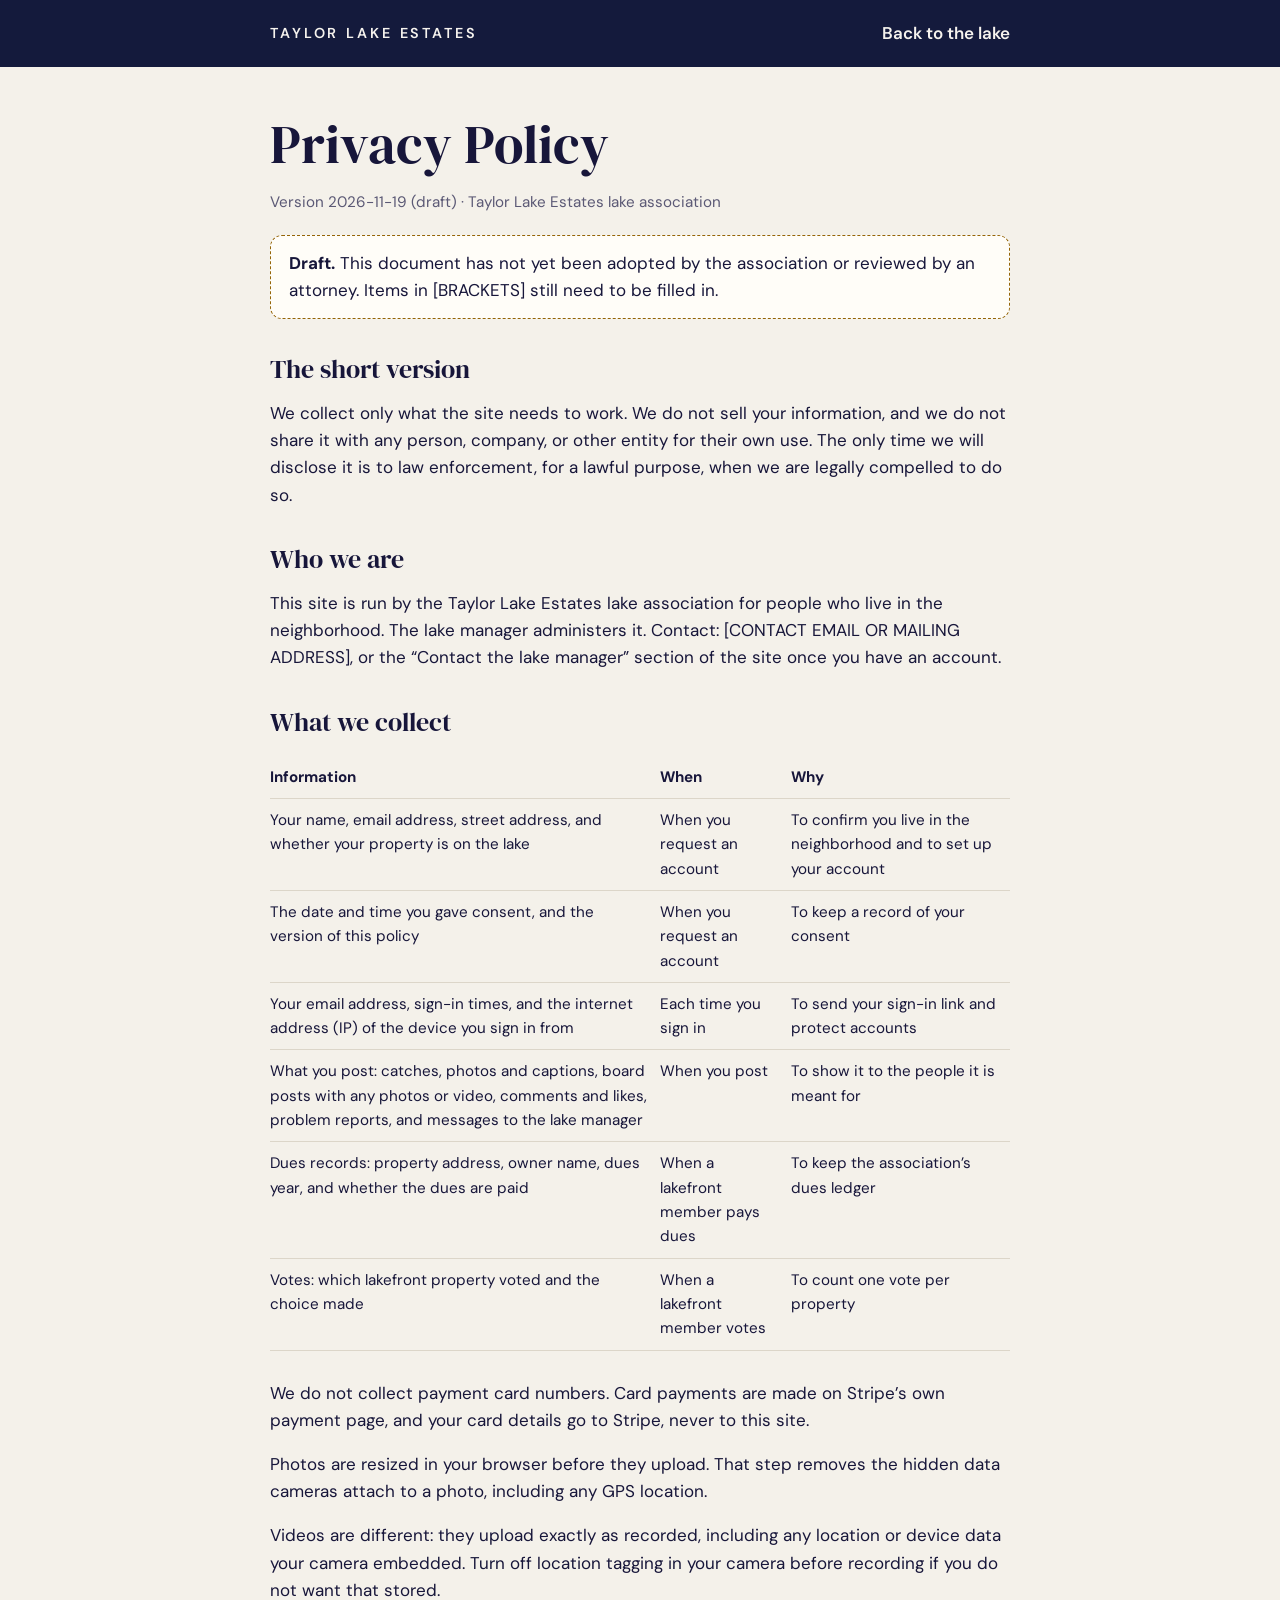
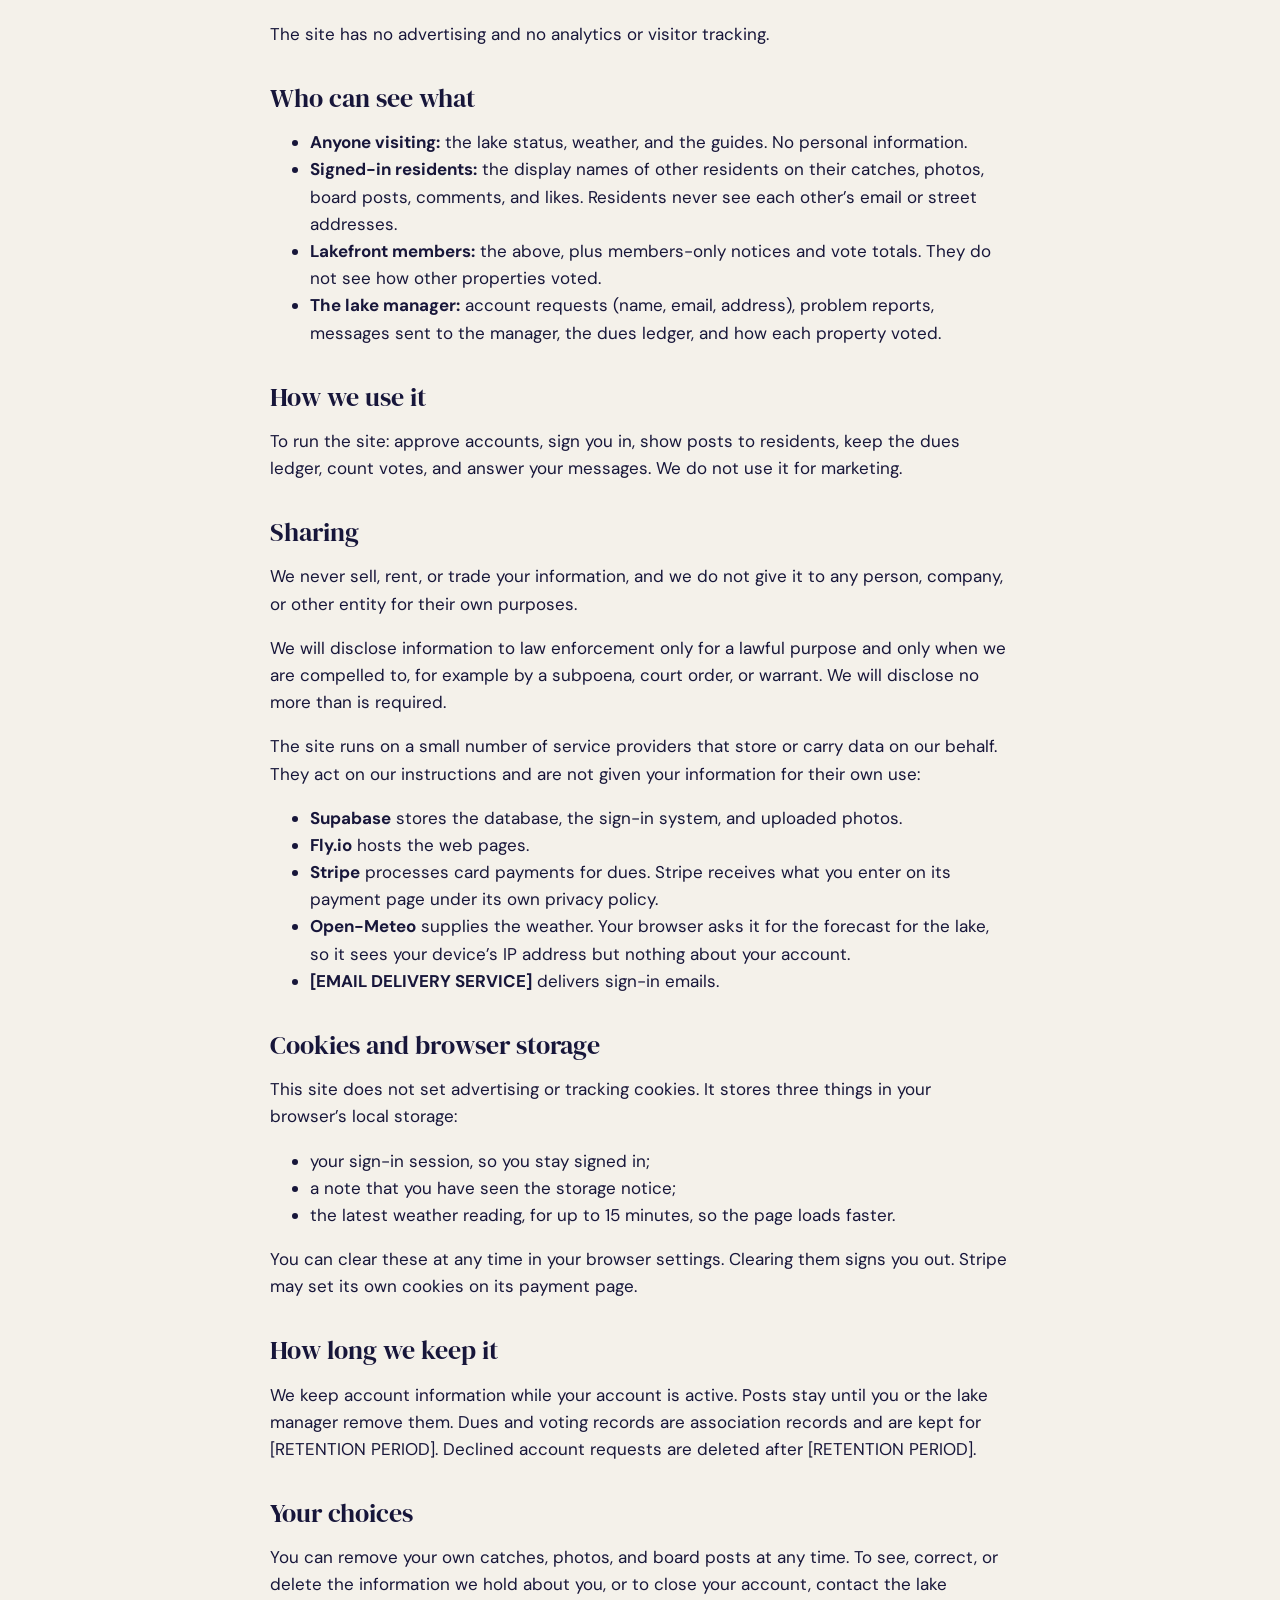
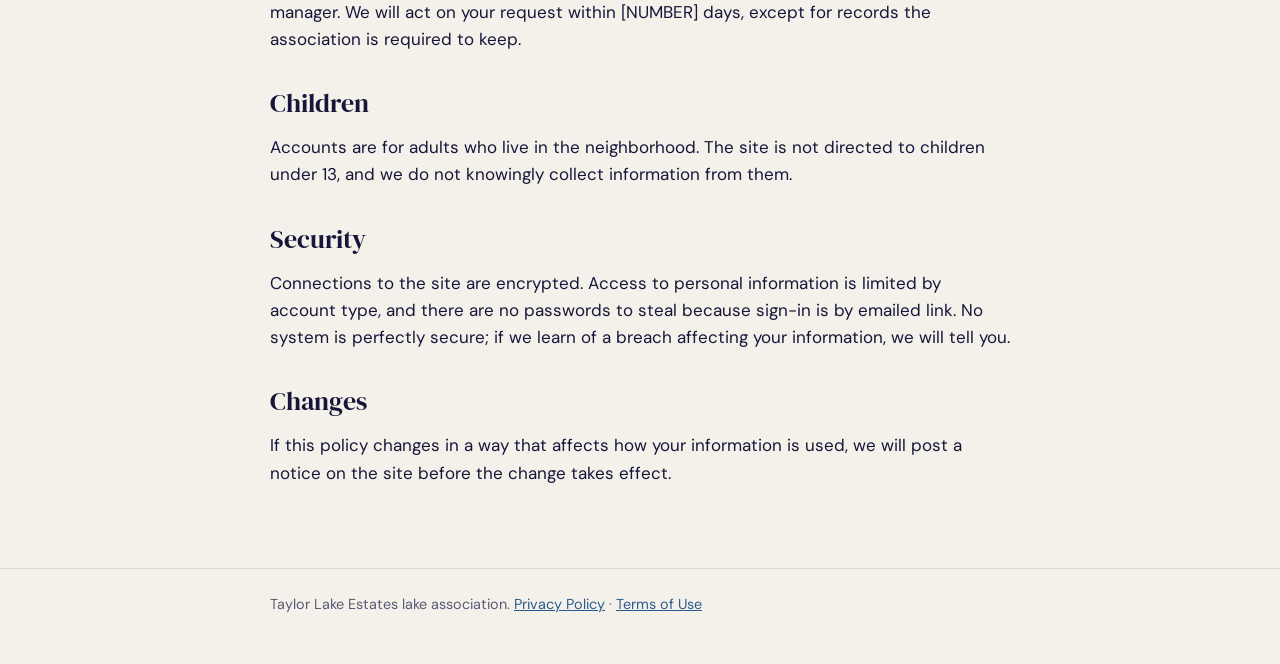
<file: privacy.html>
<!DOCTYPE html>
<html lang="en">
<head>
<meta charset="utf-8">
<meta name="viewport" content="width=device-width, initial-scale=1">
<title>Privacy Policy</title>
<link rel="stylesheet" href="assets/fonts.css">
<link rel="stylesheet" href="assets/legal.css">
</head>
<body>
<header><div class="wrap"><a class="brand" href="./">Taylor Lake Estates</a><a href="./">Back to the lake</a></div></header>
<main><div class="wrap">
<h1>Privacy Policy</h1>
<p class="meta">Version 2026-11-19 (draft) &middot; Taylor Lake Estates lake association</p>
<p class="draft"><strong>Draft.</strong> This document has not yet been adopted by the association or reviewed by an attorney. Items in [BRACKETS] still need to be filled in.</p>
<h2>The short version</h2>
<p>We collect only what the site needs to work. We do not sell your information, and we do not share it with any person, company, or other entity for their own use. The only time we will disclose it is to law enforcement, for a lawful purpose, when we are legally compelled to do so.</p>

<h2>Who we are</h2>
<p>This site is run by the Taylor Lake Estates lake association for people who live in the neighborhood. The lake manager administers it. Contact: [CONTACT EMAIL OR MAILING ADDRESS], or the &ldquo;Contact the lake manager&rdquo; section of the site once you have an account.</p>

<h2>What we collect</h2>
<div class="scroll"><table>
<thead><tr><th scope="col">Information</th><th scope="col">When</th><th scope="col">Why</th></tr></thead>
<tbody>
<tr><td>Your name, email address, street address, and whether your property is on the lake</td><td>When you request an account</td><td>To confirm you live in the neighborhood and to set up your account</td></tr>
<tr><td>The date and time you gave consent, and the version of this policy</td><td>When you request an account</td><td>To keep a record of your consent</td></tr>
<tr><td>Your email address, sign-in times, and the internet address (IP) of the device you sign in from</td><td>Each time you sign in</td><td>To send your sign-in link and protect accounts</td></tr>
<tr><td>What you post: catches, photos and captions, board posts with any photos or video, comments and likes, problem reports, and messages to the lake manager</td><td>When you post</td><td>To show it to the people it is meant for</td></tr>
<tr><td>Dues records: property address, owner name, dues year, and whether the dues are paid</td><td>When a lakefront member pays dues</td><td>To keep the association&rsquo;s dues ledger</td></tr>
<tr><td>Votes: which lakefront property voted and the choice made</td><td>When a lakefront member votes</td><td>To count one vote per property</td></tr>
</tbody></table></div>
<p>We do not collect payment card numbers. Card payments are made on Stripe&rsquo;s own payment page, and your card details go to Stripe, never to this site.</p>
<p>Photos are resized in your browser before they upload. That step removes the hidden data cameras attach to a photo, including any GPS location.</p>
<p>Videos are different: they upload exactly as recorded, including any location or device data your camera embedded. Turn off location tagging in your camera before recording if you do not want that stored.</p>
<p>The site has no advertising and no analytics or visitor tracking.</p>

<h2>Who can see what</h2>
<ul>
<li><strong>Anyone visiting:</strong> the lake status, weather, and the guides. No personal information.</li>
<li><strong>Signed-in residents:</strong> the display names of other residents on their catches, photos, board posts, comments, and likes. Residents never see each other&rsquo;s email or street addresses.</li>
<li><strong>Lakefront members:</strong> the above, plus members-only notices and vote totals. They do not see how other properties voted.</li>
<li><strong>The lake manager:</strong> account requests (name, email, address), problem reports, messages sent to the manager, the dues ledger, and how each property voted.</li>
</ul>

<h2>How we use it</h2>
<p>To run the site: approve accounts, sign you in, show posts to residents, keep the dues ledger, count votes, and answer your messages. We do not use it for marketing.</p>

<h2>Sharing</h2>
<p>We never sell, rent, or trade your information, and we do not give it to any person, company, or other entity for their own purposes.</p>
<p>We will disclose information to law enforcement only for a lawful purpose and only when we are compelled to, for example by a subpoena, court order, or warrant. We will disclose no more than is required.</p>
<p>The site runs on a small number of service providers that store or carry data on our behalf. They act on our instructions and are not given your information for their own use:</p>
<ul>
<li><strong>Supabase</strong> stores the database, the sign-in system, and uploaded photos.</li>
<li><strong>Fly.io</strong> hosts the web pages.</li>
<li><strong>Stripe</strong> processes card payments for dues. Stripe receives what you enter on its payment page under its own privacy policy.</li>
<li><strong>Open-Meteo</strong> supplies the weather. Your browser asks it for the forecast for the lake, so it sees your device&rsquo;s IP address but nothing about your account.</li>
<li><strong>[EMAIL DELIVERY SERVICE]</strong> delivers sign-in emails.</li>
</ul>

<h2 id="storage">Cookies and browser storage</h2>
<p>This site does not set advertising or tracking cookies. It stores three things in your browser&rsquo;s local storage:</p>
<ul>
<li>your sign-in session, so you stay signed in;</li>
<li>a note that you have seen the storage notice;</li>
<li>the latest weather reading, for up to 15 minutes, so the page loads faster.</li>
</ul>
<p>You can clear these at any time in your browser settings. Clearing them signs you out. Stripe may set its own cookies on its payment page.</p>

<h2>How long we keep it</h2>
<p>We keep account information while your account is active. Posts stay until you or the lake manager remove them. Dues and voting records are association records and are kept for [RETENTION PERIOD]. Declined account requests are deleted after [RETENTION PERIOD].</p>

<h2>Your choices</h2>
<p>You can remove your own catches, photos, and board posts at any time. To see, correct, or delete the information we hold about you, or to close your account, contact the lake manager. We will act on your request within [NUMBER] days, except for records the association is required to keep.</p>

<h2>Children</h2>
<p>Accounts are for adults who live in the neighborhood. The site is not directed to children under 13, and we do not knowingly collect information from them.</p>

<h2>Security</h2>
<p>Connections to the site are encrypted. Access to personal information is limited by account type, and there are no passwords to steal because sign-in is by emailed link. No system is perfectly secure; if we learn of a breach affecting your information, we will tell you.</p>

<h2>Changes</h2>
<p>If this policy changes in a way that affects how your information is used, we will post a notice on the site before the change takes effect.</p>
</div></main>
<footer><div class="wrap">Taylor Lake Estates lake association. <a href="privacy.html">Privacy Policy</a> &middot; <a href="terms.html">Terms of Use</a></div></footer>
</body>
</html>
</file>
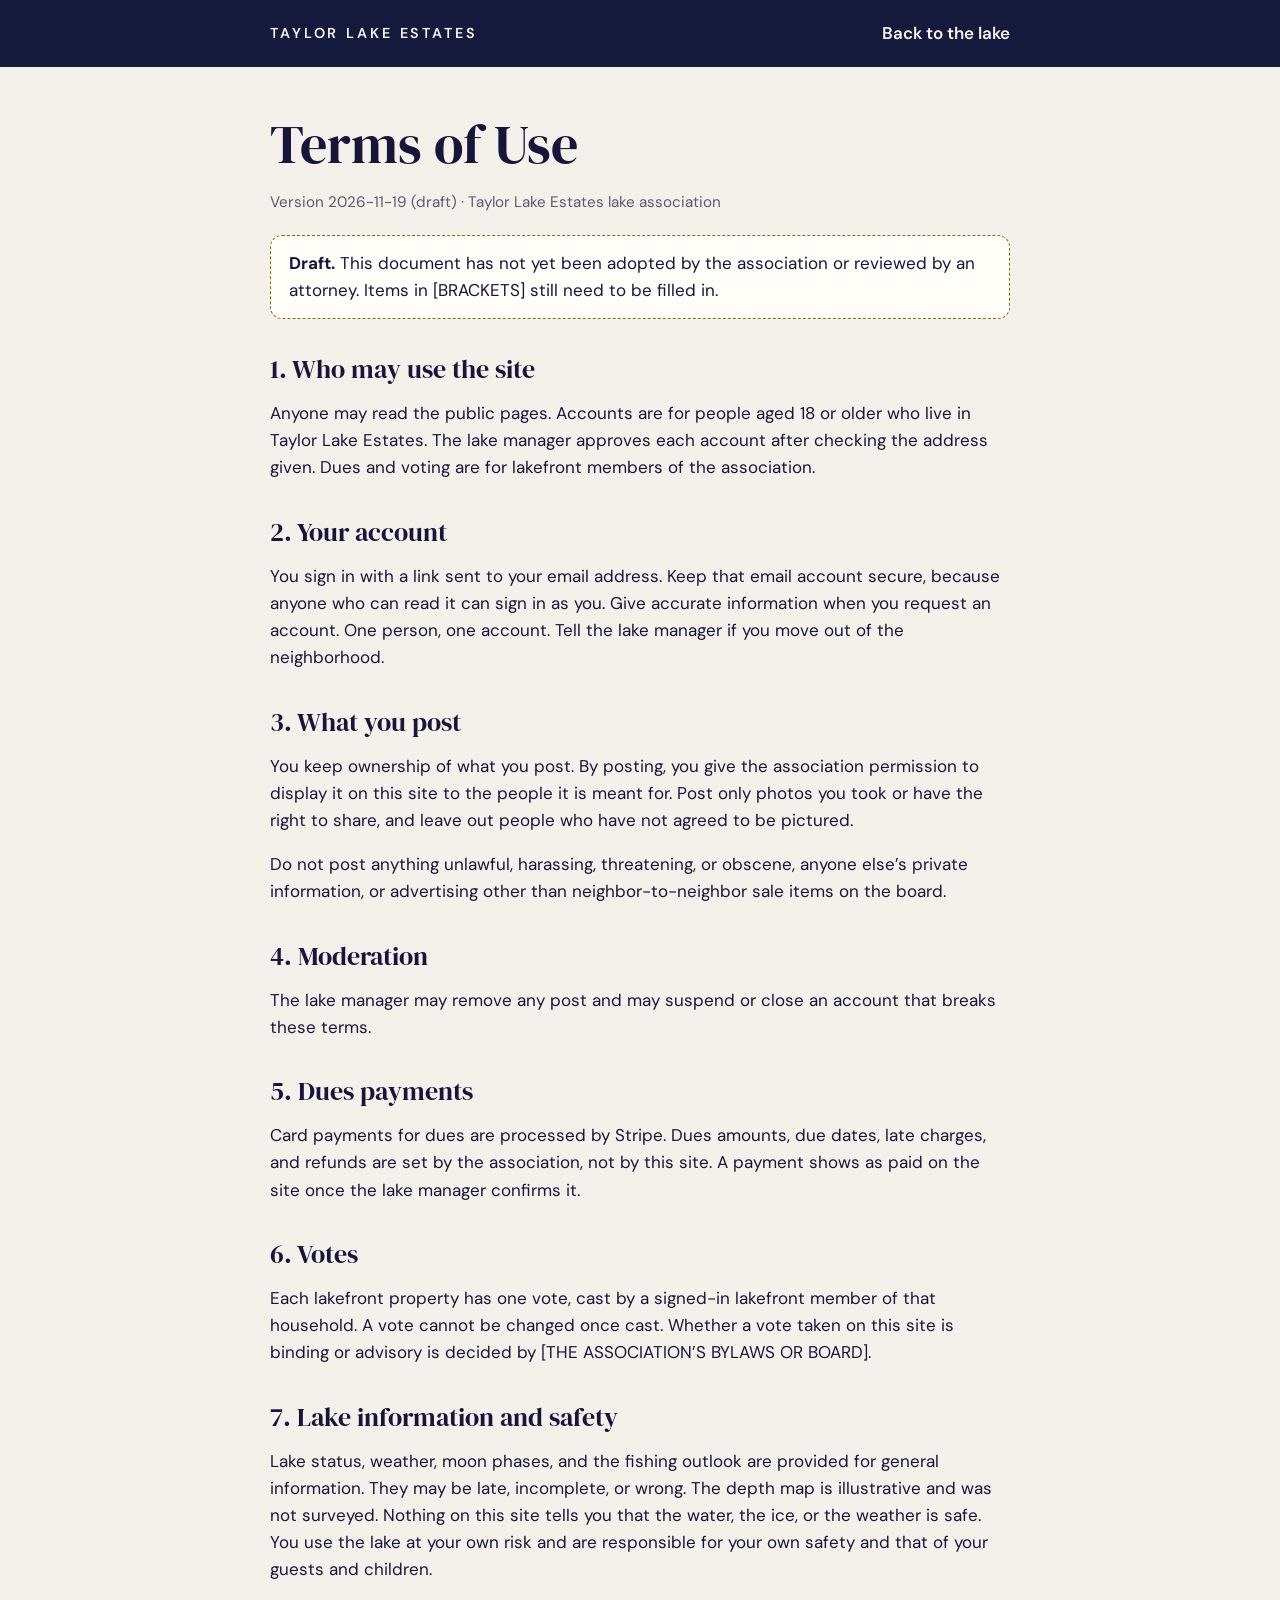
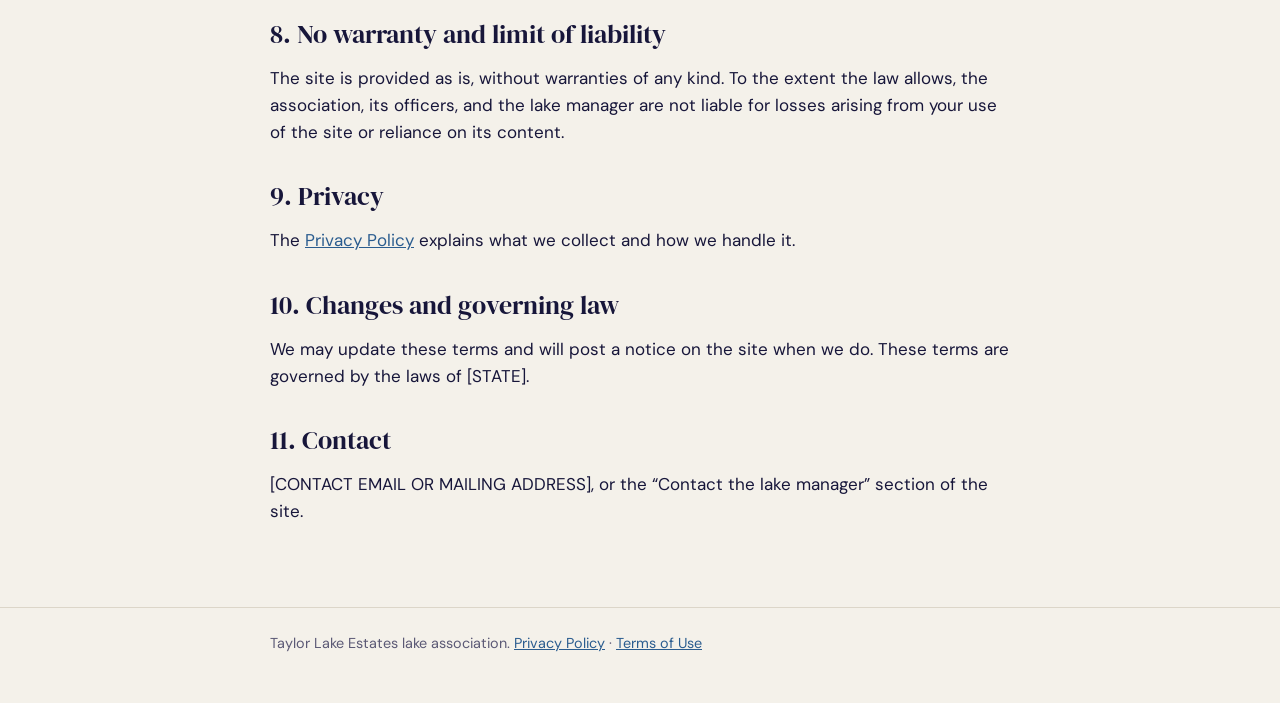
<file: terms.html>
<!DOCTYPE html>
<html lang="en">
<head>
<meta charset="utf-8">
<meta name="viewport" content="width=device-width, initial-scale=1">
<title>Terms of Use</title>
<link rel="stylesheet" href="assets/fonts.css">
<link rel="stylesheet" href="assets/legal.css">
</head>
<body>
<header><div class="wrap"><a class="brand" href="./">Taylor Lake Estates</a><a href="./">Back to the lake</a></div></header>
<main><div class="wrap">
<h1>Terms of Use</h1>
<p class="meta">Version 2026-11-19 (draft) &middot; Taylor Lake Estates lake association</p>
<p class="draft"><strong>Draft.</strong> This document has not yet been adopted by the association or reviewed by an attorney. Items in [BRACKETS] still need to be filled in.</p>
<h2>1. Who may use the site</h2>
<p>Anyone may read the public pages. Accounts are for people aged 18 or older who live in Taylor Lake Estates. The lake manager approves each account after checking the address given. Dues and voting are for lakefront members of the association.</p>

<h2>2. Your account</h2>
<p>You sign in with a link sent to your email address. Keep that email account secure, because anyone who can read it can sign in as you. Give accurate information when you request an account. One person, one account. Tell the lake manager if you move out of the neighborhood.</p>

<h2>3. What you post</h2>
<p>You keep ownership of what you post. By posting, you give the association permission to display it on this site to the people it is meant for. Post only photos you took or have the right to share, and leave out people who have not agreed to be pictured.</p>
<p>Do not post anything unlawful, harassing, threatening, or obscene, anyone else&rsquo;s private information, or advertising other than neighbor-to-neighbor sale items on the board.</p>

<h2>4. Moderation</h2>
<p>The lake manager may remove any post and may suspend or close an account that breaks these terms.</p>

<h2>5. Dues payments</h2>
<p>Card payments for dues are processed by Stripe. Dues amounts, due dates, late charges, and refunds are set by the association, not by this site. A payment shows as paid on the site once the lake manager confirms it.</p>

<h2>6. Votes</h2>
<p>Each lakefront property has one vote, cast by a signed-in lakefront member of that household. A vote cannot be changed once cast. Whether a vote taken on this site is binding or advisory is decided by [THE ASSOCIATION&rsquo;S BYLAWS OR BOARD].</p>

<h2>7. Lake information and safety</h2>
<p>Lake status, weather, moon phases, and the fishing outlook are provided for general information. They may be late, incomplete, or wrong. The depth map is illustrative and was not surveyed. Nothing on this site tells you that the water, the ice, or the weather is safe. You use the lake at your own risk and are responsible for your own safety and that of your guests and children.</p>

<h2>8. No warranty and limit of liability</h2>
<p>The site is provided as is, without warranties of any kind. To the extent the law allows, the association, its officers, and the lake manager are not liable for losses arising from your use of the site or reliance on its content.</p>

<h2>9. Privacy</h2>
<p>The <a href="privacy.html">Privacy Policy</a> explains what we collect and how we handle it.</p>

<h2>10. Changes and governing law</h2>
<p>We may update these terms and will post a notice on the site when we do. These terms are governed by the laws of [STATE].</p>

<h2>11. Contact</h2>
<p>[CONTACT EMAIL OR MAILING ADDRESS], or the &ldquo;Contact the lake manager&rdquo; section of the site.</p>
</div></main>
<footer><div class="wrap">Taylor Lake Estates lake association. <a href="privacy.html">Privacy Policy</a> &middot; <a href="terms.html">Terms of Use</a></div></footer>
</body>
</html>
</file>
<file: assets/fonts.css>
@font-face{font-family:"DM Sans";font-style:normal;font-weight:400;font-display:swap;src:url("fonts/dm-sans-latin-400-normal.woff2") format("woff2")}
@font-face{font-family:"DM Sans";font-style:normal;font-weight:500;font-display:swap;src:url("fonts/dm-sans-latin-500-normal.woff2") format("woff2")}
@font-face{font-family:"DM Sans";font-style:normal;font-weight:600;font-display:swap;src:url("fonts/dm-sans-latin-600-normal.woff2") format("woff2")}
@font-face{font-family:"DM Sans";font-style:normal;font-weight:700;font-display:swap;src:url("fonts/dm-sans-latin-700-normal.woff2") format("woff2")}
@font-face{font-family:"DM Sans";font-style:italic;font-weight:400;font-display:swap;src:url("fonts/dm-sans-latin-400-italic.woff2") format("woff2")}
@font-face{font-family:"DM Serif Display";font-style:normal;font-weight:400;font-display:swap;src:url("fonts/dm-serif-display-latin-400-normal.woff2") format("woff2")}
</file>
<file: assets/legal.css>
/* Shared look for the privacy and terms pages */
:root{--paper:#f4f1ea;--surface:#fffdf8;--ink:#17163a;--muted:#5b5975;--line:#dcd6c9;--water:#2a5c8f;--buoy:#b84a17}
*{box-sizing:border-box}
body{margin:0;background:var(--paper);color:var(--ink);font-family:"DM Sans","Segoe UI",system-ui,sans-serif;font-size:17px;line-height:1.6}
header{background:#141a3c;color:#f6f3ee}
header .wrap{display:flex;justify-content:space-between;align-items:center;gap:16px;flex-wrap:wrap;padding-top:20px;padding-bottom:20px}
header a{color:#f6f3ee;text-decoration:none;font-weight:600}
header .brand{letter-spacing:.2em;text-transform:uppercase;font-size:.9rem}
.wrap{max-width:780px;margin:0 auto;padding:0 20px}
main{padding:48px 0 64px}
h1,h2{font-family:"DM Serif Display",Georgia,serif;font-weight:400;line-height:1.1;text-wrap:balance}
h1{font-size:clamp(2.2rem,6vw,3.4rem);margin:0 0 8px}
h2{font-size:1.6rem;margin:36px 0 8px}
p,li{max-width:68ch}
a{color:var(--water)}
:focus-visible{outline:3px solid var(--buoy);outline-offset:2px}
.draft{background:var(--surface);border:1.5px dashed #946407;border-radius:12px;padding:14px 18px;margin:20px 0}
.meta{color:var(--muted);font-size:.95rem}
table{border-collapse:collapse;width:100%;font-size:.95rem;margin:12px 0}
th,td{text-align:left;padding:9px 12px 9px 0;border-bottom:1px solid var(--line);vertical-align:top}
.scroll{overflow-x:auto}
footer{border-top:1px solid var(--line);padding:24px 0 48px;color:var(--muted);font-size:.9rem}
</file>
